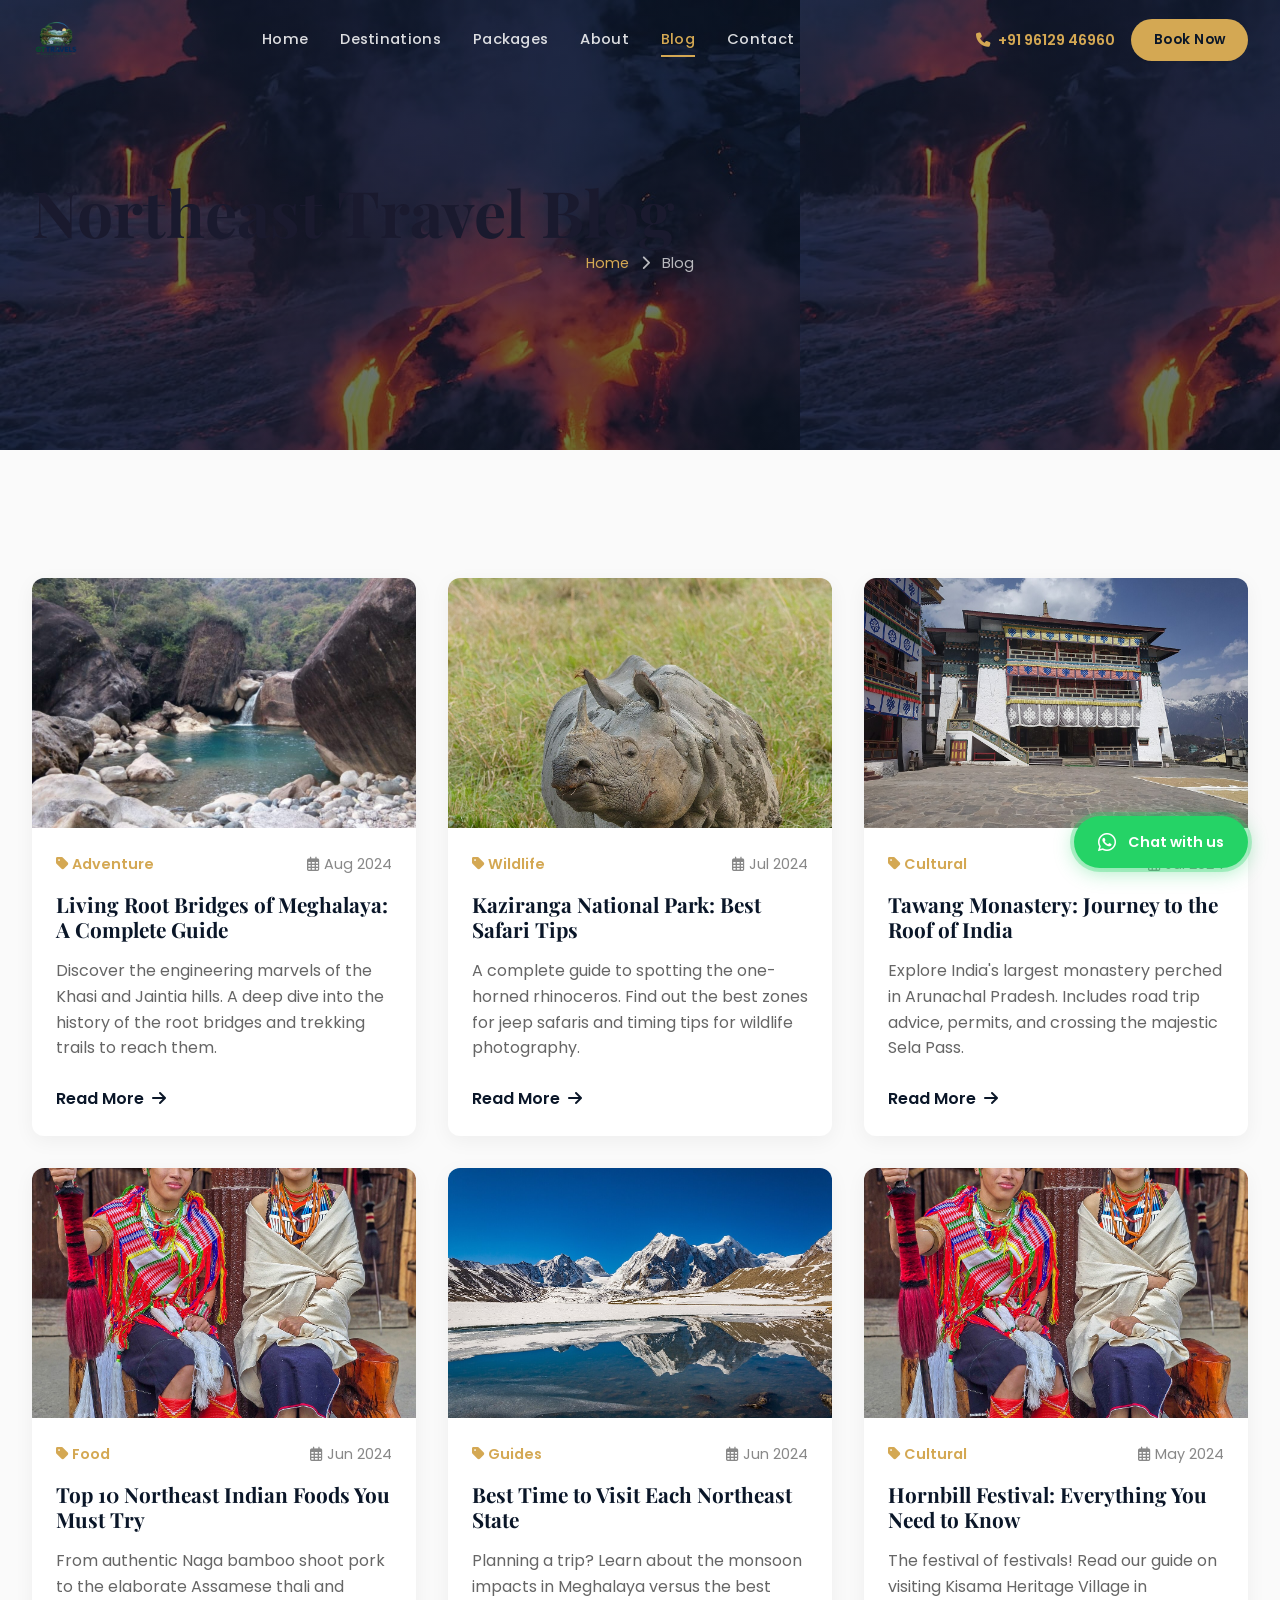
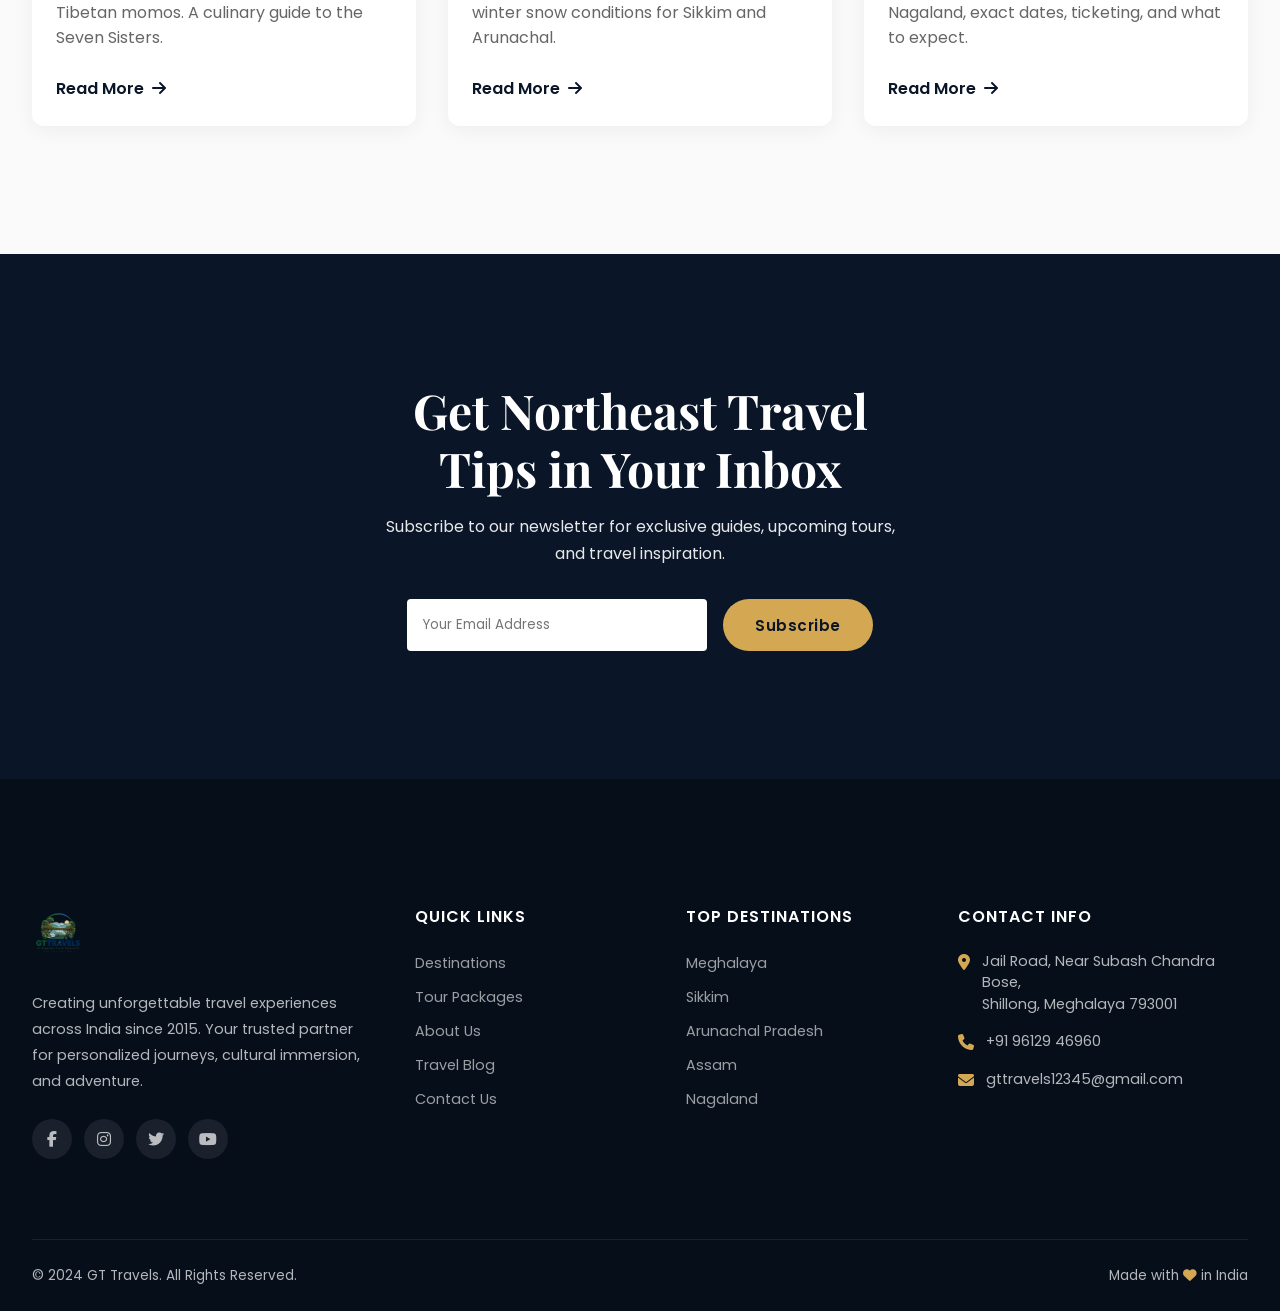
<file: blog.html>
<!DOCTYPE html>
<html lang="en">
<head>
  <meta charset="UTF-8">
  <meta name="viewport" content="width=device-width, initial-scale=1.0">
  <title>Northeast Travel Blog - GT Travels</title>
  <link rel="stylesheet" href="https://cdnjs.cloudflare.com/ajax/libs/font-awesome/6.5.1/css/all.min.css">
  <link rel="stylesheet" href="css/style.css?v=9">
</head>
<body>
  <nav class="navbar">
    <div class="container">
      <a href="index.html" class="nav-logo"><img src="images/logo.png" alt="GT Travels" class="nav-logo-img" style="height: 46px; max-height: 46px; width: auto; max-width: 140px; object-fit: contain; display: block;"></a>
      <div class="nav-links">
        <a href="index.html">Home</a>
        <a href="destinations.html">Destinations</a>
        <a href="packages.html">Packages</a>
        <a href="about.html">About</a>
        <a href="blog.html" class="active">Blog</a>
        <a href="contact.html">Contact</a>
      </div>
      <div class="nav-cta">
        <a href="tel:+919612946960" class="nav-phone"><i class="fas fa-phone"></i> +91 96129 46960</a>
        <a href="contact.html" class="btn btn-primary btn-sm">Book Now</a>
      </div>
      <button class="mobile-menu-btn" onclick="toggleMobileMenu()">
        <span></span><span></span><span></span>
      </button>
    </div>
  </nav>
  <div class="mobile-menu">
    <a href="index.html">Home</a>
    <a href="destinations.html">Destinations</a>
    <a href="packages.html">Packages</a>
    <a href="about.html">About</a>
    <a href="blog.html" class="active">Blog</a>
    <a href="contact.html">Contact</a>
    <a href="contact.html" class="btn btn-primary">Book Now</a>
  </div>

  <!-- Page Hero -->
  <header class="page-hero" style="background-image: linear-gradient(rgba(10, 22, 40, 0.6), rgba(10, 22, 40, 0.6)), url(images/meghalaya/krang-shuri.jpg);">
    <div class="container">
      <h1>Northeast Travel Blog</h1>
      <div class="breadcrumb">
        <a href="index.html">Home</a> <i class="fas fa-chevron-right"></i> <span>Blog</span>
      </div>
    </div>
  </header>

  <!-- Blog Grid -->
  <section class="section animate-on-scroll">
    <div class="container">
      <div style="display: grid; grid-template-columns: repeat(auto-fit, minmax(350px, 1fr)); gap: 2rem;">
        
        <!-- Post 1 -->
        <article style="background: white; border-radius: 12px; overflow: hidden; box-shadow: 0 5px 20px rgba(0,0,0,0.05); transition: transform 0.3s ease;">
          <a href="#" style="display: block; overflow: hidden;">
            <img src="images/meghalaya/double-decker.jpg" alt="Root Bridges" style="width: 100%; height: 250px; object-fit: cover; transition: transform 0.5s ease;" onmouseover="this.style.transform='scale(1.05)'" onmouseout="this.style.transform='scale(1)'">
          </a>
          <div style="padding: 1.5rem;">
            <div style="display: flex; justify-content: space-between; align-items: center; margin-bottom: 1rem; font-size: 0.9rem;">
              <span style="color: var(--secondary); font-weight: 600;"><i class="fas fa-tag"></i> Adventure</span>
              <span style="color: #888;"><i class="far fa-calendar-alt"></i> Aug 2024</span>
            </div>
            <h3 style="margin-bottom: 1rem; font-size: 1.3rem;"><a href="#" style="color: var(--primary); text-decoration: none;">Living Root Bridges of Meghalaya: A Complete Guide</a></h3>
            <p style="color: #666; margin-bottom: 1.5rem; line-height: 1.6;">Discover the engineering marvels of the Khasi and Jaintia hills. A deep dive into the history of the root bridges and trekking trails to reach them.</p>
            <a href="#" style="color: var(--primary); font-weight: 600; text-decoration: none; display: flex; align-items: center; gap: 0.5rem;">Read More <i class="fas fa-arrow-right"></i></a>
          </div>
        </article>

        <!-- Post 2 -->
        <article style="background: white; border-radius: 12px; overflow: hidden; box-shadow: 0 5px 20px rgba(0,0,0,0.05); transition: transform 0.3s ease;">
          <a href="#" style="display: block; overflow: hidden;">
            <img src="images/assam/kaziranga-rhino.jpg" alt="Kaziranga Safari" style="width: 100%; height: 250px; object-fit: cover; transition: transform 0.5s ease;" onmouseover="this.style.transform='scale(1.05)'" onmouseout="this.style.transform='scale(1)'">
          </a>
          <div style="padding: 1.5rem;">
            <div style="display: flex; justify-content: space-between; align-items: center; margin-bottom: 1rem; font-size: 0.9rem;">
              <span style="color: var(--secondary); font-weight: 600;"><i class="fas fa-tag"></i> Wildlife</span>
              <span style="color: #888;"><i class="far fa-calendar-alt"></i> Jul 2024</span>
            </div>
            <h3 style="margin-bottom: 1rem; font-size: 1.3rem;"><a href="#" style="color: var(--primary); text-decoration: none;">Kaziranga National Park: Best Safari Tips</a></h3>
            <p style="color: #666; margin-bottom: 1.5rem; line-height: 1.6;">A complete guide to spotting the one-horned rhinoceros. Find out the best zones for jeep safaris and timing tips for wildlife photography.</p>
            <a href="#" style="color: var(--primary); font-weight: 600; text-decoration: none; display: flex; align-items: center; gap: 0.5rem;">Read More <i class="fas fa-arrow-right"></i></a>
          </div>
        </article>

        <!-- Post 3 -->
        <article style="background: white; border-radius: 12px; overflow: hidden; box-shadow: 0 5px 20px rgba(0,0,0,0.05); transition: transform 0.3s ease;">
          <a href="#" style="display: block; overflow: hidden;">
            <img src="images/arunachal/tawang-monastery-exterior.jpg" alt="Tawang" style="width: 100%; height: 250px; object-fit: cover; transition: transform 0.5s ease;" onmouseover="this.style.transform='scale(1.05)'" onmouseout="this.style.transform='scale(1)'">
          </a>
          <div style="padding: 1.5rem;">
            <div style="display: flex; justify-content: space-between; align-items: center; margin-bottom: 1rem; font-size: 0.9rem;">
              <span style="color: var(--secondary); font-weight: 600;"><i class="fas fa-tag"></i> Cultural</span>
              <span style="color: #888;"><i class="far fa-calendar-alt"></i> Jul 2024</span>
            </div>
            <h3 style="margin-bottom: 1rem; font-size: 1.3rem;"><a href="#" style="color: var(--primary); text-decoration: none;">Tawang Monastery: Journey to the Roof of India</a></h3>
            <p style="color: #666; margin-bottom: 1.5rem; line-height: 1.6;">Explore India's largest monastery perched in Arunachal Pradesh. Includes road trip advice, permits, and crossing the majestic Sela Pass.</p>
            <a href="#" style="color: var(--primary); font-weight: 600; text-decoration: none; display: flex; align-items: center; gap: 0.5rem;">Read More <i class="fas fa-arrow-right"></i></a>
          </div>
        </article>

        <!-- Post 4 -->
        <article style="background: white; border-radius: 12px; overflow: hidden; box-shadow: 0 5px 20px rgba(0,0,0,0.05); transition: transform 0.3s ease;">
          <a href="#" style="display: block; overflow: hidden;">
            <img src="images/nagaland/kisama.jpg" alt="Northeast Food & Culture" style="width: 100%; height: 250px; object-fit: cover; transition: transform 0.5s ease;" onmouseover="this.style.transform='scale(1.05)'" onmouseout="this.style.transform='scale(1)'">
          </a>
          <div style="padding: 1.5rem;">
            <div style="display: flex; justify-content: space-between; align-items: center; margin-bottom: 1rem; font-size: 0.9rem;">
              <span style="color: var(--secondary); font-weight: 600;"><i class="fas fa-tag"></i> Food</span>
              <span style="color: #888;"><i class="far fa-calendar-alt"></i> Jun 2024</span>
            </div>
            <h3 style="margin-bottom: 1rem; font-size: 1.3rem;"><a href="#" style="color: var(--primary); text-decoration: none;">Top 10 Northeast Indian Foods You Must Try</a></h3>
            <p style="color: #666; margin-bottom: 1.5rem; line-height: 1.6;">From authentic Naga bamboo shoot pork to the elaborate Assamese thali and Tibetan momos. A culinary guide to the Seven Sisters.</p>
            <a href="#" style="color: var(--primary); font-weight: 600; text-decoration: none; display: flex; align-items: center; gap: 0.5rem;">Read More <i class="fas fa-arrow-right"></i></a>
          </div>
        </article>

        <!-- Post 5 -->
        <article style="background: white; border-radius: 12px; overflow: hidden; box-shadow: 0 5px 20px rgba(0,0,0,0.05); transition: transform 0.3s ease;">
          <a href="#" style="display: block; overflow: hidden;">
            <img src="images/sikkim/gurudongmar-lake.jpg" alt="Seasons" style="width: 100%; height: 250px; object-fit: cover; transition: transform 0.5s ease;" onmouseover="this.style.transform='scale(1.05)'" onmouseout="this.style.transform='scale(1)'">
          </a>
          <div style="padding: 1.5rem;">
            <div style="display: flex; justify-content: space-between; align-items: center; margin-bottom: 1rem; font-size: 0.9rem;">
              <span style="color: var(--secondary); font-weight: 600;"><i class="fas fa-tag"></i> Guides</span>
              <span style="color: #888;"><i class="far fa-calendar-alt"></i> Jun 2024</span>
            </div>
            <h3 style="margin-bottom: 1rem; font-size: 1.3rem;"><a href="#" style="color: var(--primary); text-decoration: none;">Best Time to Visit Each Northeast State</a></h3>
            <p style="color: #666; margin-bottom: 1.5rem; line-height: 1.6;">Planning a trip? Learn about the monsoon impacts in Meghalaya versus the best winter snow conditions for Sikkim and Arunachal.</p>
            <a href="#" style="color: var(--primary); font-weight: 600; text-decoration: none; display: flex; align-items: center; gap: 0.5rem;">Read More <i class="fas fa-arrow-right"></i></a>
          </div>
        </article>

        <!-- Post 6 -->
        <article style="background: white; border-radius: 12px; overflow: hidden; box-shadow: 0 5px 20px rgba(0,0,0,0.05); transition: transform 0.3s ease;">
          <a href="#" style="display: block; overflow: hidden;">
            <img src="images/nagaland/kisama.jpg" alt="Hornbill Festival" style="width: 100%; height: 250px; object-fit: cover; transition: transform 0.5s ease;" onmouseover="this.style.transform='scale(1.05)'" onmouseout="this.style.transform='scale(1)'">
          </a>
          <div style="padding: 1.5rem;">
            <div style="display: flex; justify-content: space-between; align-items: center; margin-bottom: 1rem; font-size: 0.9rem;">
              <span style="color: var(--secondary); font-weight: 600;"><i class="fas fa-tag"></i> Cultural</span>
              <span style="color: #888;"><i class="far fa-calendar-alt"></i> May 2024</span>
            </div>
            <h3 style="margin-bottom: 1rem; font-size: 1.3rem;"><a href="#" style="color: var(--primary); text-decoration: none;">Hornbill Festival: Everything You Need to Know</a></h3>
            <p style="color: #666; margin-bottom: 1.5rem; line-height: 1.6;">The festival of festivals! Read our guide on visiting Kisama Heritage Village in Nagaland, exact dates, ticketing, and what to expect.</p>
            <a href="#" style="color: var(--primary); font-weight: 600; text-decoration: none; display: flex; align-items: center; gap: 0.5rem;">Read More <i class="fas fa-arrow-right"></i></a>
          </div>
        </article>

      </div>
    </div>
  </section>

  <!-- Newsletter CTA -->
  <section class="section animate-on-scroll" style="background-color: var(--primary); color: white; text-align: center;">
    <div class="container" style="max-width: 600px;">
      <h2 style="color: white; margin-bottom: 1rem;">Get Northeast Travel Tips in Your Inbox</h2>
      <p style="margin-bottom: 2rem; opacity: 0.9;">Subscribe to our newsletter for exclusive guides, upcoming tours, and travel inspiration.</p>
      <form style="display: flex; gap: 1rem; justify-content: center;">
        <input type="email" placeholder="Your Email Address" style="padding: 1rem; border-radius: 4px; border: none; width: 100%; max-width: 300px; outline: none;">
        <button type="submit" class="btn btn-primary" style="background-color: var(--secondary); color: var(--primary);">Subscribe</button>
      </form>
    </div>
  </section>

  <!-- Footer -->
  <footer class="footer">
    <div class="container">
      <div class="footer-grid">
        <div class="footer-brand"><a href="index.html" class="nav-logo"><img src="images/logo.png" alt="GT Travels" class="nav-logo-img" style="height: 52px; max-height: 52px; width: auto; max-width: 160px; object-fit: contain; display: block; margin-bottom: 1rem;"></a>
          <p>Creating unforgettable travel experiences across India since 2015. Your trusted partner for personalized journeys, cultural immersion, and adventure.</p>
          <div class="footer-social">
            <a href="#"><i class="fab fa-facebook-f"></i></a>
            <a href="#"><i class="fab fa-instagram"></i></a>
            <a href="#"><i class="fab fa-twitter"></i></a>
            <a href="#"><i class="fab fa-youtube"></i></a>
          </div>
        </div>
        <div class="footer-column">
          <h4>Quick Links</h4>
          <ul>
            <li><a href="destinations.html">Destinations</a></li>
            <li><a href="packages.html">Tour Packages</a></li>
            <li><a href="about.html">About Us</a></li>
            <li><a href="blog.html">Travel Blog</a></li>
            <li><a href="contact.html">Contact Us</a></li>
          </ul>
        </div>
        <div class="footer-column">
          <h4>Top Destinations</h4>
          <ul>
            <li><a href="packages.html">Meghalaya</a></li>
            <li><a href="packages.html">Sikkim</a></li>
            <li><a href="packages.html">Arunachal Pradesh</a></li>
            <li><a href="packages.html">Assam</a></li>
            <li><a href="packages.html">Nagaland</a></li>
          </ul>
        </div>
        <div class="footer-column">
          <h4>Contact Info</h4>
          <ul class="footer-contact">
            <li><i class="fas fa-map-marker-alt"></i><span>Jail Road, Near Subash Chandra Bose,<br>Shillong, Meghalaya 793001</span></li>
            <li><i class="fas fa-phone"></i><span>+91 96129 46960</span></li>
            <li><i class="fas fa-envelope"></i><span>gttravels12345@gmail.com</span></li>
          </ul>
        </div>
      </div>
      <div class="footer-bottom">
        <p>&copy; 2024 GT Travels. All Rights Reserved.</p>
        <p>Made with <i class="fas fa-heart" style="color: var(--secondary);"></i> in India</p>
      </div>
    </div>
  </footer>

  <!-- WhatsApp Float -->
  <div class="whatsapp-float">
    <div class="whatsapp-pulse"></div>
    <a href="https://wa.me/919612946960?text=Hi! I'm interested in your tour packages." target="_blank">
      <i class="fab fa-whatsapp"></i>
      <span>Chat with us</span>
    </a>
  </div>

  <!-- Scroll to Top -->
  <div class="scroll-top" onclick="scrollToTop()">
    <i class="fas fa-arrow-up"></i>
  </div>

  <!-- Page Loader -->
  <div class="page-loader">
    <div class="loader-spinner"></div>
  </div>

  <script src="js/main.js"></script>
  <script src="js/animations.js"></script>
<script src="js/forms.js"></script>
</body>
</html>
</file>
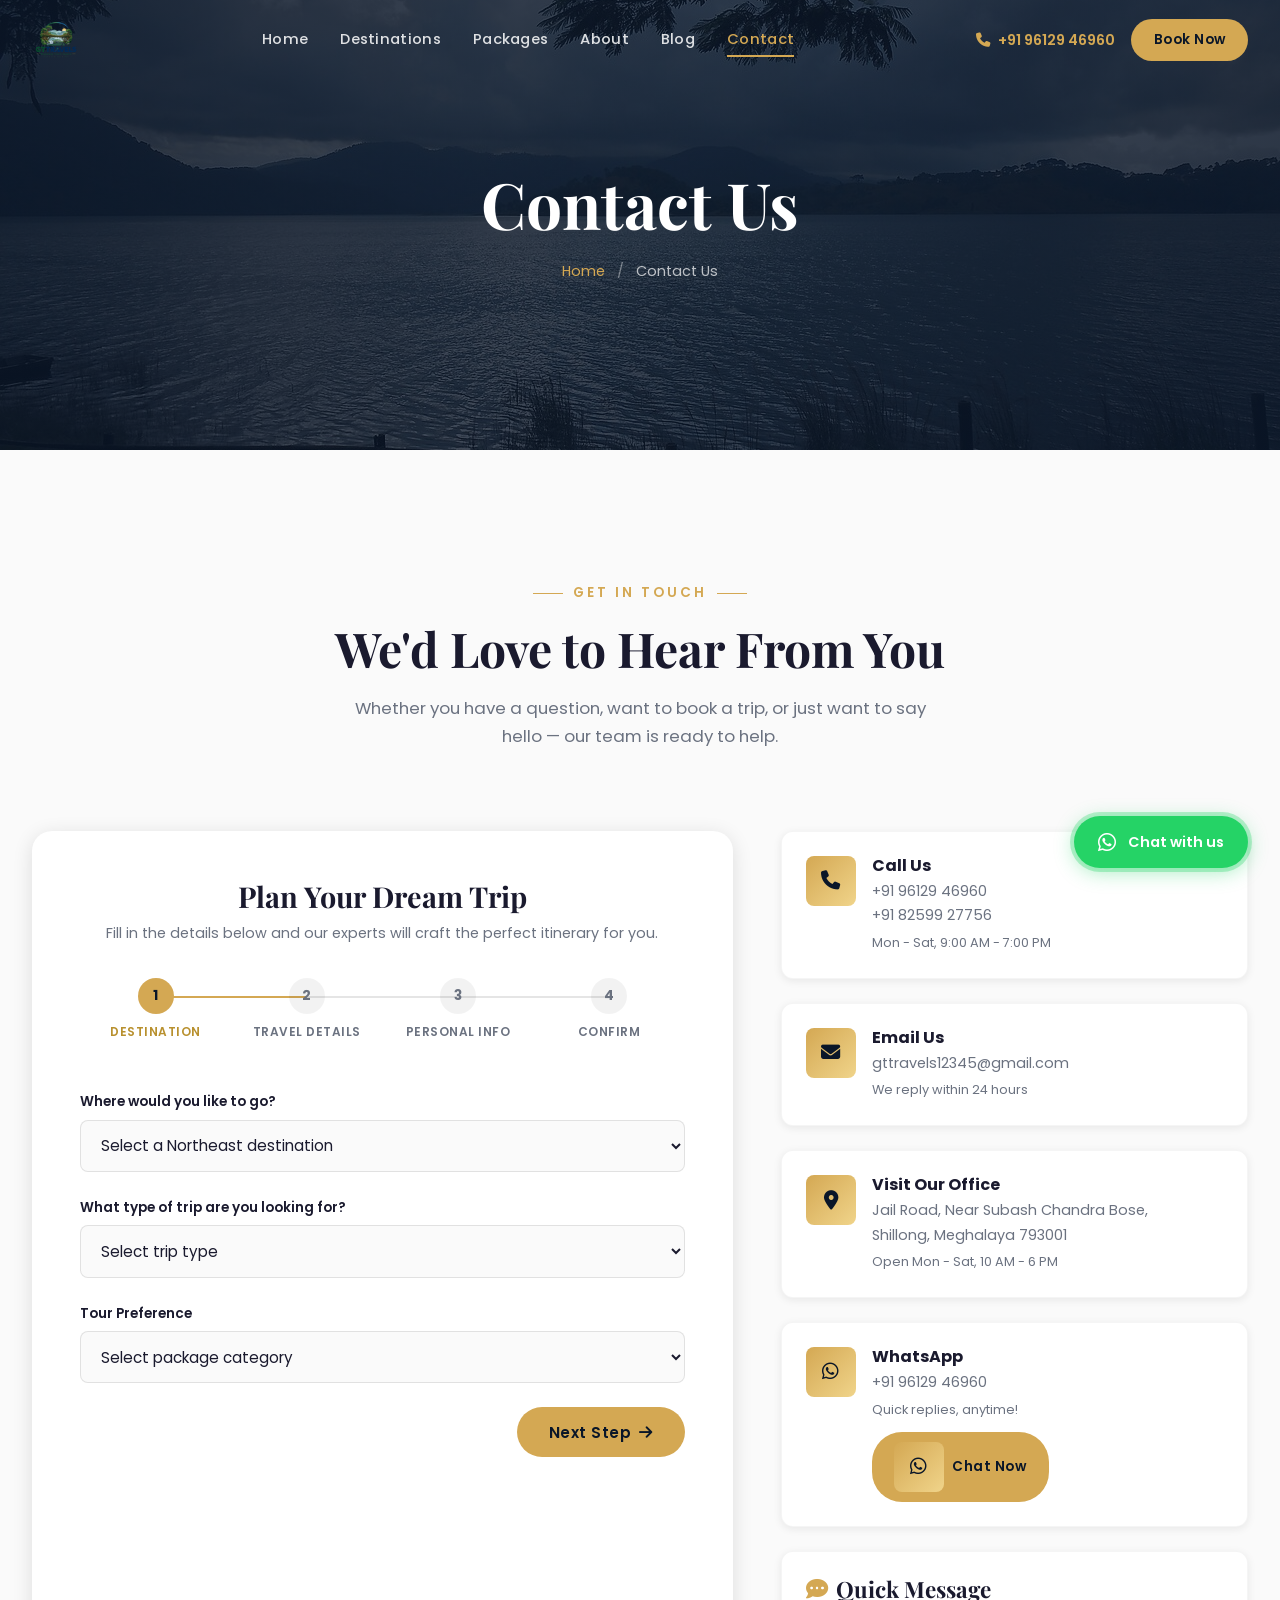
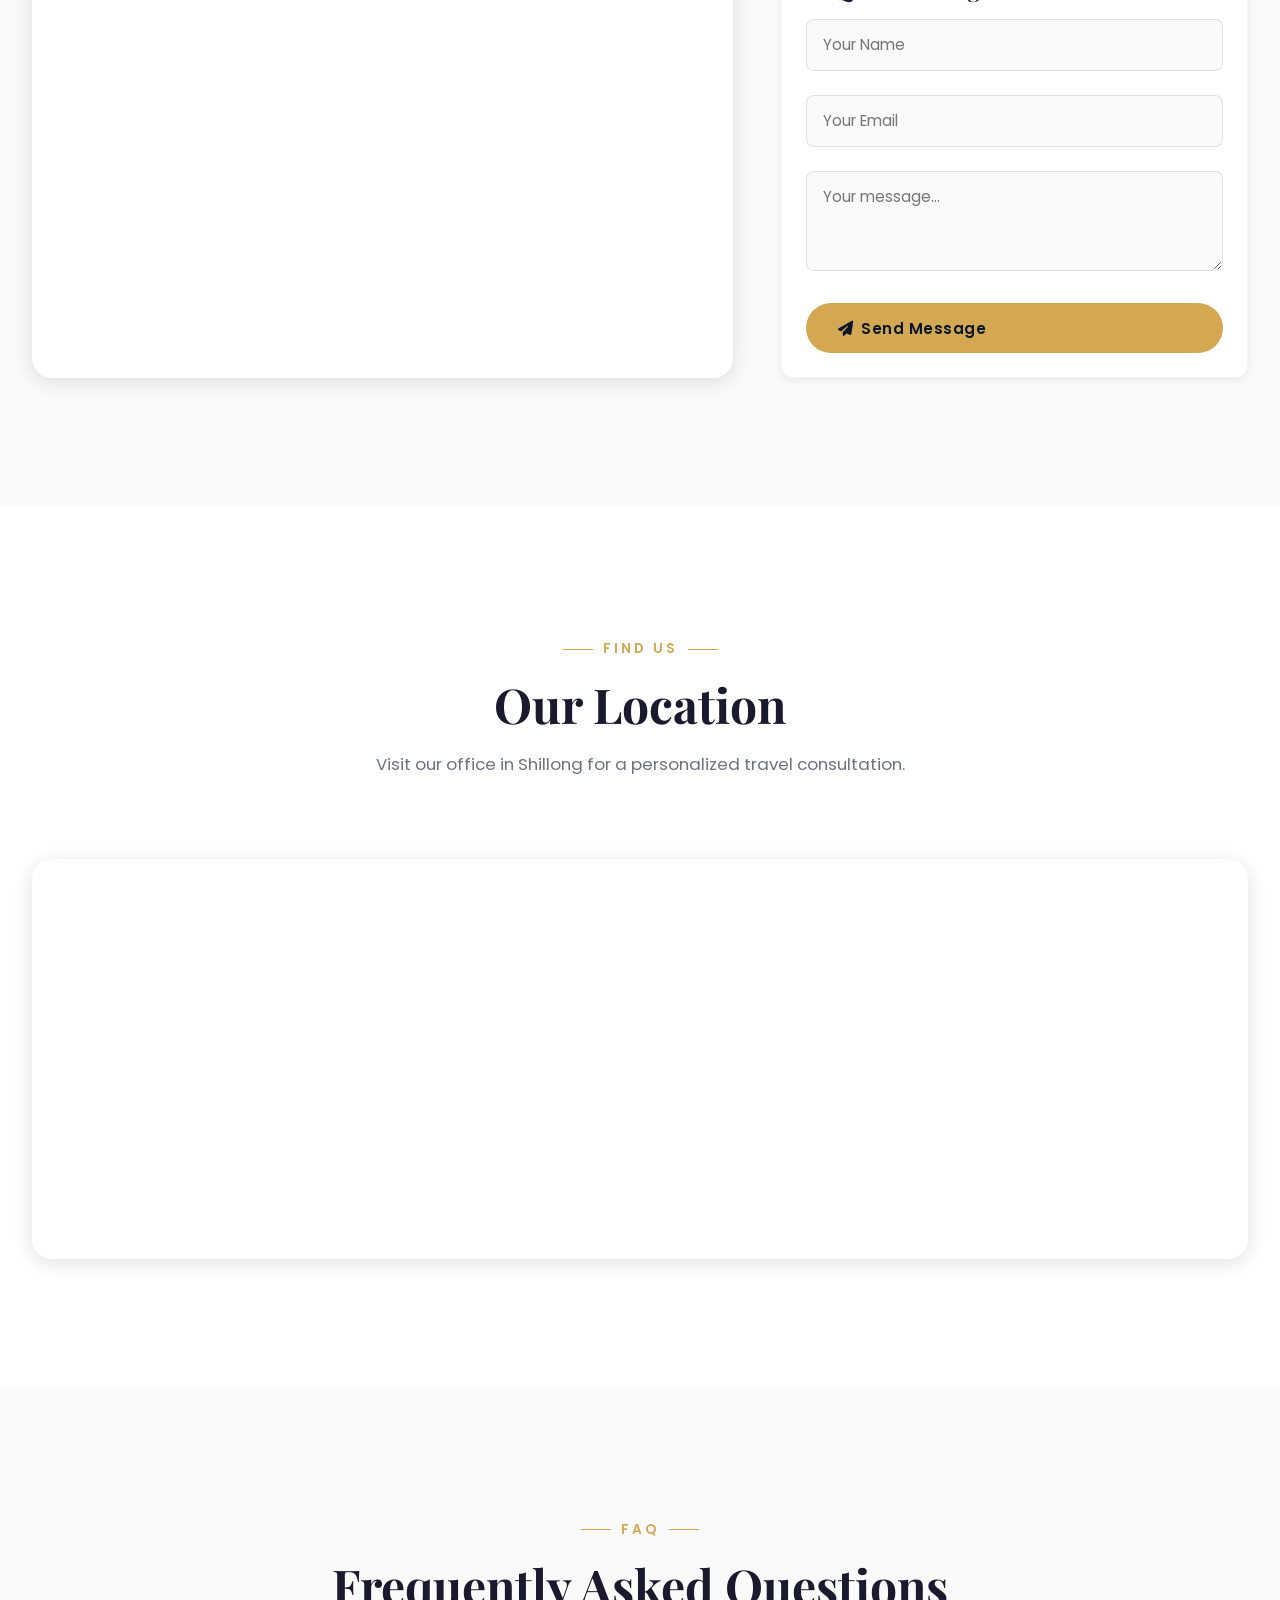
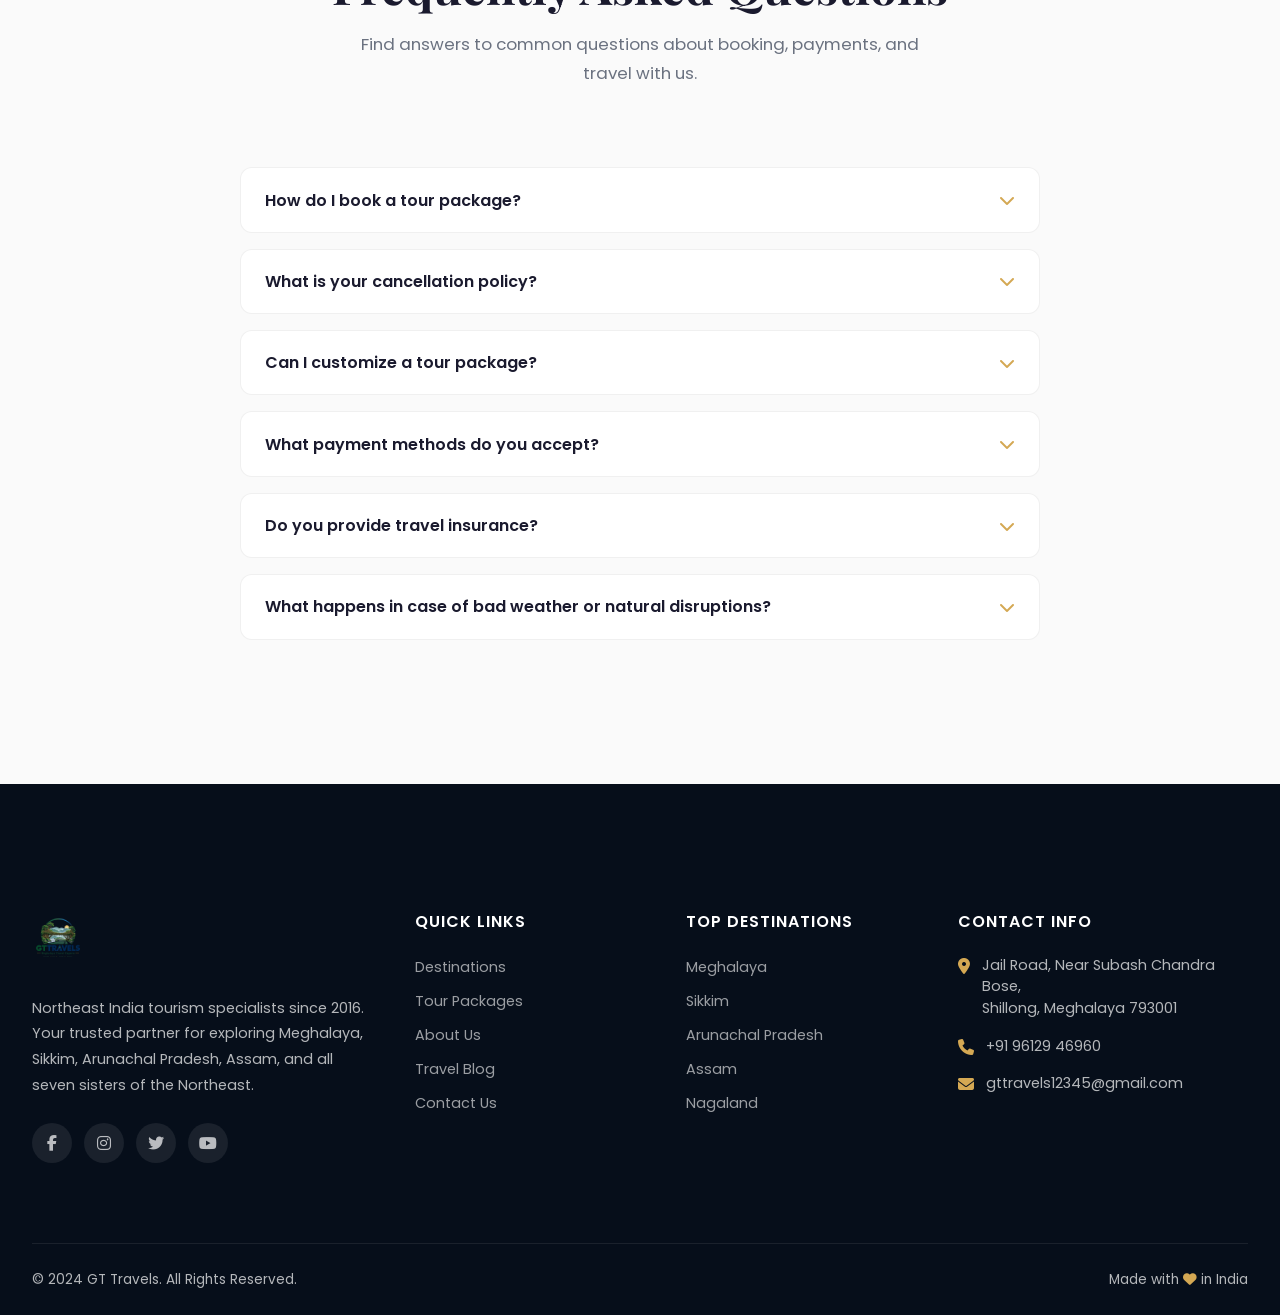
<file: contact.html>
<!DOCTYPE html>
<html lang="en">
<head>
  <meta charset="UTF-8">
  <meta name="viewport" content="width=device-width, initial-scale=1.0">
  <meta name="description" content="Contact GT Travels — Northeast India tourism specialists. Plan your dream trip to Meghalaya, Sikkim, Arunachal Pradesh, Assam and more.">
  <title>Contact Us | GT Travels</title>
  <link rel="stylesheet" href="https://cdnjs.cloudflare.com/ajax/libs/font-awesome/6.5.1/css/all.min.css">
  <link rel="stylesheet" href="css/style.css?v=9">
</head>
<body>

  <!-- Navigation -->
  <nav class="navbar">
    <div class="container">
      <a href="index.html" class="nav-logo"><img src="images/logo.png" alt="GT Travels" class="nav-logo-img" style="height: 46px; max-height: 46px; width: auto; max-width: 140px; object-fit: contain; display: block;"></a>
      <div class="nav-links">
        <a href="index.html">Home</a>
        <a href="destinations.html">Destinations</a>
        <a href="packages.html">Packages</a>
        <a href="about.html">About</a>
        <a href="blog.html">Blog</a>
        <a href="contact.html" class="active">Contact</a>
      </div>
      <div class="nav-cta">
        <a href="tel:+919612946960" class="nav-phone"><i class="fas fa-phone"></i> +91 96129 46960</a>
        <a href="contact.html" class="btn btn-primary btn-sm">Book Now</a>
      </div>
      <button class="mobile-menu-btn" onclick="toggleMobileMenu()">
        <span></span><span></span><span></span>
      </button>
    </div>
  </nav>
  <div class="mobile-menu">
    <a href="index.html">Home</a>
    <a href="destinations.html">Destinations</a>
    <a href="packages.html">Packages</a>
    <a href="about.html">About</a>
    <a href="blog.html">Blog</a>
    <a href="contact.html">Contact</a>
    <a href="contact.html" class="btn btn-primary">Book Now</a>
  </div>

  <!-- Page Hero -->
  <section class="page-hero">
    <div class="hero-bg">
      <img src="images/meghalaya/umiam-lake.jpg" alt="Contact Us - Shillong, Meghalaya">
    </div>
    <div class="hero-overlay"></div>
    <div class="page-hero-content">
      <h1>Contact Us</h1>
      <div class="breadcrumb">
        <a href="index.html">Home</a>
        <span class="separator">/</span>
        <span>Contact Us</span>
      </div>
    </div>
  </section>

  <!-- Contact Section -->
  <section class="section">
    <div class="container">
      <div class="section-header animate-on-scroll">
        <span class="section-label">Get In Touch</span>
        <h2>We'd Love to Hear From You</h2>
        <p>Whether you have a question, want to book a trip, or just want to say hello — our team is ready to help.</p>
      </div>

      <div class="contact-grid">
        <!-- Multi-step Inquiry Form -->
        <div class="multi-step-form animate-on-scroll">
          <h3 style="margin-bottom: 0.5rem; text-align: center;">Plan Your Dream Trip</h3>
          <p style="text-align: center; color: var(--text-light); margin-bottom: 2rem; font-size: 0.9rem;">Fill in the details below and our experts will craft the perfect itinerary for you.</p>

          <div class="step-indicators">
            <div class="step-indicator active">
              <div class="step-circle">1</div>
              <span class="step-label">Destination</span>
            </div>
            <div class="step-indicator">
              <div class="step-circle">2</div>
              <span class="step-label">Travel Details</span>
            </div>
            <div class="step-indicator">
              <div class="step-circle">3</div>
              <span class="step-label">Personal Info</span>
            </div>
            <div class="step-indicator">
              <div class="step-circle">4</div>
              <span class="step-label">Confirm</span>
            </div>
          </div>

          <!-- Step 1: Destination -->
          <div class="form-step active">
            <div class="form-group">
              <label>Where would you like to go?</label>
              <select>
                <option value="">Select a Northeast destination</option>
                <option value="meghalaya">Meghalaya</option>
                <option value="sikkim">Sikkim & Darjeeling</option>
                <option value="arunachal">Arunachal Pradesh</option>
                <option value="assam">Assam</option>
                <option value="nagaland">Nagaland</option>
                <option value="manipur">Manipur</option>
                <option value="mizoram">Mizoram</option>
                <option value="tripura">Tripura</option>
                <option value="multi">Multi-State NE Circuit</option>
                <option value="other">Other / Not Sure</option>
              </select>
            </div>
            <div class="form-group">
              <label>What type of trip are you looking for?</label>
              <select>
                <option value="">Select trip type</option>
                <option value="cultural">Cultural & Heritage</option>
                <option value="adventure">Adventure & Trekking</option>
                <option value="beach">Beach & Relaxation</option>
                <option value="honeymoon">Honeymoon & Romantic</option>
                <option value="family">Family Vacation</option>
                <option value="pilgrimage">Pilgrimage & Spiritual</option>
                <option value="wildlife">Wildlife & Nature</option>
              </select>
            </div>
            <div class="form-group">
              <label>Tour Preference</label>
              <select>
                <option value="">Select package category</option>
                <option value="standard">Standard / Budget Friendly</option>
                <option value="deluxe">Deluxe / Comfort</option>
                <option value="premium">Premium / Luxury</option>
                <option value="custom">Customized Itinerary</option>
              </select>
            </div>
            <div style="text-align: right; margin-top: 1.5rem;">
              <button class="btn btn-primary btn-next-step">Next Step <i class="fas fa-arrow-right"></i></button>
            </div>
          </div>

          <!-- Step 2: Travel Details -->
          <div class="form-step">
            <div class="form-row">
              <div class="form-group">
                <label>Travel Start Date</label>
                <input type="date">
              </div>
              <div class="form-group">
                <label>Travel End Date</label>
                <input type="date">
              </div>
            </div>
            <div class="form-row">
              <div class="form-group">
                <label>Number of Adults</label>
                <select>
                  <option value="1">1 Adult</option>
                  <option value="2" selected>2 Adults</option>
                  <option value="3">3 Adults</option>
                  <option value="4">4 Adults</option>
                  <option value="5">5 Adults</option>
                  <option value="6+">6+ Adults</option>
                </select>
              </div>
              <div class="form-group">
                <label>Number of Children</label>
                <select>
                  <option value="0" selected>No Children</option>
                  <option value="1">1 Child</option>
                  <option value="2">2 Children</option>
                  <option value="3">3 Children</option>
                  <option value="4+">4+ Children</option>
                </select>
              </div>
            </div>
            <div class="form-group">
              <label>Accommodation Preference</label>
              <select>
                <option value="">Select preference</option>
                <option value="budget">Budget (2-3 Star)</option>
                <option value="mid">Mid-Range (3-4 Star)</option>
                <option value="luxury">Luxury (4-5 Star)</option>
                <option value="heritage">Heritage Properties</option>
                <option value="homestay">Homestays & Boutique</option>
              </select>
            </div>
            <div class="form-group">
              <label>Special Requirements (optional)</label>
              <textarea placeholder="Any dietary requirements, accessibility needs, special occasions, or specific places you want to visit..."></textarea>
            </div>
            <div style="display: flex; justify-content: space-between; margin-top: 1.5rem;">
              <button class="btn btn-outline btn-prev-step"><i class="fas fa-arrow-left"></i> Previous</button>
              <button class="btn btn-primary btn-next-step">Next Step <i class="fas fa-arrow-right"></i></button>
            </div>
          </div>

          <!-- Step 3: Personal Info -->
          <div class="form-step">
            <div class="form-row">
              <div class="form-group">
                <label>Full Name *</label>
                <input type="text" placeholder="Your full name" required>
              </div>
              <div class="form-group">
                <label>Phone Number *</label>
                <input type="tel" placeholder="+91 XXXXX XXXXX" required>
              </div>
            </div>
            <div class="form-group">
              <label>Email Address *</label>
              <input type="email" placeholder="your@email.com" required>
            </div>
            <div class="form-group">
              <label>City</label>
              <input type="text" placeholder="Your city">
            </div>
            <div class="form-group">
              <label>How did you hear about us?</label>
              <select>
                <option value="">Select</option>
                <option value="google">Google Search</option>
                <option value="social">Social Media</option>
                <option value="friend">Friend / Family</option>
                <option value="blog">Blog / Article</option>
                <option value="other">Other</option>
              </select>
            </div>
            <div style="display: flex; justify-content: space-between; margin-top: 1.5rem;">
              <button class="btn btn-outline btn-prev-step"><i class="fas fa-arrow-left"></i> Previous</button>
              <button class="btn btn-primary btn-next-step">Review & Submit <i class="fas fa-arrow-right"></i></button>
            </div>
          </div>

          <!-- Step 4: Confirmation -->
          <div class="form-step">
            <div style="text-align: center; padding: 2rem 0;">
              <div style="width: 80px; height: 80px; background: linear-gradient(135deg, var(--secondary), var(--secondary-light)); border-radius: 50%; display: flex; align-items: center; justify-content: center; margin: 0 auto 1.5rem;">
                <i class="fas fa-paper-plane" style="font-size: 2rem; color: var(--primary);"></i>
              </div>
              <h3>Ready to Submit?</h3>
              <p style="color: var(--text-light); max-width: 400px; margin: 0.5rem auto 2rem;">Our travel experts will review your request and get back to you within 24 hours with a personalized itinerary!</p>
              <div style="display: flex; justify-content: center; gap: 1rem; flex-wrap: wrap;">
                <button class="btn btn-outline btn-prev-step"><i class="fas fa-arrow-left"></i> Go Back</button>
                <button class="btn btn-primary btn-lg" onclick="alert('Thank you! 🎉 Your inquiry has been submitted. Our team will contact you within 24 hours.'); location.reload();">
                  <i class="fas fa-check"></i> Submit Inquiry
                </button>
              </div>
            </div>
          </div>
        </div>

        <!-- Contact Information Cards -->
        <div class="contact-info-cards animate-on-scroll">
          <div class="contact-info-card">
            <i class="fas fa-phone"></i>
            <div>
              <h4>Call Us</h4>
              <p>+91 96129 46960<br>+91 82599 27756</p>
              <p style="font-size: 0.8rem; margin-top: 0.25rem;">Mon - Sat, 9:00 AM - 7:00 PM</p>
            </div>
          </div>

          <div class="contact-info-card">
            <i class="fas fa-envelope"></i>
            <div>
              <h4>Email Us</h4>
              <p>gttravels12345@gmail.com</p>
              <p style="font-size: 0.8rem; margin-top: 0.25rem;">We reply within 24 hours</p>
            </div>
          </div>

          <div class="contact-info-card">
            <i class="fas fa-map-marker-alt"></i>
            <div>
              <h4>Visit Our Office</h4>
              <p>Jail Road, Near Subash Chandra Bose,<br>Shillong, Meghalaya 793001</p>
              <p style="font-size: 0.8rem; margin-top: 0.25rem;">Open Mon - Sat, 10 AM - 6 PM</p>
            </div>
          </div>

          <div class="contact-info-card">
            <i class="fab fa-whatsapp"></i>
            <div>
              <h4>WhatsApp</h4>
              <p>+91 96129 46960</p>
              <p style="font-size: 0.8rem; margin-top: 0.25rem;">Quick replies, anytime!</p>
              <a href="https://wa.me/919612946960" target="_blank" class="btn btn-sm btn-primary" style="margin-top: 0.75rem;">
                <i class="fab fa-whatsapp"></i> Chat Now
              </a>
            </div>
          </div>

          <!-- Quick Contact Form -->
          <div style="background: var(--bg-white); border-radius: var(--radius-md); padding: 1.5rem; box-shadow: var(--shadow-sm); border: 1px solid rgba(0,0,0,0.04);">
            <h4 style="margin-bottom: 1rem; display: flex; align-items: center; gap: 0.5rem;">
              <i class="fas fa-comment-dots" style="color: var(--secondary);"></i> Quick Message
            </h4>
            <form id="contact-form">
              <div class="form-group">
                <input type="text" placeholder="Your Name" required>
              </div>
              <div class="form-group">
                <input type="email" placeholder="Your Email" required>
              </div>
              <div class="form-group">
                <textarea placeholder="Your message..." style="min-height: 100px;"></textarea>
              </div>
              <button type="submit" class="btn btn-primary" style="width: 100%;">
                <i class="fas fa-paper-plane"></i> Send Message
              </button>
            </form>
          </div>
        </div>
      </div>
    </div>
  </section>

  <!-- Map Section -->
  <section class="section section-alt">
    <div class="container">
      <div class="section-header animate-on-scroll">
        <span class="section-label">Find Us</span>
        <h2>Our Location</h2>
        <p>Visit our office in Shillong for a personalized travel consultation.</p>
      </div>
      <div class="map-wrapper animate-on-scroll">
        <iframe src="https://www.google.com/maps/embed?pb=!1m18!1m12!1m3!1d3598.5!2d91.8826!3d25.5788!2m3!1f0!2f0!3f0!3m2!1i1024!2i768!4f13.1!3m3!1m2!1s0x3750000000000000%3A0x0!2sJail%20Road%2C%20Shillong%2C%20Meghalaya%20793001!5e0!3m2!1sen!2sin!4v1635000000000!5m2!1sen!2sin" allowfullscreen="" loading="lazy"></iframe>
      </div>
    </div>
  </section>

  <!-- FAQ Section -->
  <section class="section">
    <div class="container">
      <div class="section-header animate-on-scroll">
        <span class="section-label">FAQ</span>
        <h2>Frequently Asked Questions</h2>
        <p>Find answers to common questions about booking, payments, and travel with us.</p>
      </div>

      <div style="max-width: 800px; margin: 0 auto;" class="animate-on-scroll">
        <div class="faq-item">
          <button class="faq-question">
            How do I book a tour package?
            <i class="fas fa-chevron-down"></i>
          </button>
          <div class="faq-answer">
            <div class="faq-answer-inner">
              You can book a tour package by filling out the inquiry form above, calling us directly at +91 96129 46960, or sending us a WhatsApp message. Our travel experts will get back to you within 24 hours with a customized itinerary and quote.
            </div>
          </div>
        </div>

        <div class="faq-item">
          <button class="faq-question">
            What is your cancellation policy?
            <i class="fas fa-chevron-down"></i>
          </button>
          <div class="faq-answer">
            <div class="faq-answer-inner">
              Cancellations made 30+ days before departure receive a full refund minus processing fees. 15-30 days: 50% refund. Less than 15 days: no refund. We recommend purchasing travel insurance for added protection.
            </div>
          </div>
        </div>

        <div class="faq-item">
          <button class="faq-question">
            Can I customize a tour package?
            <i class="fas fa-chevron-down"></i>
          </button>
          <div class="faq-answer">
            <div class="faq-answer-inner">
              Absolutely! All our packages are fully customizable. You can modify the itinerary, accommodation, duration, and activities based on your preferences. Just let us know your requirements and we'll create a tailor-made experience.
            </div>
          </div>
        </div>

        <div class="faq-item">
          <button class="faq-question">
            What payment methods do you accept?
            <i class="fas fa-chevron-down"></i>
          </button>
          <div class="faq-answer">
            <div class="faq-answer-inner">
              We accept bank transfers (NEFT/RTGS/IMPS), credit/debit cards, UPI payments, and EMI options through select banks. A 30% advance is required to confirm your booking, with the remaining balance due 15 days before departure.
            </div>
          </div>
        </div>

        <div class="faq-item">
          <button class="faq-question">
            Do you provide travel insurance?
            <i class="fas fa-chevron-down"></i>
          </button>
          <div class="faq-answer">
            <div class="faq-answer-inner">
              While travel insurance is not included in our standard packages, we highly recommend it and can help you purchase a comprehensive travel insurance policy through our partner providers at competitive rates.
            </div>
          </div>
        </div>

        <div class="faq-item">
          <button class="faq-question">
            What happens in case of bad weather or natural disruptions?
            <i class="fas fa-chevron-down"></i>
          </button>
          <div class="faq-answer">
            <div class="faq-answer-inner">
              In case of weather-related disruptions, our on-ground team will rearrange your itinerary with alternative activities or extend your stay as needed. We prioritize your safety and comfort above all else. Our 24/7 support team is always available to assist.
            </div>
          </div>
        </div>
      </div>
    </div>
  </section>

  <!-- Footer -->
  <footer class="footer">
    <div class="container">
      <div class="footer-grid">
        <div class="footer-brand"><a href="index.html" class="nav-logo"><img src="images/logo.png" alt="GT Travels" class="nav-logo-img" style="height: 52px; max-height: 52px; width: auto; max-width: 160px; object-fit: contain; display: block; margin-bottom: 1rem;"></a>
          <p>Northeast India tourism specialists since 2016. Your trusted partner for exploring Meghalaya, Sikkim, Arunachal Pradesh, Assam, and all seven sisters of the Northeast.</p>
          <div class="footer-social">
            <a href="#"><i class="fab fa-facebook-f"></i></a>
            <a href="#"><i class="fab fa-instagram"></i></a>
            <a href="#"><i class="fab fa-twitter"></i></a>
            <a href="#"><i class="fab fa-youtube"></i></a>
          </div>
        </div>
        <div class="footer-column">
          <h4>Quick Links</h4>
          <ul>
            <li><a href="destinations.html">Destinations</a></li>
            <li><a href="packages.html">Tour Packages</a></li>
            <li><a href="about.html">About Us</a></li>
            <li><a href="blog.html">Travel Blog</a></li>
            <li><a href="contact.html">Contact Us</a></li>
          </ul>
        </div>
        <div class="footer-column">
          <h4>Top Destinations</h4>
          <ul>
            <li><a href="packages.html">Meghalaya</a></li>
            <li><a href="packages.html">Sikkim</a></li>
            <li><a href="packages.html">Arunachal Pradesh</a></li>
            <li><a href="packages.html">Assam</a></li>
            <li><a href="packages.html">Nagaland</a></li>
          </ul>
        </div>
        <div class="footer-column">
          <h4>Contact Info</h4>
          <ul class="footer-contact">
            <li><i class="fas fa-map-marker-alt"></i><span>Jail Road, Near Subash Chandra Bose,<br>Shillong, Meghalaya 793001</span></li>
            <li><i class="fas fa-phone"></i><span>+91 96129 46960</span></li>
            <li><i class="fas fa-envelope"></i><span>gttravels12345@gmail.com</span></li>
          </ul>
        </div>
      </div>
      <div class="footer-bottom">
        <p>&copy; 2024 GT Travels. All Rights Reserved.</p>
        <p>Made with <i class="fas fa-heart" style="color: var(--secondary);"></i> in India</p>
      </div>
    </div>
  </footer>

  <!-- WhatsApp Float -->
  <div class="whatsapp-float">
    <div class="whatsapp-pulse"></div>
    <a href="https://wa.me/919612946960?text=Hi! I'm interested in your Northeast India tour packages." target="_blank">
      <i class="fab fa-whatsapp"></i>
      <span>Chat with us</span>
    </a>
  </div>

  <!-- Scroll to Top -->
  <div class="scroll-top" onclick="scrollToTop()">
    <i class="fas fa-arrow-up"></i>
  </div>

  <!-- Page Loader -->
  <div class="page-loader">
    <div class="loader-spinner"></div>
  </div>

  <script src="js/main.js"></script>
  <script src="js/animations.js"></script>
<script src="js/forms.js"></script>
</body>
</html>
</file>
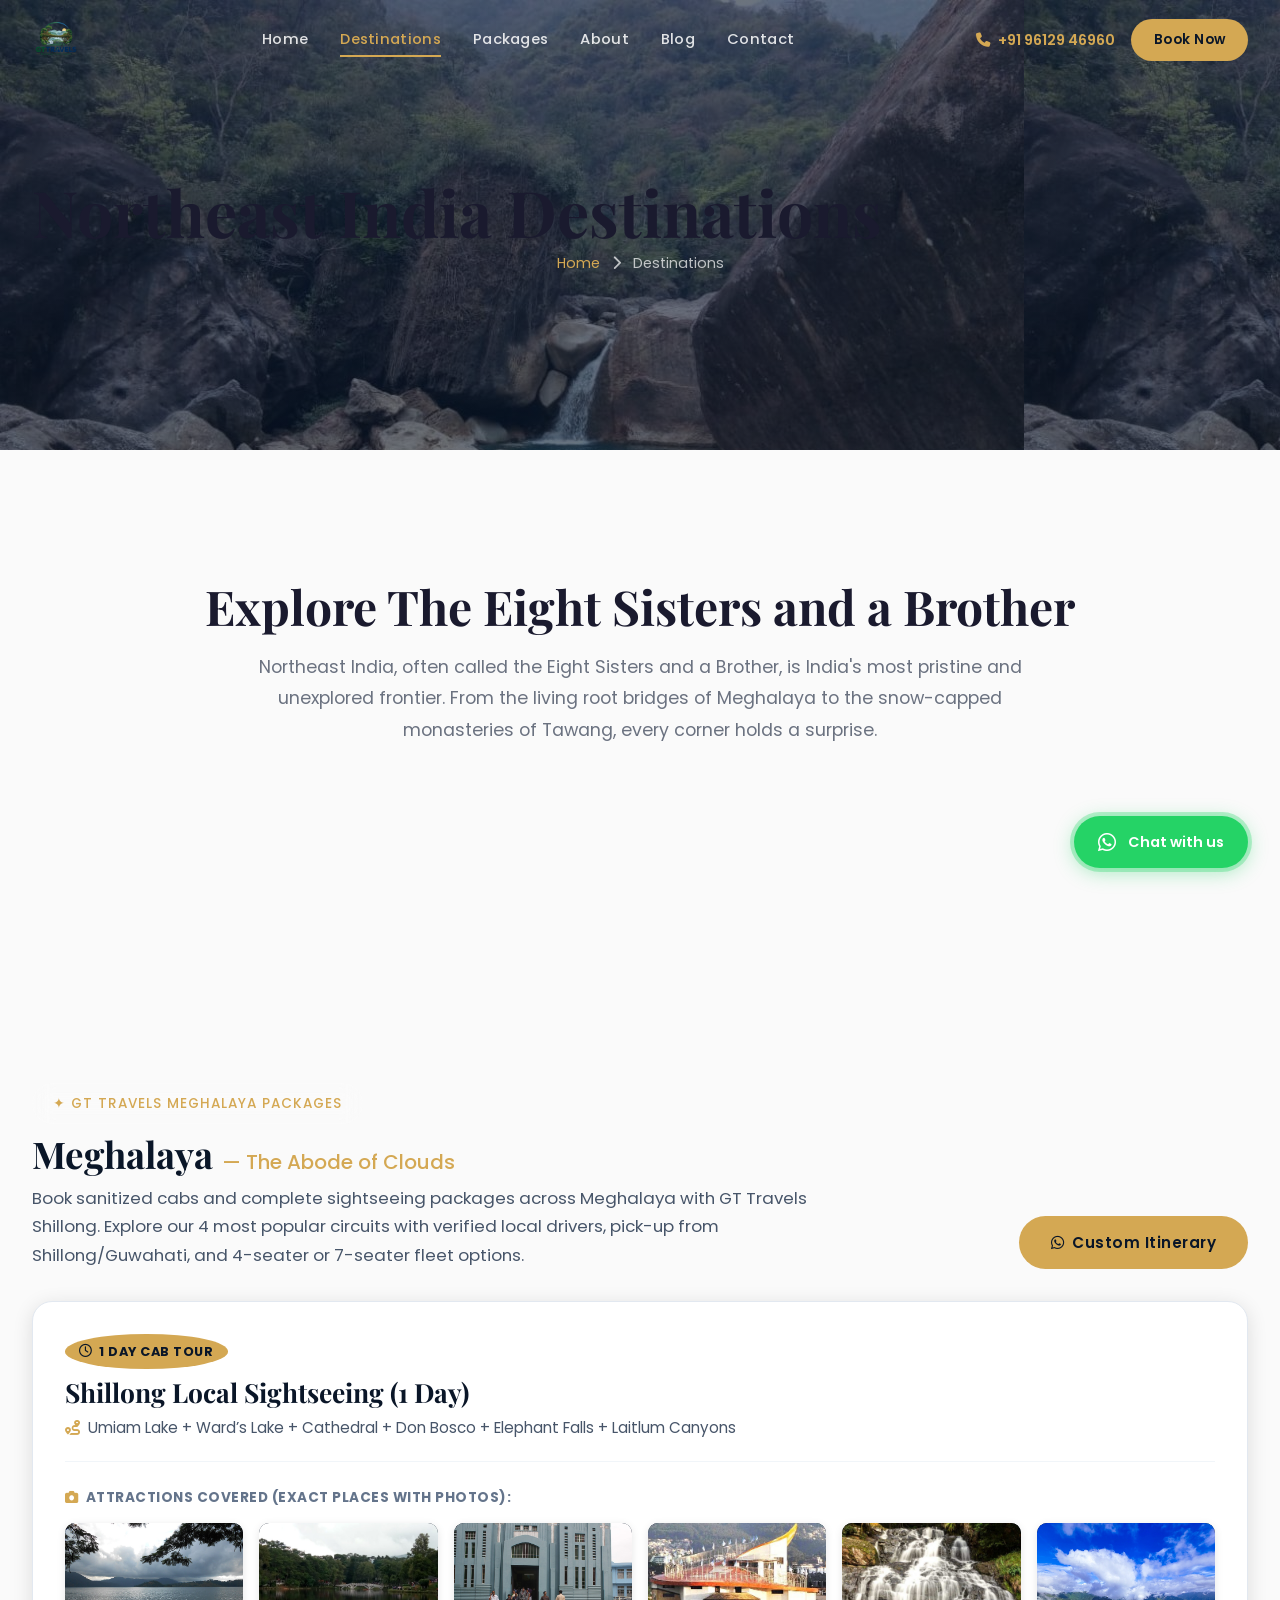
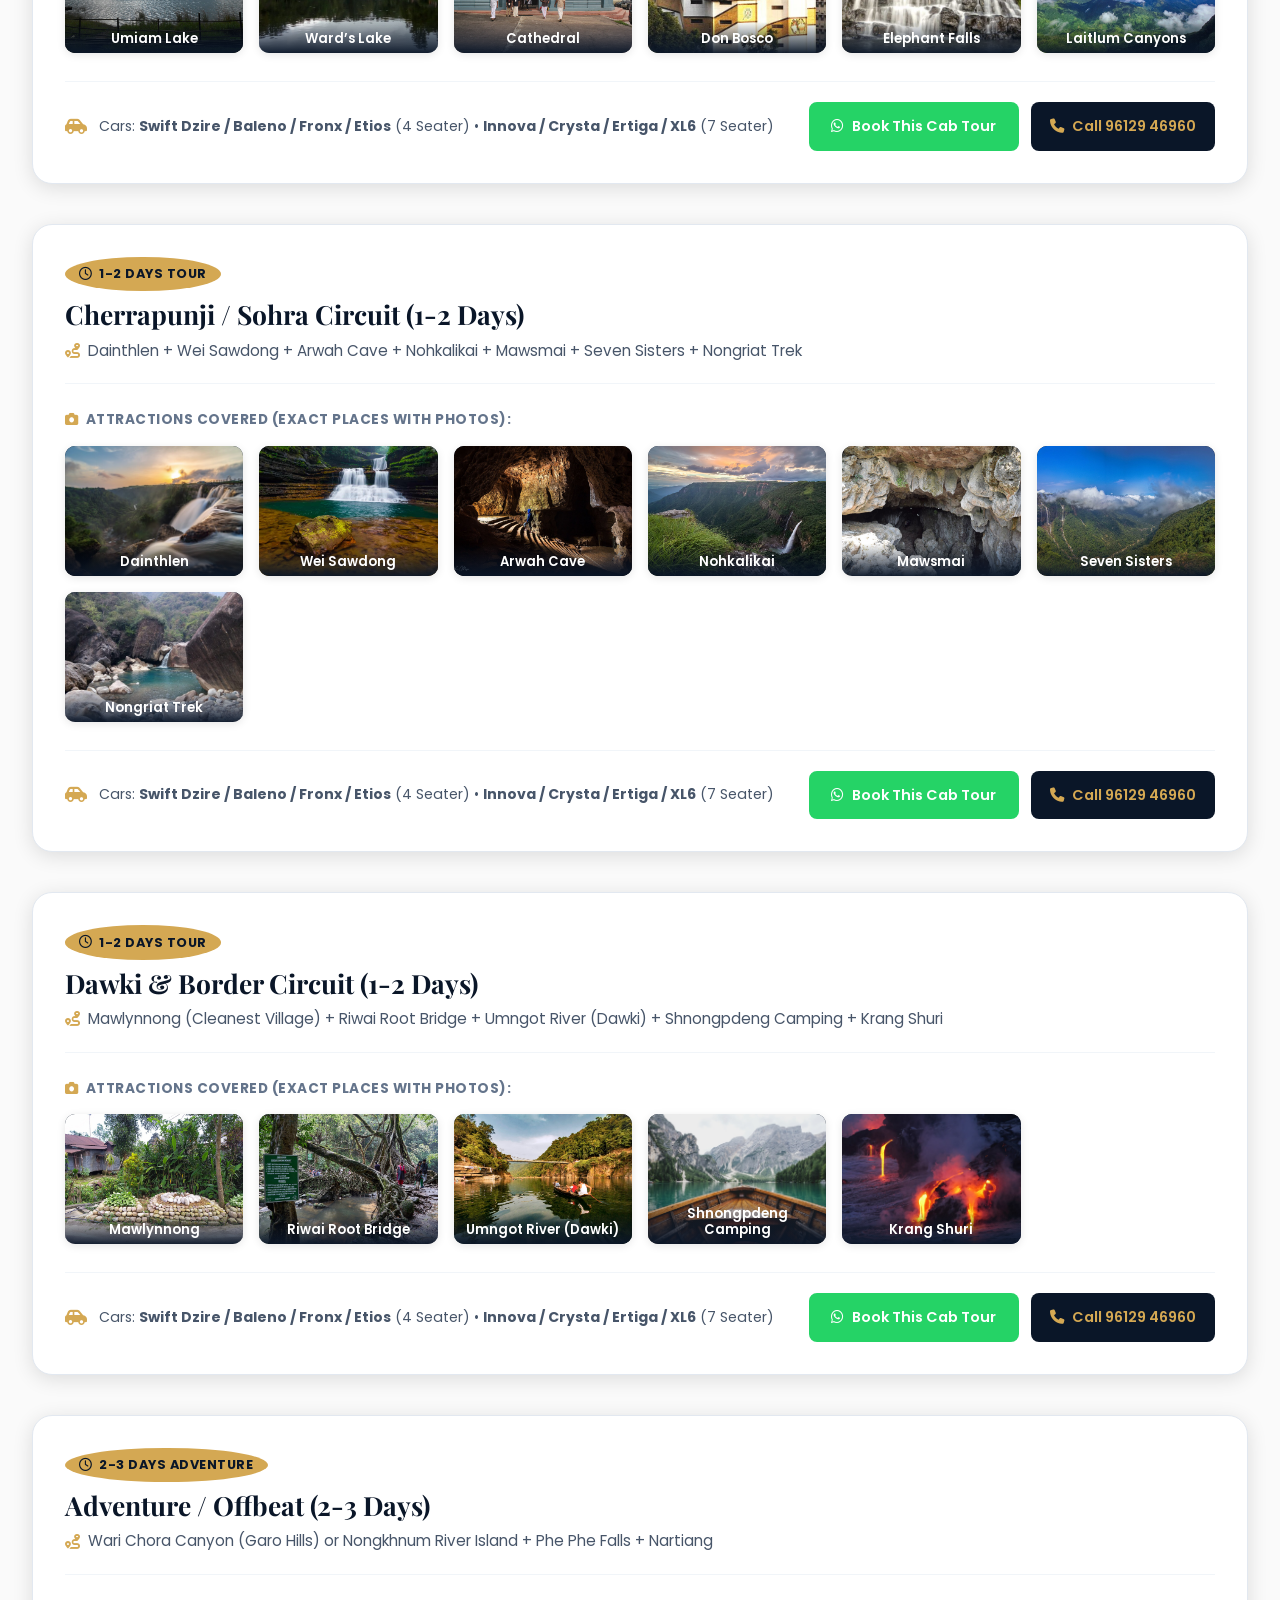
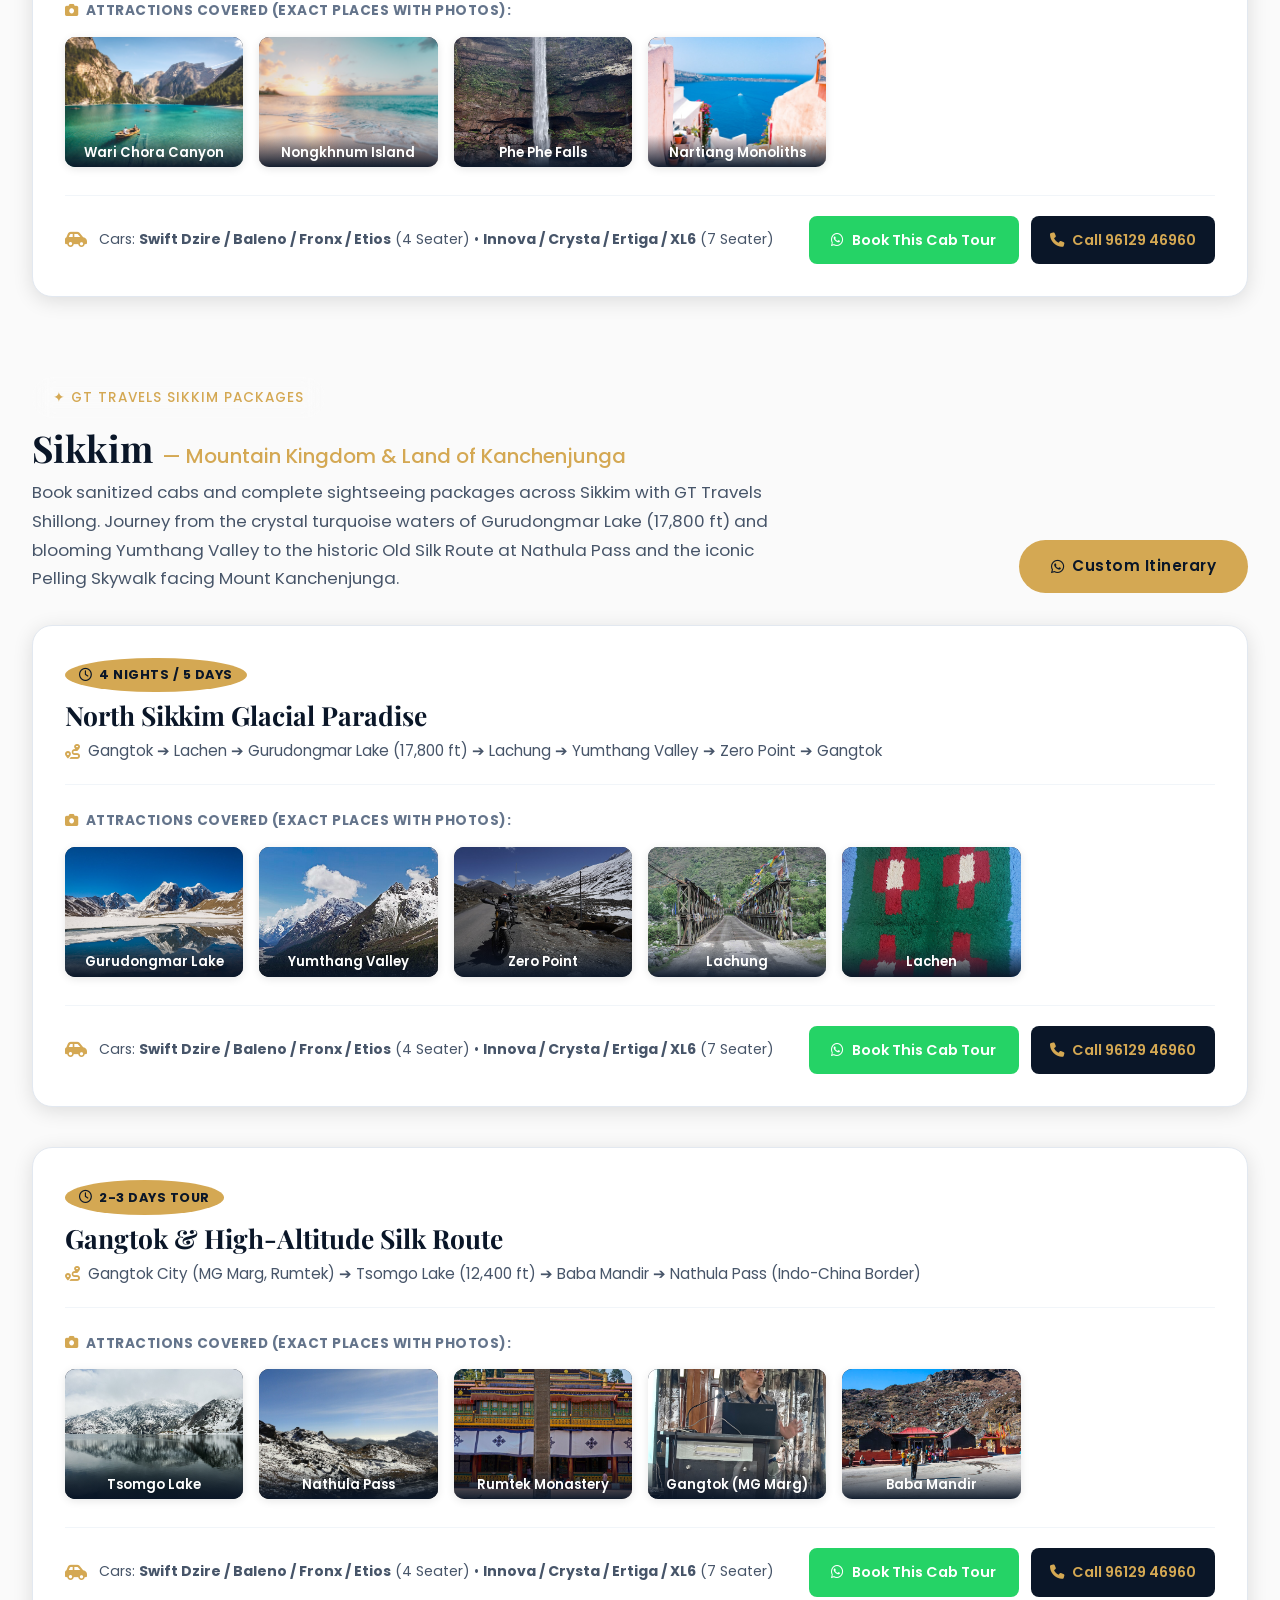
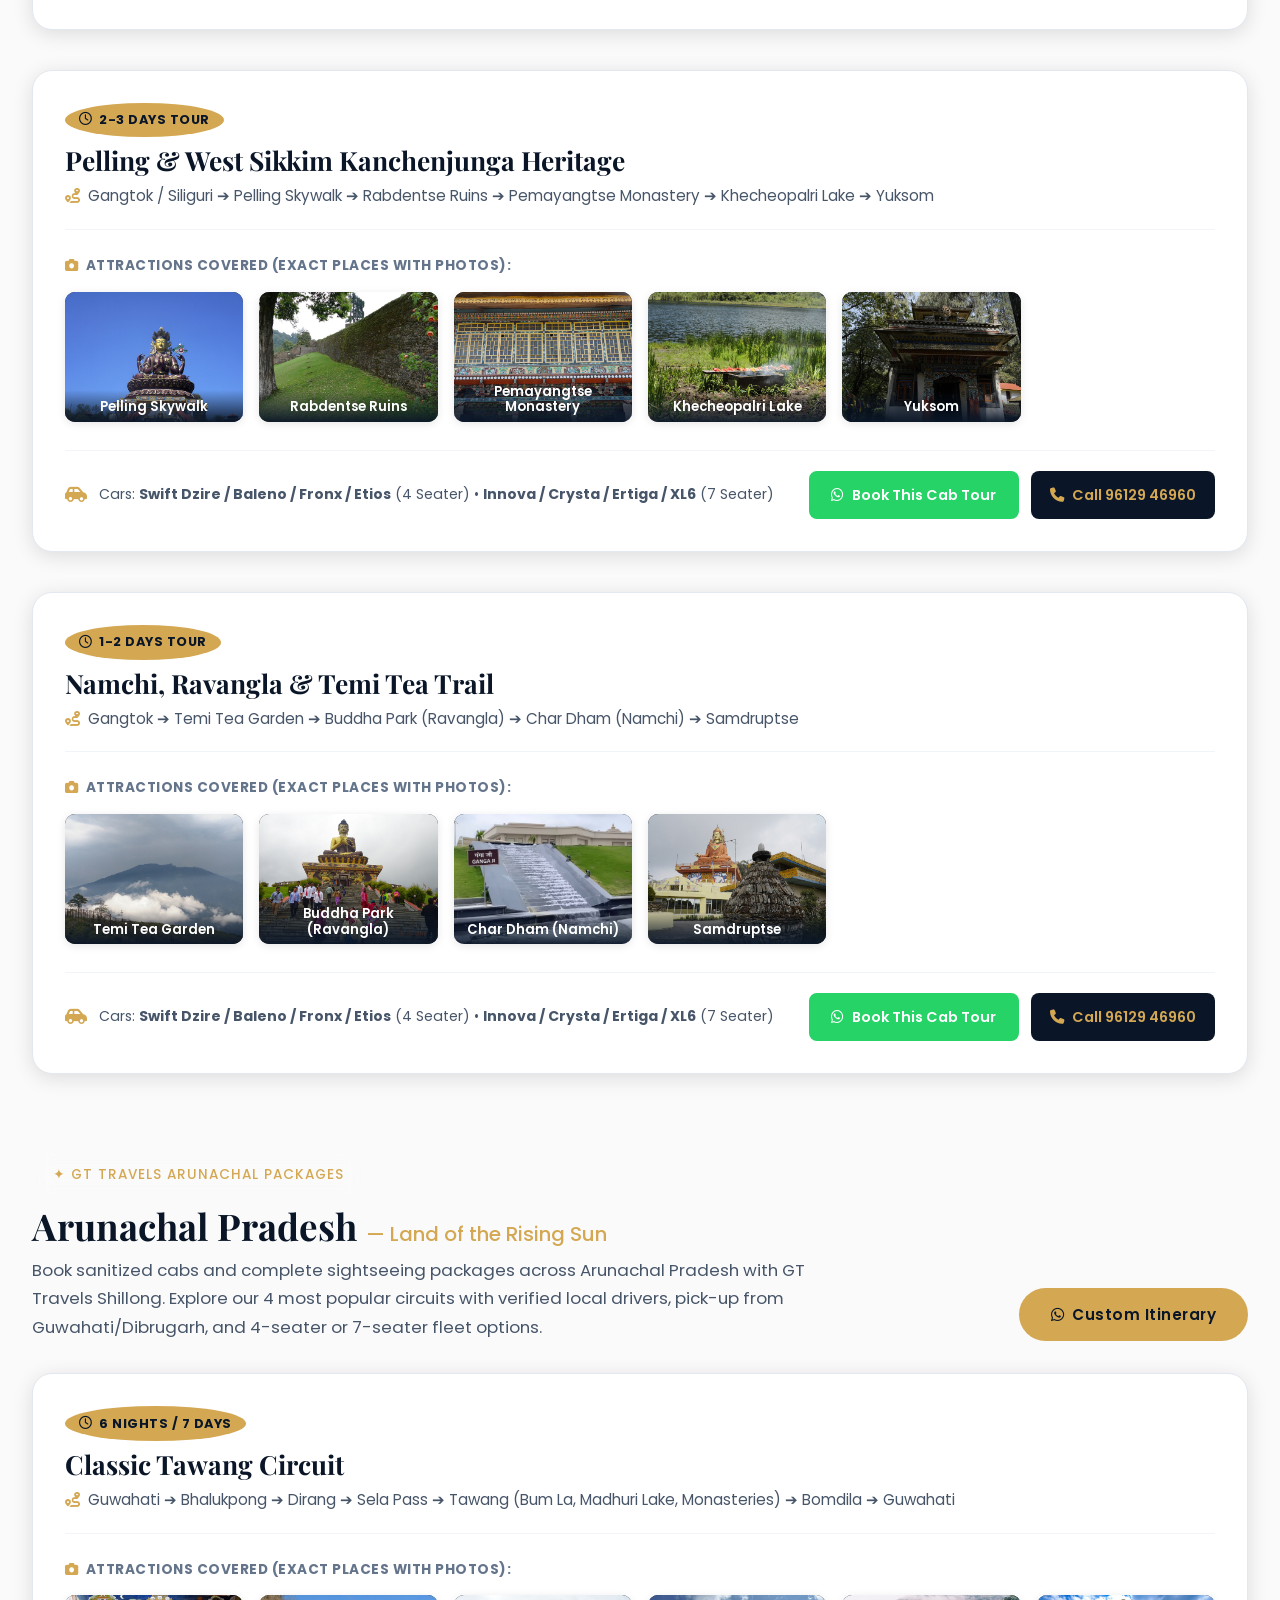
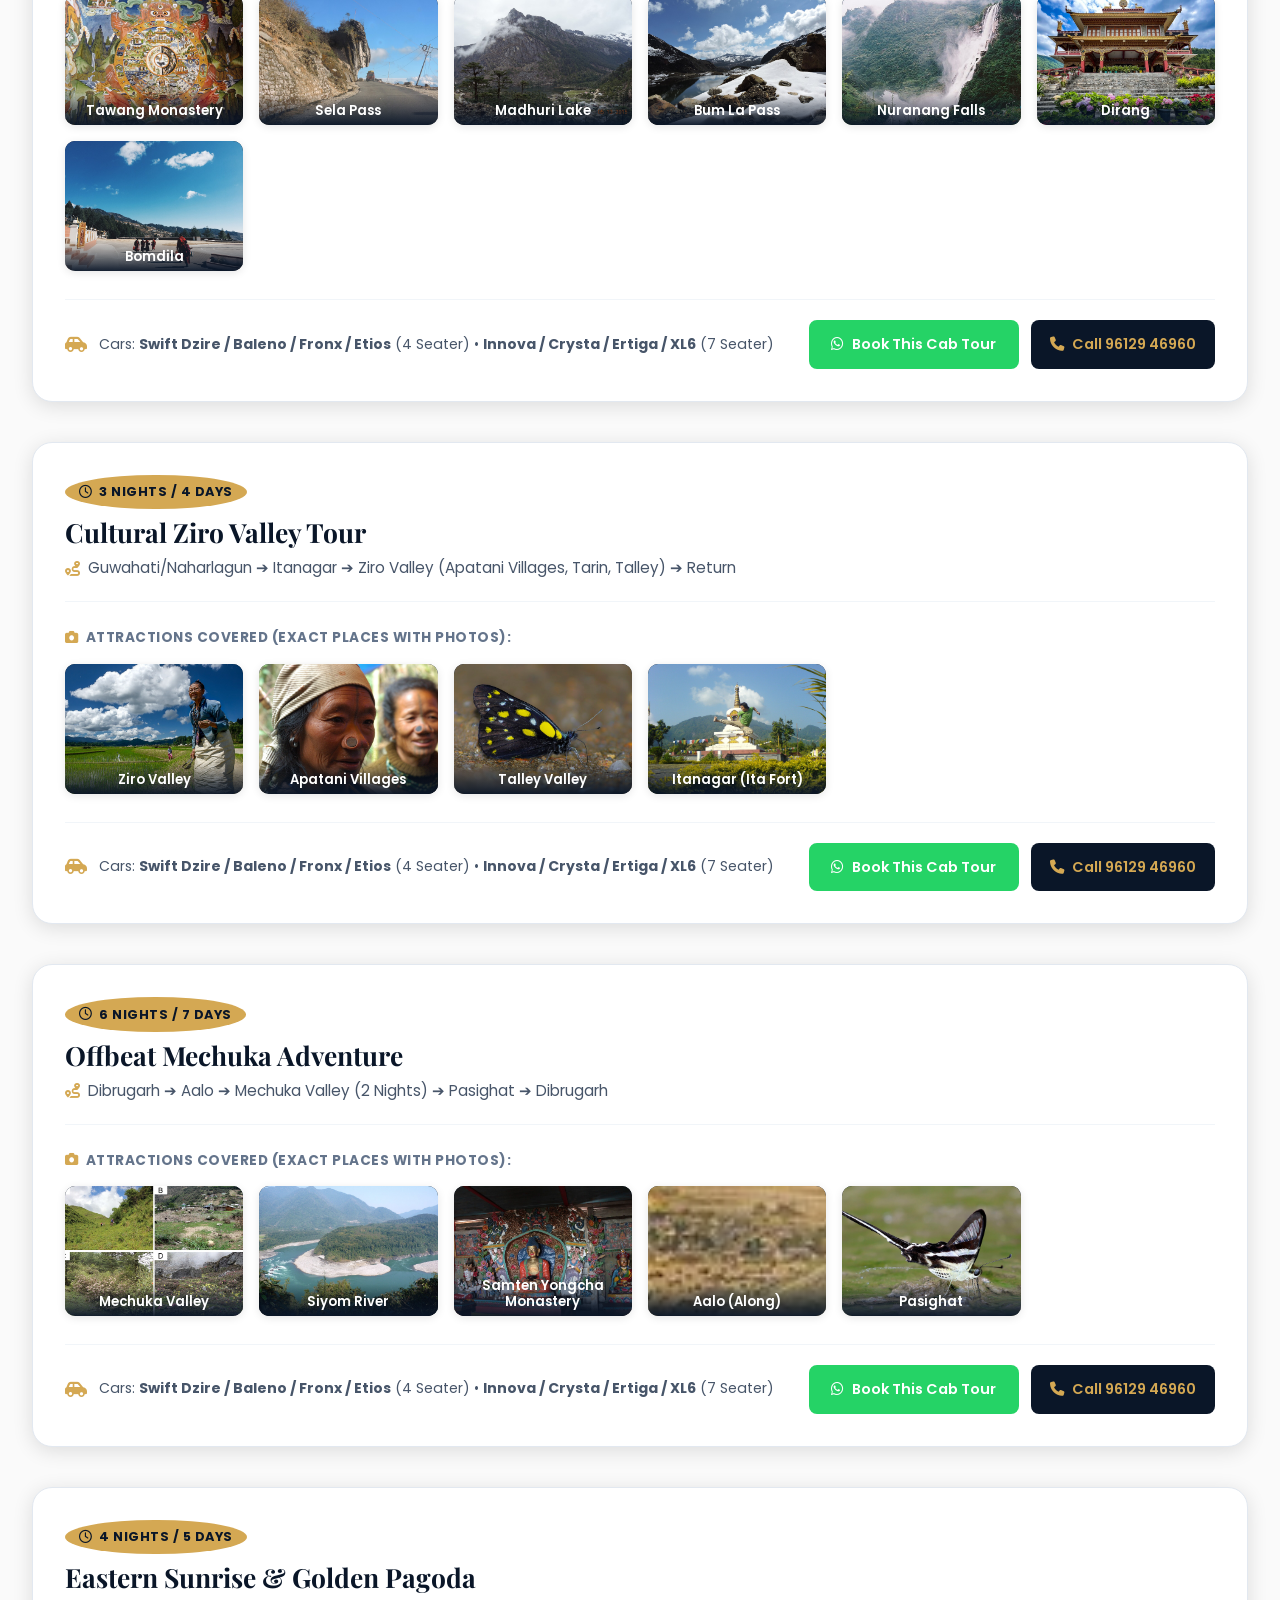
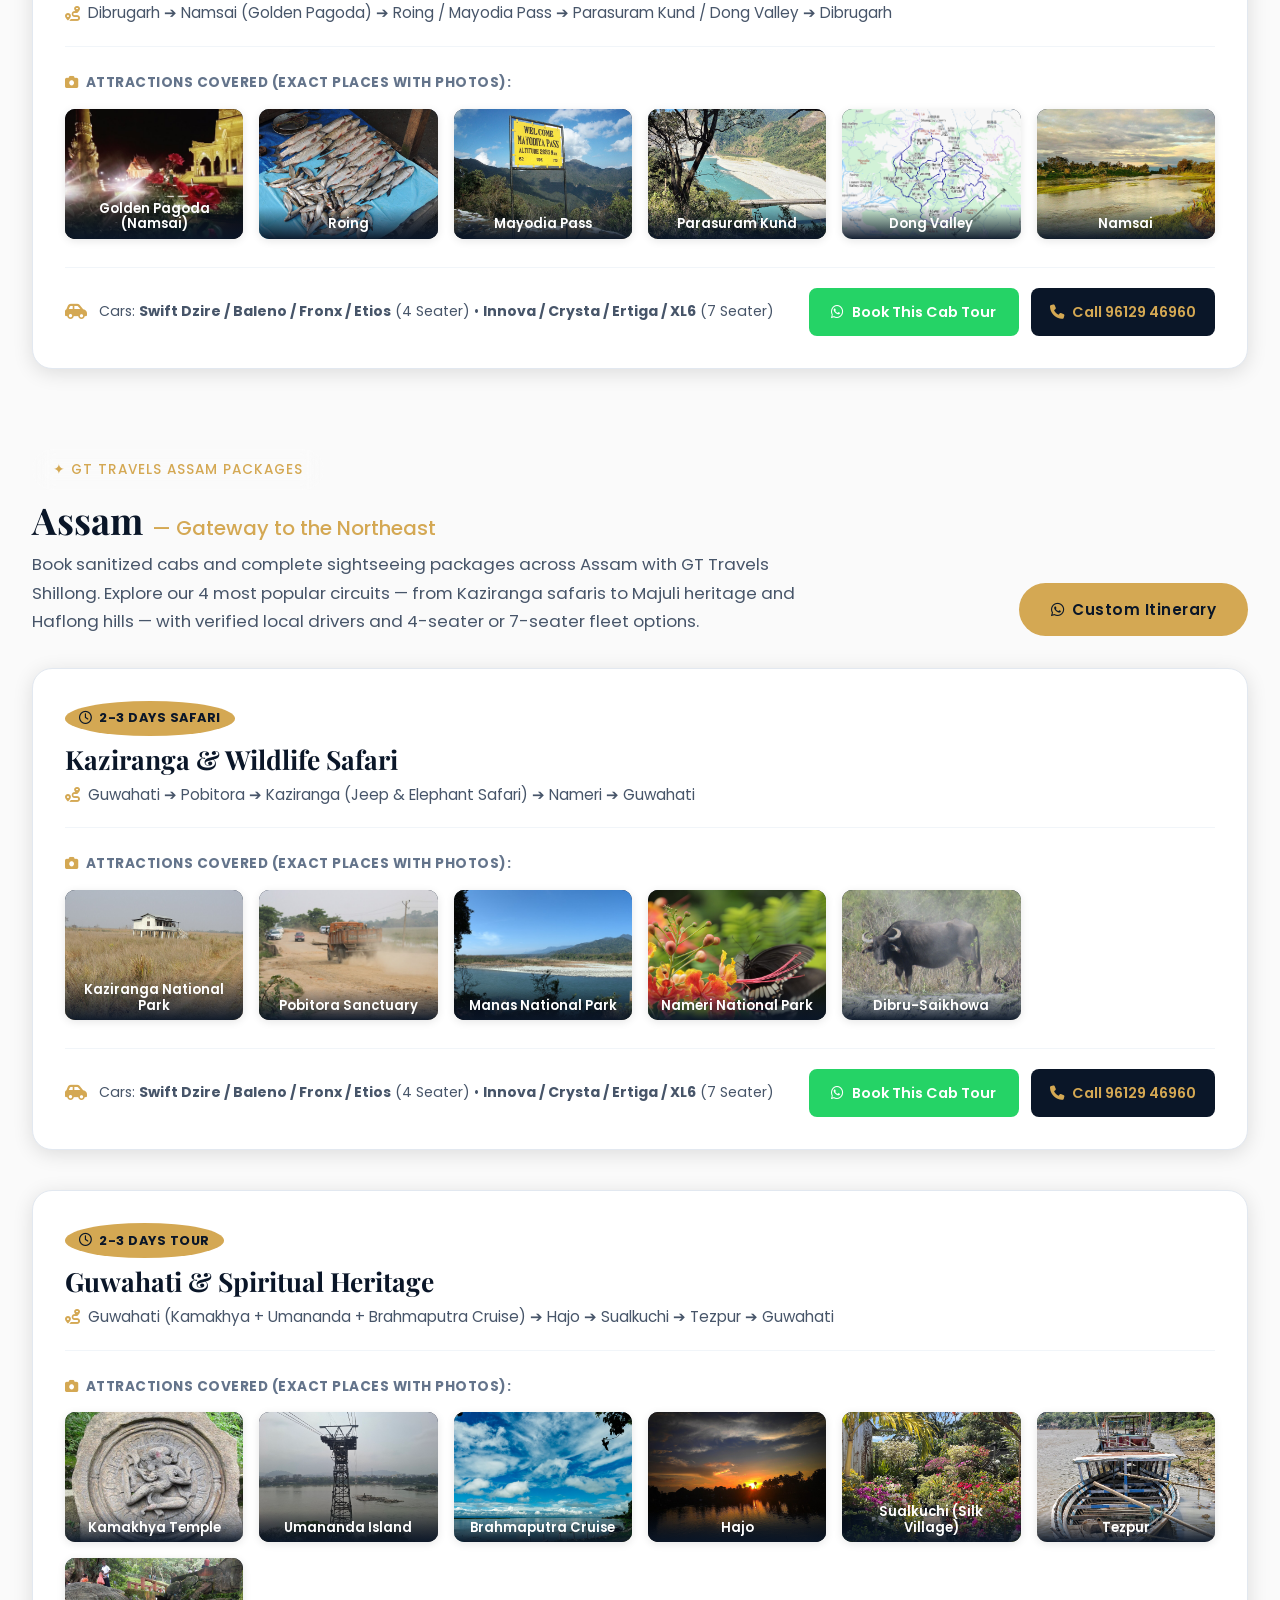
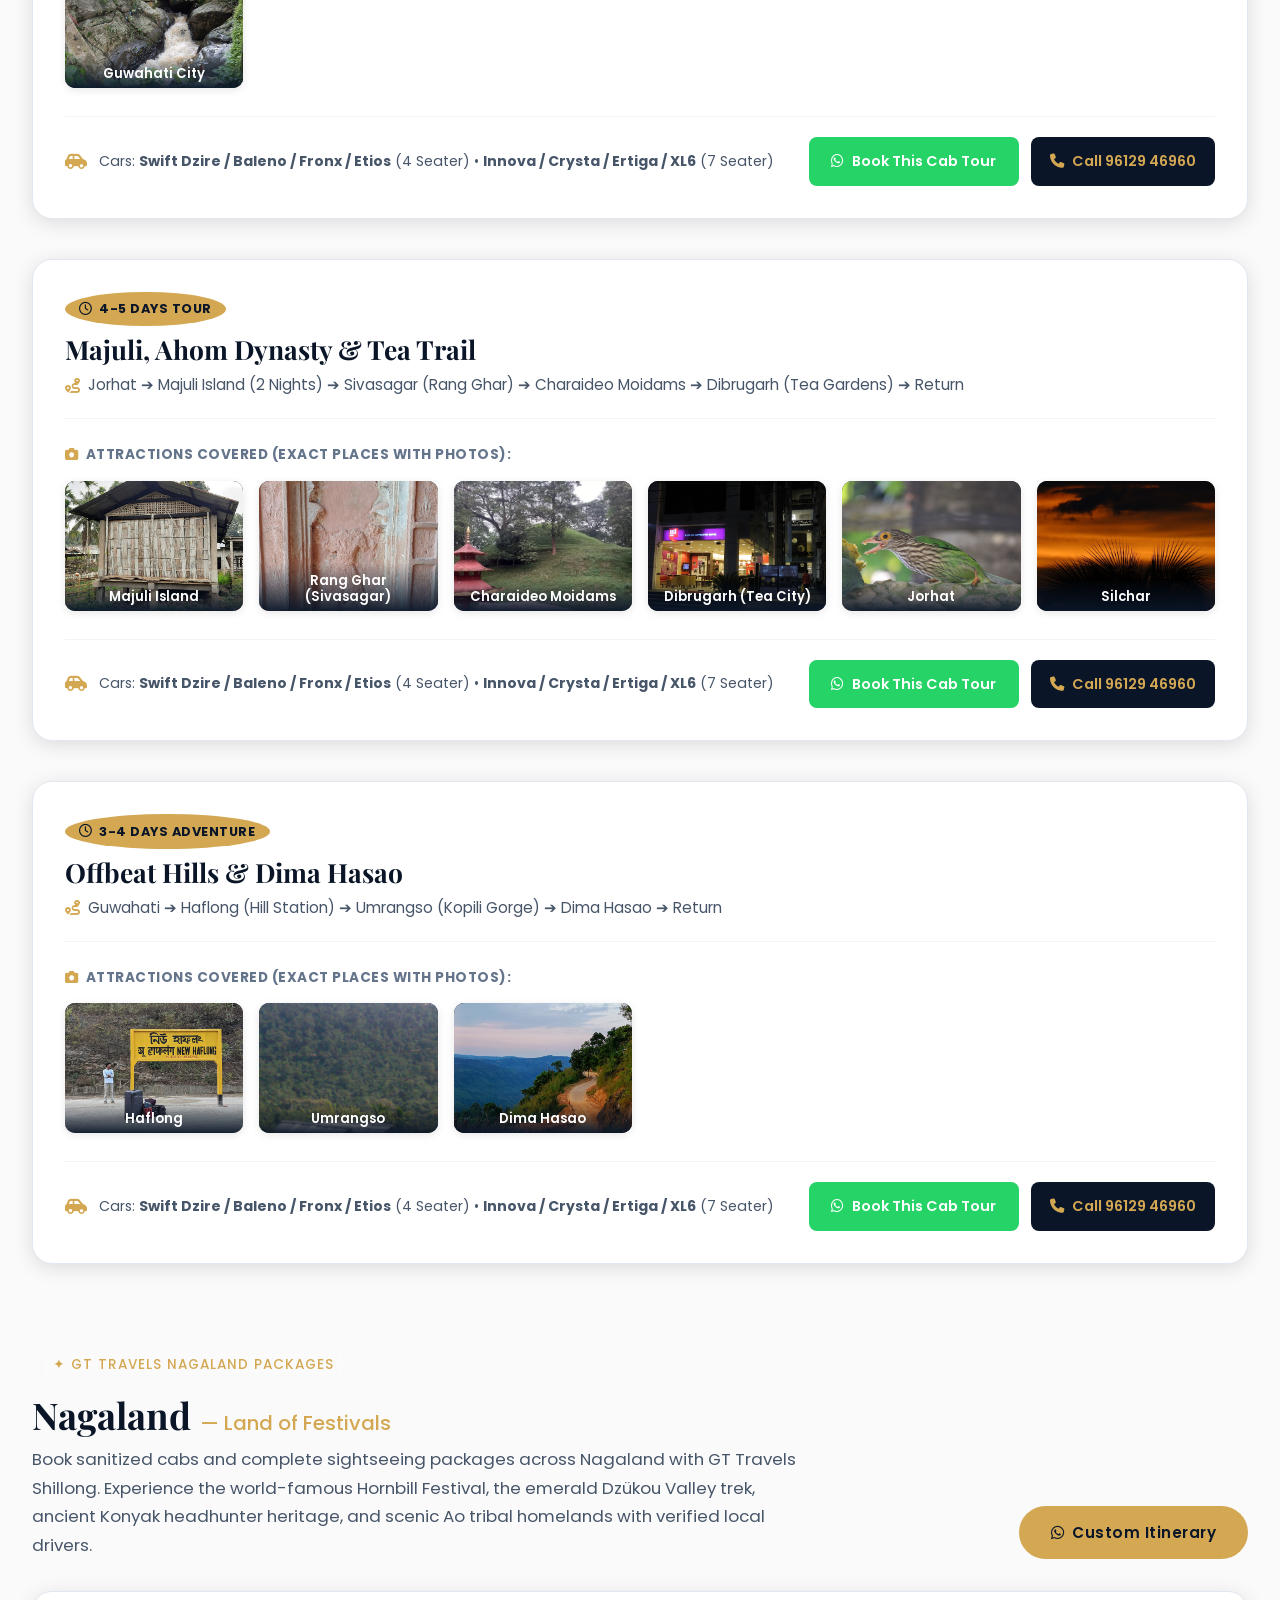
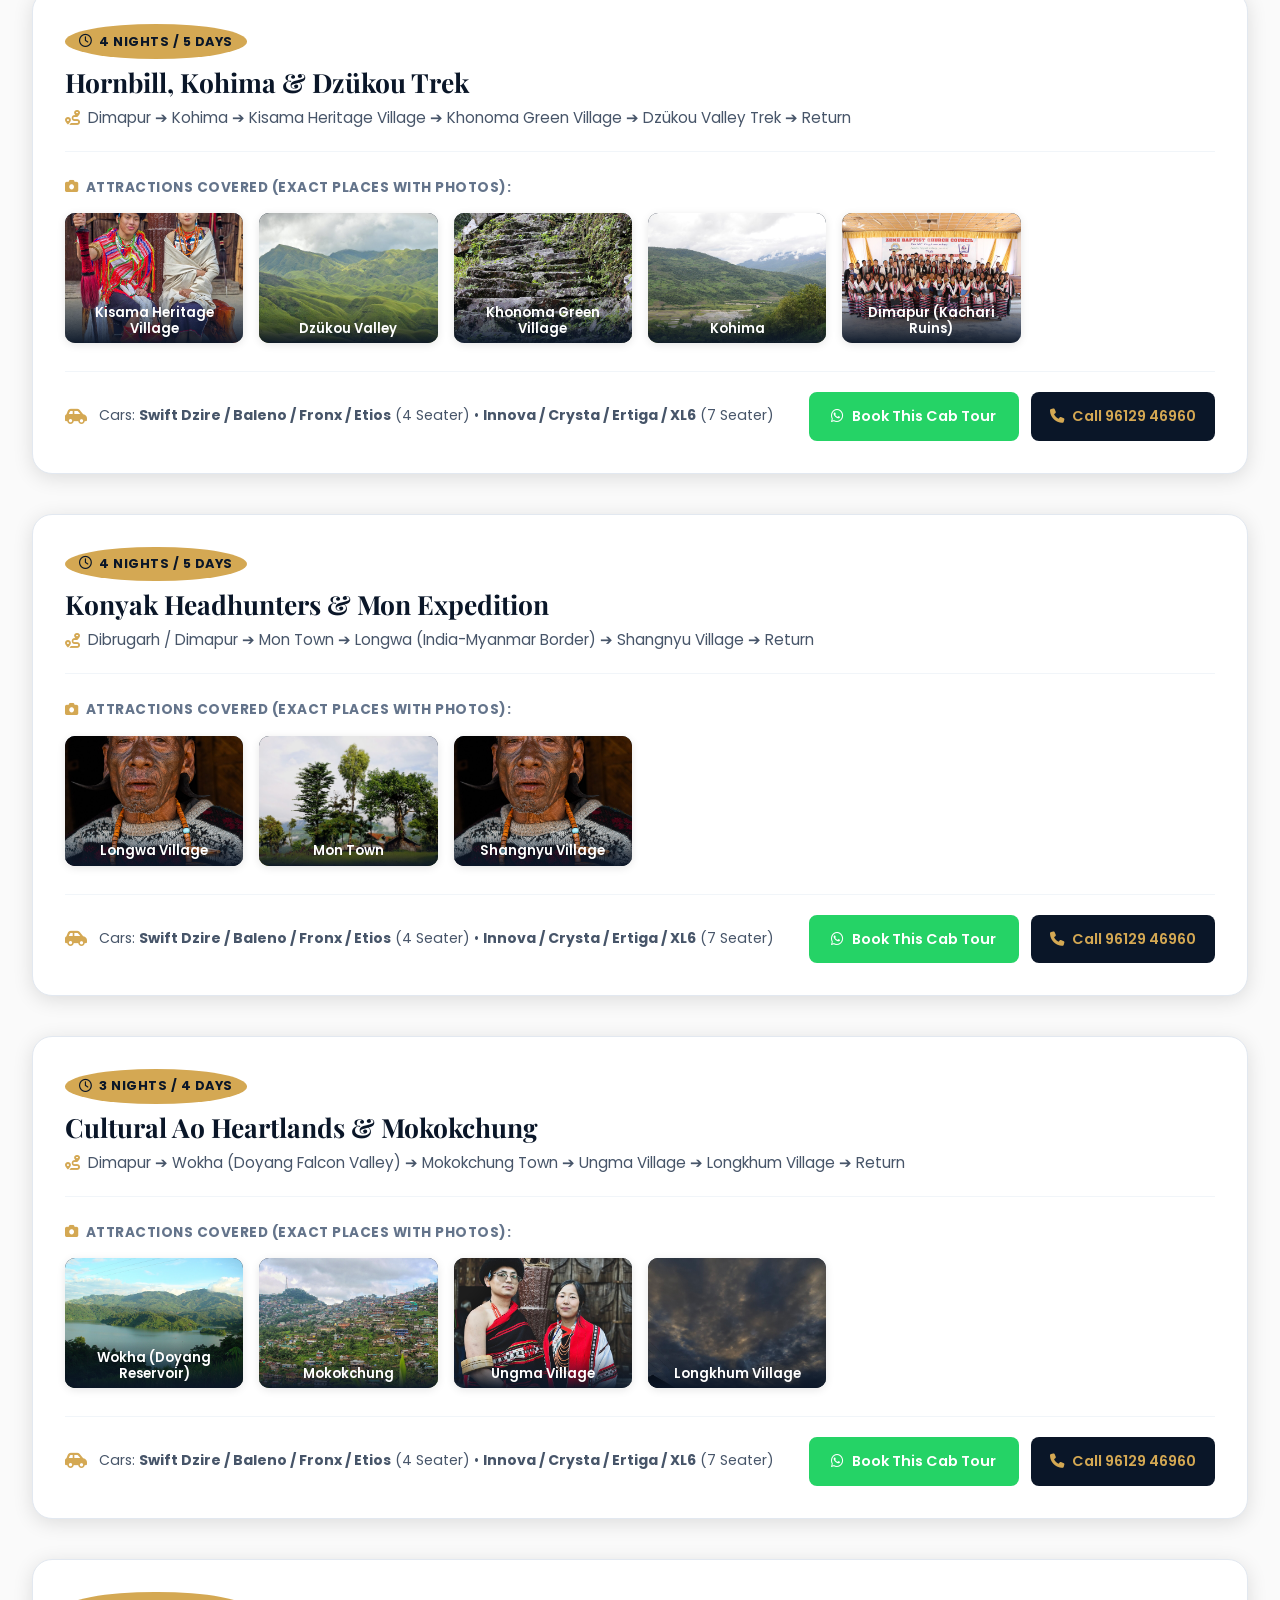
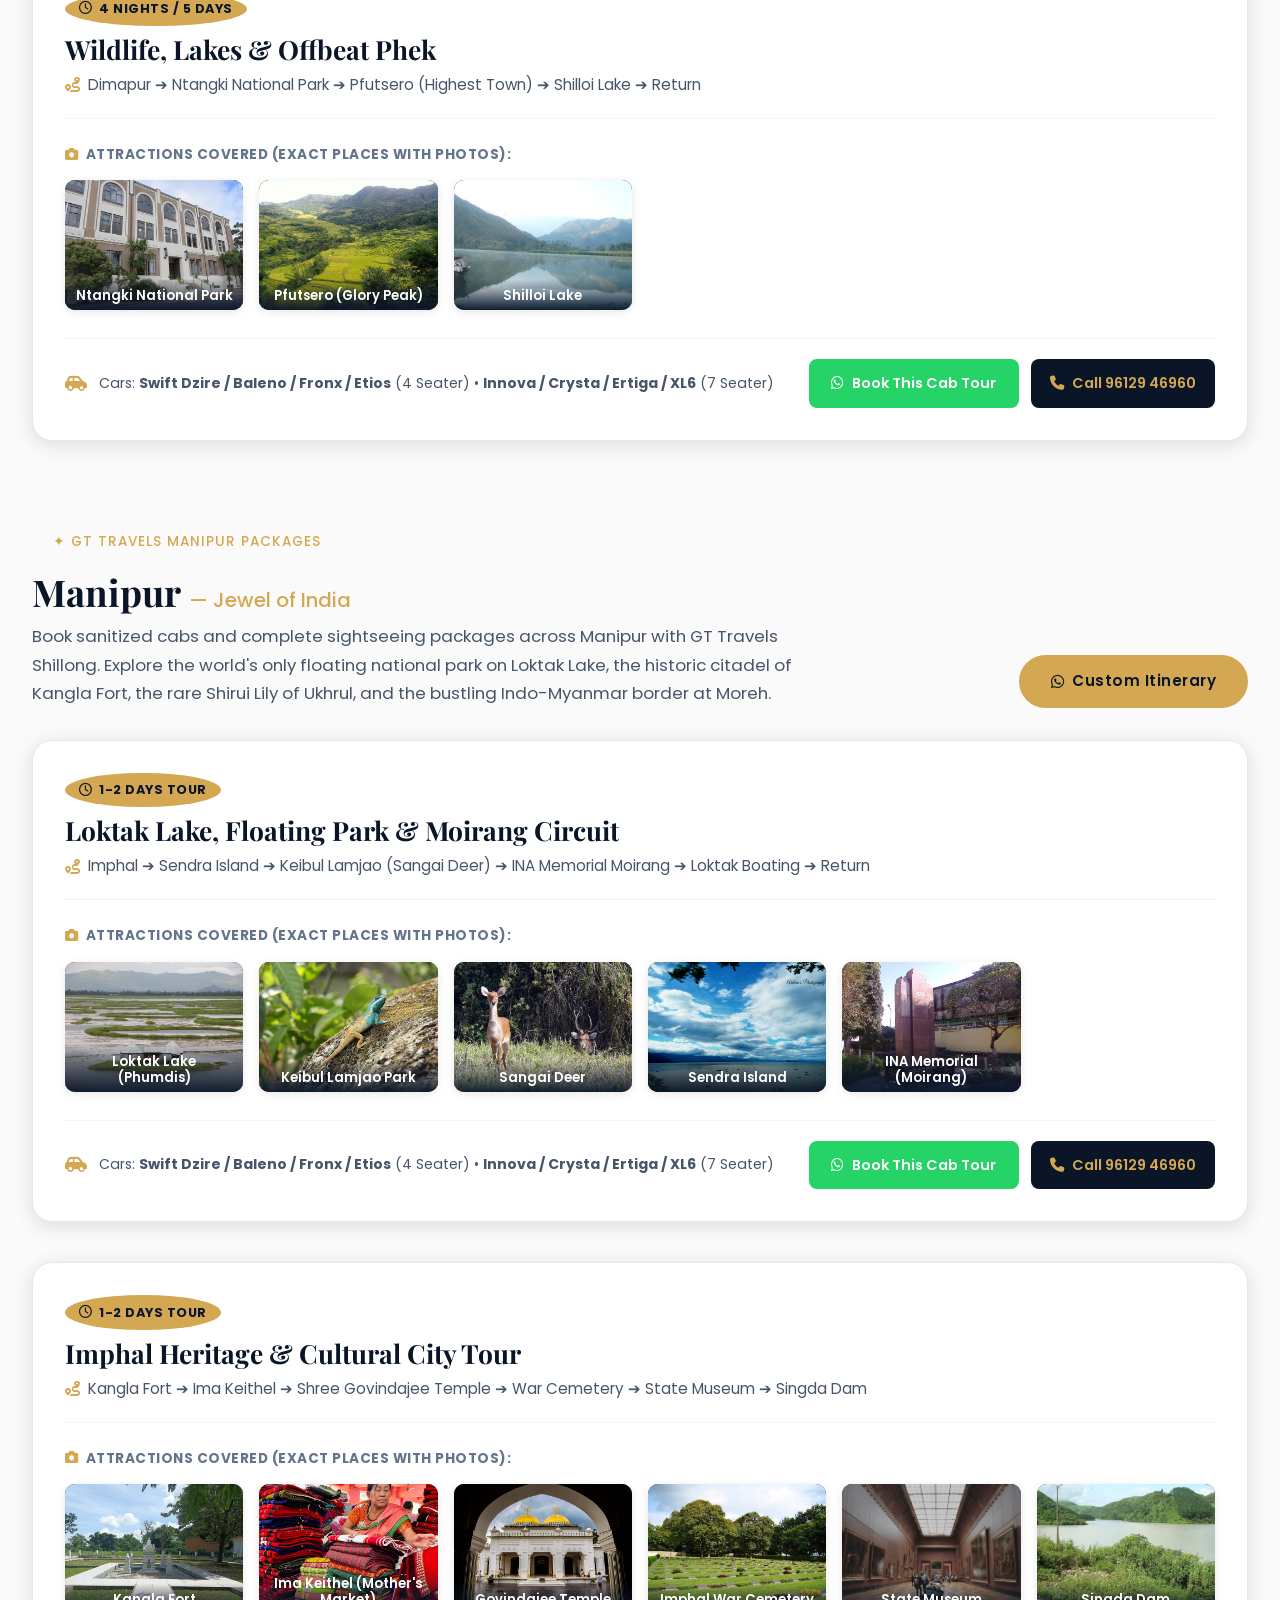
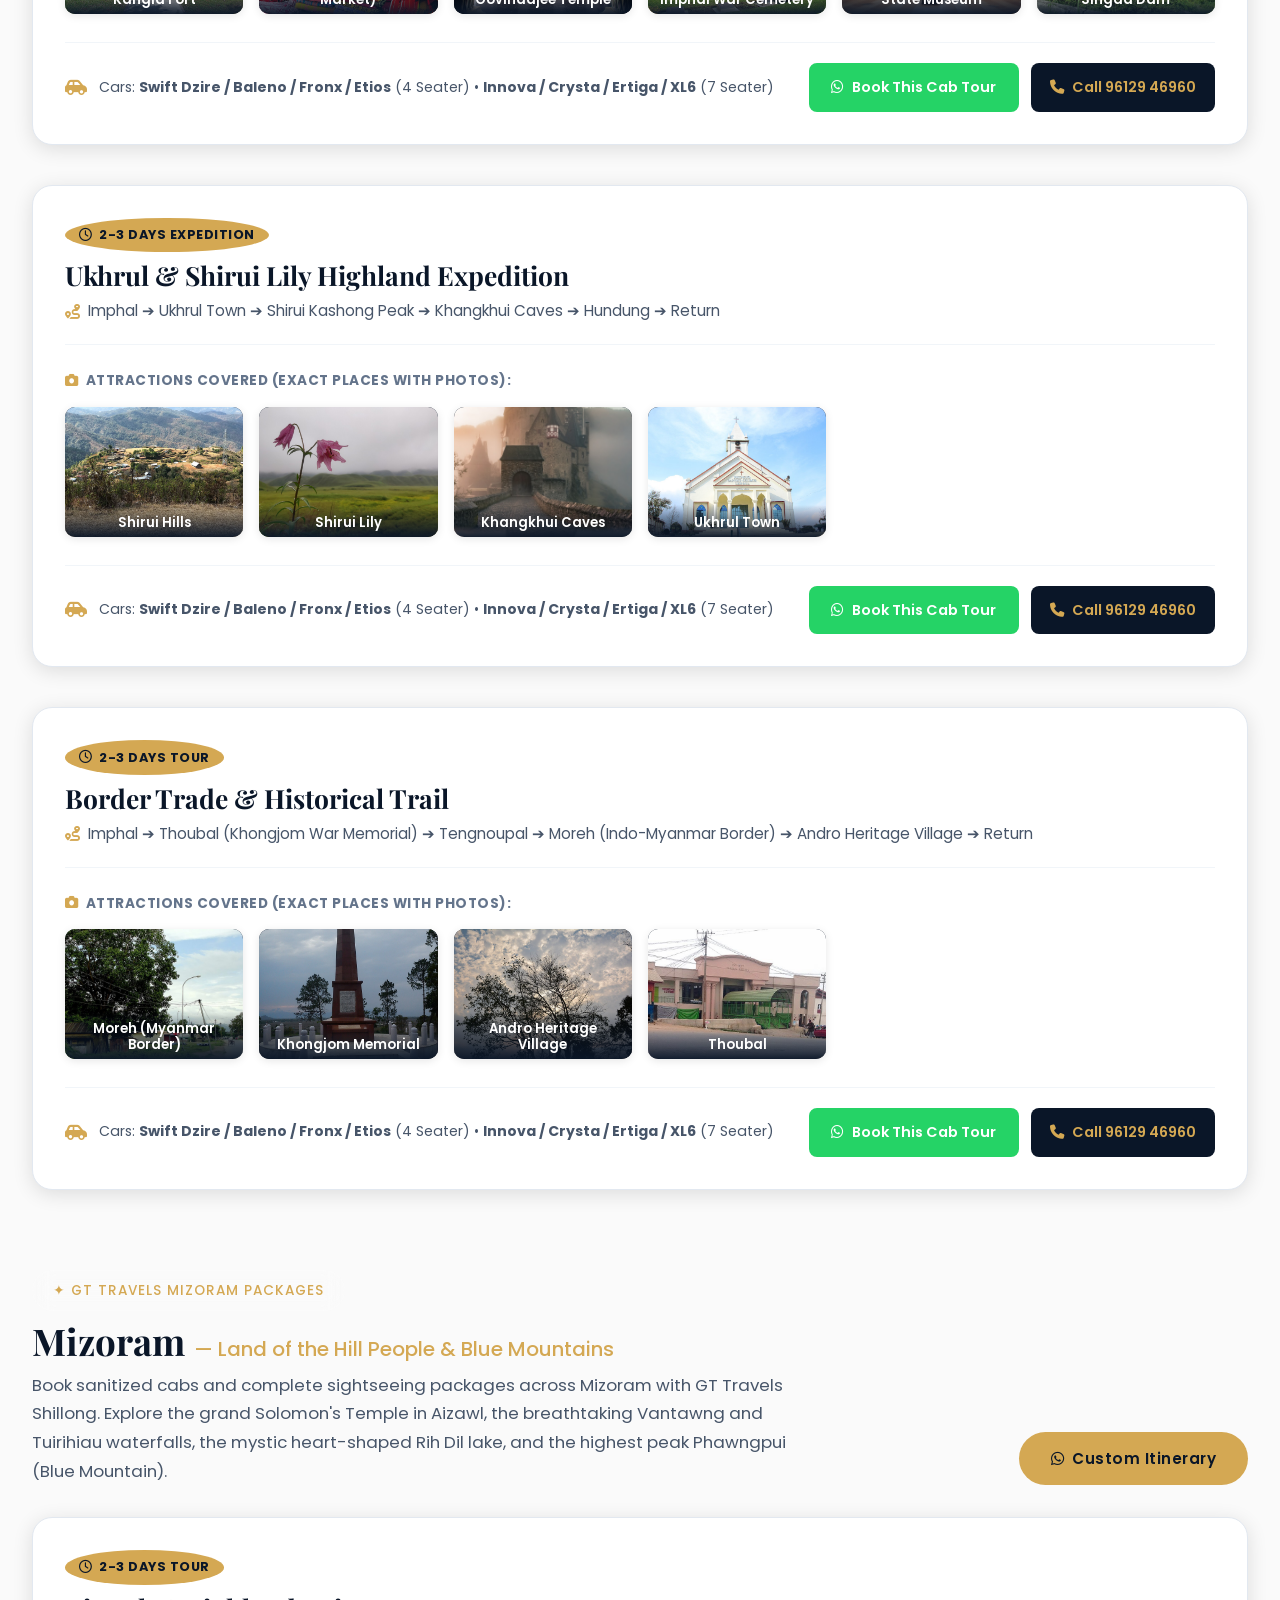
<file: destinations.html>
<!DOCTYPE html>
<html lang="en">
<head>
  <meta charset="UTF-8">
  <meta name="viewport" content="width=device-width, initial-scale=1.0">
  <title>Northeast India Destinations - GT Travels</title>
  <link rel="stylesheet" href="https://cdnjs.cloudflare.com/ajax/libs/font-awesome/6.5.1/css/all.min.css">
  <link rel="stylesheet" href="css/style.css?v=9">
</head>
<body>
  <nav class="navbar">
    <div class="container">
      <a href="index.html" class="nav-logo"><img src="images/logo.png" alt="GT Travels" class="nav-logo-img" style="height: 46px; max-height: 46px; width: auto; max-width: 140px; object-fit: contain; display: block;"></a>
      <div class="nav-links">
        <a href="index.html">Home</a>
        <a href="destinations.html" class="active">Destinations</a>
        <a href="packages.html">Packages</a>
        <a href="about.html">About</a>
        <a href="blog.html">Blog</a>
        <a href="contact.html">Contact</a>
      </div>
      <div class="nav-cta">
        <a href="tel:+919612946960" class="nav-phone"><i class="fas fa-phone"></i> +91 96129 46960</a>
        <a href="contact.html" class="btn btn-primary btn-sm">Book Now</a>
      </div>
      <button class="mobile-menu-btn" onclick="toggleMobileMenu()">
        <span></span><span></span><span></span>
      </button>
    </div>
  </nav>
  <div class="mobile-menu">
    <a href="index.html">Home</a>
    <a href="destinations.html" class="active">Destinations</a>
    <a href="packages.html">Packages</a>
    <a href="about.html">About</a>
    <a href="blog.html">Blog</a>
    <a href="contact.html">Contact</a>
    <a href="contact.html" class="btn btn-primary">Book Now</a>
  </div>

  <!-- Page Hero -->
  <header class="page-hero" style="background-image: linear-gradient(rgba(10, 22, 40, 0.6), rgba(10, 22, 40, 0.6)), url(images/meghalaya/double-decker.jpg);">
    <div class="container">
      <h1>Northeast India Destinations</h1>
      <div class="breadcrumb">
        <a href="index.html">Home</a> <i class="fas fa-chevron-right"></i> <span>Destinations</span>
      </div>
    </div>
  </header>

  <section class="section">
    <div class="container">
      <div class="section-header text-center">
        <h2>Explore The Eight Sisters and a Brother</h2>
        <p style="max-width: 800px; margin: 0 auto; font-size: 1.1rem; line-height: 1.8;">Northeast India, often called the Eight Sisters and a Brother, is India's most pristine and unexplored frontier. From the living root bridges of Meghalaya to the snow-capped monasteries of Tawang, every corner holds a surprise.</p>
      </div>
    </div>
  </section>

  <!-- Destination Sections -->
  <section class="section pt-0">
    <div class="container">
      
                  <!-- Meghalaya Destination Showcase: 4 Core Circuits -->
      <div class="state-section" id="meghalaya" style="margin-bottom: 5rem; opacity: 1 !important; transform: none !important;">
        <div class="state-header" style="margin-bottom: 2rem;">
          <div style="display: flex; flex-wrap: wrap; justify-content: space-between; align-items: flex-end; gap: 1rem;">
            <div>
              <span class="hero-badge" style="margin-bottom: 0.5rem; display: inline-block;">✦ GT TRAVELS MEGHALAYA PACKAGES</span>
              <h3 style="color: var(--primary); font-size: 2.3rem; margin-bottom: 0.5rem;">Meghalaya <span style="color: var(--secondary); font-size: 1.25rem; font-family: var(--font-body); font-weight: 500;">— The Abode of Clouds</span></h3>
              <p style="max-width: 780px; font-size: 1.05rem; color: #475569;">Book sanitized cabs and complete sightseeing packages across Meghalaya with GT Travels Shillong. Explore our 4 most popular circuits with verified local drivers, pick-up from Shillong/Guwahati, and 4-seater or 7-seater fleet options.</p>
            </div>
            <a href="https://wa.me/919612946960?text=Hi%20GT%20Travels,%20I%20want%20to%20customize%20a%20Meghalaya%20cab%20tour" target="_blank" class="btn btn-primary" style="white-space: nowrap;"><i class="fab fa-whatsapp"></i> Custom Itinerary</a>
          </div>
        </div>

        <div class="circuits-container">

          <!-- 1. Shillong Local Sightseeing (1 Day) -->
          <div class="circuit-card">
            <div class="circuit-header">
              <div>
                <span class="circuit-duration-badge"><i class="far fa-clock"></i> 1 Day Cab Tour</span>
                <h4 class="circuit-title">Shillong Local Sightseeing (1 Day)</h4>
                <div class="circuit-route">
                  <i class="fas fa-route"></i>
                  <span>Umiam Lake + Ward’s Lake + Cathedral + Don Bosco + Elephant Falls + Laitlum Canyons</span>
                </div>
              </div>
            </div>
            
            <div class="circuit-places-label"><i class="fas fa-camera"></i> Attractions Covered (Exact Places with Photos):</div>
            <div class="circuit-places-grid">
              <div class="circuit-place-item">
                <img src="images/meghalaya/umiam-lake.jpg" alt="Umiam Lake">
                <div class="circuit-place-name">Umiam Lake</div>
              </div>
              <div class="circuit-place-item">
                <img src="images/meghalaya/wards-lake.jpg" alt="Ward's Lake">
                <div class="circuit-place-name">Ward’s Lake</div>
              </div>
              <div class="circuit-place-item">
                <img src="images/meghalaya/cathedral-shillong.jpg" alt="Cathedral">
                <div class="circuit-place-name">Cathedral</div>
              </div>
              <div class="circuit-place-item">
                <img src="images/meghalaya/don-bosco.jpg" alt="Don Bosco Museum">
                <div class="circuit-place-name">Don Bosco</div>
              </div>
              <div class="circuit-place-item">
                <img src="images/meghalaya/elephant-falls.jpg" alt="Elephant Falls">
                <div class="circuit-place-name">Elephant Falls</div>
              </div>
              <div class="circuit-place-item">
                <img src="images/meghalaya/laitlum-canyons.jpg" alt="Laitlum Canyons">
                <div class="circuit-place-name">Laitlum Canyons</div>
              </div>
            </div>

            <div class="circuit-footer">
              <div class="circuit-fleet-info">
                <i class="fas fa-car-side"></i>
                <span>Cars: <strong>Swift Dzire / Baleno / Fronx / Etios</strong> (4 Seater) &bull; <strong>Innova / Crysta / Ertiga / XL6</strong> (7 Seater)</span>
              </div>
              <div class="circuit-actions">
                <a href="https://wa.me/919612946960?text=Hi%20GT%20Travels!%20I%20want%20to%20book%20the%20Shillong%20Local%20Sightseeing%20(1%20Day)%20cab%20tour." target="_blank" class="circuit-btn-book">
                  <i class="fab fa-whatsapp"></i> Book This Cab Tour
                </a>
                <a href="tel:+919612946960" class="circuit-btn-call">
                  <i class="fas fa-phone"></i> Call 96129 46960
                </a>
              </div>
            </div>
          </div>

          <!-- 2. Cherrapunji / Sohra Circuit (1-2 Days) -->
          <div class="circuit-card">
            <div class="circuit-header">
              <div>
                <span class="circuit-duration-badge"><i class="far fa-clock"></i> 1-2 Days Tour</span>
                <h4 class="circuit-title">Cherrapunji / Sohra Circuit (1-2 Days)</h4>
                <div class="circuit-route">
                  <i class="fas fa-route"></i>
                  <span>Dainthlen + Wei Sawdong + Arwah Cave + Nohkalikai + Mawsmai + Seven Sisters + Nongriat Trek</span>
                </div>
              </div>
            </div>

            <div class="circuit-places-label"><i class="fas fa-camera"></i> Attractions Covered (Exact Places with Photos):</div>
            <div class="circuit-places-grid">
              <div class="circuit-place-item">
                <img src="images/meghalaya/dainthlen.jpg" alt="Dainthlen Falls">
                <div class="circuit-place-name">Dainthlen</div>
              </div>
              <div class="circuit-place-item">
                <img src="images/meghalaya/wei-sawdong.jpg" alt="Wei Sawdong Falls">
                <div class="circuit-place-name">Wei Sawdong</div>
              </div>
              <div class="circuit-place-item">
                <img src="images/meghalaya/arwah-cave.jpg" alt="Arwah Cave">
                <div class="circuit-place-name">Arwah Cave</div>
              </div>
              <div class="circuit-place-item">
                <img src="images/meghalaya/nohkalikai.jpg" alt="Nohkalikai Falls">
                <div class="circuit-place-name">Nohkalikai</div>
              </div>
              <div class="circuit-place-item">
                <img src="images/meghalaya/mawsmai-cave.jpg" alt="Mawsmai Cave">
                <div class="circuit-place-name">Mawsmai</div>
              </div>
              <div class="circuit-place-item">
                <img src="images/meghalaya/seven-sisters.jpg" alt="Seven Sisters Falls">
                <div class="circuit-place-name">Seven Sisters</div>
              </div>
              <div class="circuit-place-item">
                <img src="images/meghalaya/double-decker.jpg" alt="Nongriat Living Root Bridge">
                <div class="circuit-place-name">Nongriat Trek</div>
              </div>
            </div>

            <div class="circuit-footer">
              <div class="circuit-fleet-info">
                <i class="fas fa-car-side"></i>
                <span>Cars: <strong>Swift Dzire / Baleno / Fronx / Etios</strong> (4 Seater) &bull; <strong>Innova / Crysta / Ertiga / XL6</strong> (7 Seater)</span>
              </div>
              <div class="circuit-actions">
                <a href="https://wa.me/919612946960?text=Hi%20GT%20Travels!%20I%20want%20to%20book%20the%20Cherrapunji%20/%20Sohra%20Circuit%20(1-2%20Days)%20cab%20tour." target="_blank" class="circuit-btn-book">
                  <i class="fab fa-whatsapp"></i> Book This Cab Tour
                </a>
                <a href="tel:+919612946960" class="circuit-btn-call">
                  <i class="fas fa-phone"></i> Call 96129 46960
                </a>
              </div>
            </div>
          </div>

          <!-- 3. Dawki & Border Circuit (1-2 Days) -->
          <div class="circuit-card">
            <div class="circuit-header">
              <div>
                <span class="circuit-duration-badge"><i class="far fa-clock"></i> 1-2 Days Tour</span>
                <h4 class="circuit-title">Dawki & Border Circuit (1-2 Days)</h4>
                <div class="circuit-route">
                  <i class="fas fa-route"></i>
                  <span>Mawlynnong (Cleanest Village) + Riwai Root Bridge + Umngot River (Dawki) + Shnongpdeng Camping + Krang Shuri</span>
                </div>
              </div>
            </div>

            <div class="circuit-places-label"><i class="fas fa-camera"></i> Attractions Covered (Exact Places with Photos):</div>
            <div class="circuit-places-grid">
              <div class="circuit-place-item">
                <img src="images/meghalaya/mawlynnong.jpg" alt="Mawlynnong Cleanest Village">
                <div class="circuit-place-name">Mawlynnong</div>
              </div>
              <div class="circuit-place-item">
                <img src="images/meghalaya/riwai-root-bridge.jpg" alt="Riwai Root Bridge">
                <div class="circuit-place-name">Riwai Root Bridge</div>
              </div>
              <div class="circuit-place-item">
                <img src="images/meghalaya/dawki-umngot.jpg" alt="Umngot River Dawki">
                <div class="circuit-place-name">Umngot River (Dawki)</div>
              </div>
              <div class="circuit-place-item">
                <img src="images/meghalaya/shnongpdeng.jpg" alt="Shnongpdeng Camping">
                <div class="circuit-place-name">Shnongpdeng Camping</div>
              </div>
              <div class="circuit-place-item">
                <img src="images/meghalaya/krang-shuri.jpg" alt="Krang Shuri Falls">
                <div class="circuit-place-name">Krang Shuri</div>
              </div>
            </div>

            <div class="circuit-footer">
              <div class="circuit-fleet-info">
                <i class="fas fa-car-side"></i>
                <span>Cars: <strong>Swift Dzire / Baleno / Fronx / Etios</strong> (4 Seater) &bull; <strong>Innova / Crysta / Ertiga / XL6</strong> (7 Seater)</span>
              </div>
              <div class="circuit-actions">
                <a href="https://wa.me/919612946960?text=Hi%20GT%20Travels!%20I%20want%20to%20book%20the%20Dawki%20&%20Border%20Circuit%20(1-2%20Days)%20cab%20tour." target="_blank" class="circuit-btn-book">
                  <i class="fab fa-whatsapp"></i> Book This Cab Tour
                </a>
                <a href="tel:+919612946960" class="circuit-btn-call">
                  <i class="fas fa-phone"></i> Call 96129 46960
                </a>
              </div>
            </div>
          </div>

          <!-- 4. Adventure / Offbeat (2-3 Days) -->
          <div class="circuit-card">
            <div class="circuit-header">
              <div>
                <span class="circuit-duration-badge"><i class="far fa-clock"></i> 2-3 Days Adventure</span>
                <h4 class="circuit-title">Adventure / Offbeat (2-3 Days)</h4>
                <div class="circuit-route">
                  <i class="fas fa-route"></i>
                  <span>Wari Chora Canyon (Garo Hills) or Nongkhnum River Island + Phe Phe Falls + Nartiang</span>
                </div>
              </div>
            </div>

            <div class="circuit-places-label"><i class="fas fa-camera"></i> Attractions Covered (Exact Places with Photos):</div>
            <div class="circuit-places-grid">
              <div class="circuit-place-item">
                <img src="images/meghalaya/wari-chora.jpg" alt="Wari Chora Canyon">
                <div class="circuit-place-name">Wari Chora Canyon</div>
              </div>
              <div class="circuit-place-item">
                <img src="images/meghalaya/nongkhnum-island.jpg" alt="Nongkhnum River Island">
                <div class="circuit-place-name">Nongkhnum Island</div>
              </div>
              <div class="circuit-place-item">
                <img src="images/meghalaya/phe-phe-falls.jpg" alt="Phe Phe Falls">
                <div class="circuit-place-name">Phe Phe Falls</div>
              </div>
              <div class="circuit-place-item">
                <img src="images/meghalaya/nartiang-monoliths.jpg" alt="Nartiang Monoliths">
                <div class="circuit-place-name">Nartiang Monoliths</div>
              </div>
            </div>

            <div class="circuit-footer">
              <div class="circuit-fleet-info">
                <i class="fas fa-car-side"></i>
                <span>Cars: <strong>Swift Dzire / Baleno / Fronx / Etios</strong> (4 Seater) &bull; <strong>Innova / Crysta / Ertiga / XL6</strong> (7 Seater)</span>
              </div>
              <div class="circuit-actions">
                <a href="https://wa.me/919612946960?text=Hi%20GT%20Travels!%20I%20want%20to%20book%20the%20Adventure%20/%20Offbeat%20(2-3%20Days)%20cab%20tour." target="_blank" class="circuit-btn-book">
                  <i class="fab fa-whatsapp"></i> Book This Cab Tour
                </a>
                <a href="tel:+919612946960" class="circuit-btn-call">
                  <i class="fas fa-phone"></i> Call 96129 46960
                </a>
              </div>
            </div>
          </div>

        </div>
      </div>

      <!-- Sikkim Destination Showcase: 4 Core Circuits -->
      <div class="state-section" id="sikkim" style="margin-bottom: 5rem; opacity: 1 !important; transform: none !important;">
        <div class="state-header" style="margin-bottom: 2rem;">
          <div style="display: flex; flex-wrap: wrap; justify-content: space-between; align-items: flex-end; gap: 1rem;">
            <div>
              <span class="hero-badge" style="margin-bottom: 0.5rem; display: inline-block;">&#10022; GT TRAVELS SIKKIM PACKAGES</span>
              <h3 style="color: var(--primary); font-size: 2.3rem; margin-bottom: 0.5rem;">Sikkim <span style="color: var(--secondary); font-size: 1.25rem; font-family: var(--font-body); font-weight: 500;">&mdash; Mountain Kingdom &amp; Land of Kanchenjunga</span></h3>
              <p style="max-width: 780px; font-size: 1.05rem; color: #475569;">Book sanitized cabs and complete sightseeing packages across Sikkim with GT Travels Shillong. Journey from the crystal turquoise waters of Gurudongmar Lake (17,800 ft) and blooming Yumthang Valley to the historic Old Silk Route at Nathula Pass and the iconic Pelling Skywalk facing Mount Kanchenjunga.</p>
            </div>
            <a href="https://wa.me/919612946960?text=Hi%20GT%20Travels,%20I%20want%20to%20customize%20a%20Sikkim%20cab%20tour" target="_blank" class="btn btn-primary" style="white-space: nowrap;"><i class="fab fa-whatsapp"></i> Custom Itinerary</a>
          </div>
        </div>

        <div class="circuits-container">

          <!-- 1. North Sikkim Glacial Paradise (3N/4D – 4N/5D) -->
          <div class="circuit-card">
            <div class="circuit-header">
              <div>
                <span class="circuit-duration-badge"><i class="far fa-clock"></i> 4 Nights / 5 Days</span>
                <h4 class="circuit-title">North Sikkim Glacial Paradise</h4>
                <div class="circuit-route">
                  <i class="fas fa-route"></i>
                  <span>Gangtok &#10132; Lachen &#10132; Gurudongmar Lake (17,800 ft) &#10132; Lachung &#10132; Yumthang Valley &#10132; Zero Point &#10132; Gangtok</span>
                </div>
              </div>
            </div>

            <div class="circuit-places-label"><i class="fas fa-camera"></i> Attractions Covered (Exact Places with Photos):</div>
            <div class="circuit-places-grid">
              <div class="circuit-place-item">
                <img src="images/sikkim/gurudongmar-lake.jpg" alt="Gurudongmar Lake" loading="lazy">
                <div class="circuit-place-name">Gurudongmar Lake</div>
              </div>
              <div class="circuit-place-item">
                <img src="images/sikkim/yumthang-valley.jpg" alt="Yumthang Valley of Flowers" loading="lazy">
                <div class="circuit-place-name">Yumthang Valley</div>
              </div>
              <div class="circuit-place-item">
                <img src="images/sikkim/zero-point.jpg" alt="Zero Point Yumesamdong" loading="lazy">
                <div class="circuit-place-name">Zero Point</div>
              </div>
              <div class="circuit-place-item">
                <img src="images/sikkim/lachung.jpg" alt="Lachung Village" loading="lazy">
                <div class="circuit-place-name">Lachung</div>
              </div>
              <div class="circuit-place-item">
                <img src="images/sikkim/lachen.jpg" alt="Lachen Village" loading="lazy">
                <div class="circuit-place-name">Lachen</div>
              </div>
            </div>

            <div class="circuit-footer">
              <div class="circuit-fleet-info">
                <i class="fas fa-car-side"></i>
                <span>Cars: <strong>Swift Dzire / Baleno / Fronx / Etios</strong> (4 Seater) &bull; <strong>Innova / Crysta / Ertiga / XL6</strong> (7 Seater)</span>
              </div>
              <div class="circuit-actions">
                <a href="https://wa.me/919612946960?text=Hi%20GT%20Travels!%20I%20want%20to%20book%20the%20North%20Sikkim%20Glacial%20Paradise%20(4N/5D)%20cab%20tour." target="_blank" class="circuit-btn-book">
                  <i class="fab fa-whatsapp"></i> Book This Cab Tour
                </a>
                <a href="tel:+919612946960" class="circuit-btn-call">
                  <i class="fas fa-phone"></i> Call 96129 46960
                </a>
              </div>
            </div>
          </div>

          <!-- 2. Gangtok & High-Altitude Silk Route (2-3 Days) -->
          <div class="circuit-card">
            <div class="circuit-header">
              <div>
                <span class="circuit-duration-badge"><i class="far fa-clock"></i> 2-3 Days Tour</span>
                <h4 class="circuit-title">Gangtok &amp; High-Altitude Silk Route</h4>
                <div class="circuit-route">
                  <i class="fas fa-route"></i>
                  <span>Gangtok City (MG Marg, Rumtek) &#10132; Tsomgo Lake (12,400 ft) &#10132; Baba Mandir &#10132; Nathula Pass (Indo-China Border)</span>
                </div>
              </div>
            </div>

            <div class="circuit-places-label"><i class="fas fa-camera"></i> Attractions Covered (Exact Places with Photos):</div>
            <div class="circuit-places-grid">
              <div class="circuit-place-item">
                <img src="images/sikkim/tsomgo-lake.jpg" alt="Tsomgo Changu Lake" loading="lazy">
                <div class="circuit-place-name">Tsomgo Lake</div>
              </div>
              <div class="circuit-place-item">
                <img src="images/sikkim/nathula-pass.jpg" alt="Nathula Pass" loading="lazy">
                <div class="circuit-place-name">Nathula Pass</div>
              </div>
              <div class="circuit-place-item">
                <img src="images/sikkim/rumtek-monastery.jpg" alt="Rumtek Monastery" loading="lazy">
                <div class="circuit-place-name">Rumtek Monastery</div>
              </div>
              <div class="circuit-place-item">
                <img src="images/sikkim/gangtok.jpg" alt="Gangtok MG Marg" loading="lazy">
                <div class="circuit-place-name">Gangtok (MG Marg)</div>
              </div>
              <div class="circuit-place-item">
                <img src="images/sikkim/baba-mandir.jpg" alt="Baba Harbhajan Singh Mandir" loading="lazy">
                <div class="circuit-place-name">Baba Mandir</div>
              </div>
            </div>

            <div class="circuit-footer">
              <div class="circuit-fleet-info">
                <i class="fas fa-car-side"></i>
                <span>Cars: <strong>Swift Dzire / Baleno / Fronx / Etios</strong> (4 Seater) &bull; <strong>Innova / Crysta / Ertiga / XL6</strong> (7 Seater)</span>
              </div>
              <div class="circuit-actions">
                <a href="https://wa.me/919612946960?text=Hi%20GT%20Travels!%20I%20want%20to%20book%20the%20Gangtok%20%26%20High-Altitude%20Silk%20Route%20(2-3%20Days)%20cab%20tour." target="_blank" class="circuit-btn-book">
                  <i class="fab fa-whatsapp"></i> Book This Cab Tour
                </a>
                <a href="tel:+919612946960" class="circuit-btn-call">
                  <i class="fas fa-phone"></i> Call 96129 46960
                </a>
              </div>
            </div>
          </div>

          <!-- 3. Pelling & West Sikkim Kanchenjunga Heritage (2-3 Days) -->
          <div class="circuit-card">
            <div class="circuit-header">
              <div>
                <span class="circuit-duration-badge"><i class="far fa-clock"></i> 2-3 Days Tour</span>
                <h4 class="circuit-title">Pelling &amp; West Sikkim Kanchenjunga Heritage</h4>
                <div class="circuit-route">
                  <i class="fas fa-route"></i>
                  <span>Gangtok / Siliguri &#10132; Pelling Skywalk &#10132; Rabdentse Ruins &#10132; Pemayangtse Monastery &#10132; Khecheopalri Lake &#10132; Yuksom</span>
                </div>
              </div>
            </div>

            <div class="circuit-places-label"><i class="fas fa-camera"></i> Attractions Covered (Exact Places with Photos):</div>
            <div class="circuit-places-grid">
              <div class="circuit-place-item">
                <img src="images/sikkim/pelling-skywalk.jpg" alt="Pelling Skywalk & Chenrezig Statue" loading="lazy">
                <div class="circuit-place-name">Pelling Skywalk</div>
              </div>
              <div class="circuit-place-item">
                <img src="images/sikkim/rabdentse-ruins.jpg" alt="Rabdentse Ruins" loading="lazy">
                <div class="circuit-place-name">Rabdentse Ruins</div>
              </div>
              <div class="circuit-place-item">
                <img src="images/sikkim/pemayangtse.jpg" alt="Pemayangtse Monastery" loading="lazy">
                <div class="circuit-place-name">Pemayangtse Monastery</div>
              </div>
              <div class="circuit-place-item">
                <img src="images/sikkim/khecheopalri-lake.jpg" alt="Khecheopalri Lake" loading="lazy">
                <div class="circuit-place-name">Khecheopalri Lake</div>
              </div>
              <div class="circuit-place-item">
                <img src="images/sikkim/yuksom.jpg" alt="Yuksom First Capital" loading="lazy">
                <div class="circuit-place-name">Yuksom</div>
              </div>
            </div>

            <div class="circuit-footer">
              <div class="circuit-fleet-info">
                <i class="fas fa-car-side"></i>
                <span>Cars: <strong>Swift Dzire / Baleno / Fronx / Etios</strong> (4 Seater) &bull; <strong>Innova / Crysta / Ertiga / XL6</strong> (7 Seater)</span>
              </div>
              <div class="circuit-actions">
                <a href="https://wa.me/919612946960?text=Hi%20GT%20Travels!%20I%20want%20to%20book%20the%20Pelling%20%26%20West%20Sikkim%20Kanchenjunga%20Heritage%20(2-3%20Days)%20cab%20tour." target="_blank" class="circuit-btn-book">
                  <i class="fab fa-whatsapp"></i> Book This Cab Tour
                </a>
                <a href="tel:+919612946960" class="circuit-btn-call">
                  <i class="fas fa-phone"></i> Call 96129 46960
                </a>
              </div>
            </div>
          </div>

          <!-- 4. Namchi, Ravangla & Temi Tea Trail (1-2 Days) -->
          <div class="circuit-card">
            <div class="circuit-header">
              <div>
                <span class="circuit-duration-badge"><i class="far fa-clock"></i> 1-2 Days Tour</span>
                <h4 class="circuit-title">Namchi, Ravangla &amp; Temi Tea Trail</h4>
                <div class="circuit-route">
                  <i class="fas fa-route"></i>
                  <span>Gangtok &#10132; Temi Tea Garden &#10132; Buddha Park (Ravangla) &#10132; Char Dham (Namchi) &#10132; Samdruptse</span>
                </div>
              </div>
            </div>

            <div class="circuit-places-label"><i class="fas fa-camera"></i> Attractions Covered (Exact Places with Photos):</div>
            <div class="circuit-places-grid">
              <div class="circuit-place-item">
                <img src="images/sikkim/temi-tea-garden.jpg" alt="Temi Tea Garden" loading="lazy">
                <div class="circuit-place-name">Temi Tea Garden</div>
              </div>
              <div class="circuit-place-item">
                <img src="images/sikkim/buddha-park-ravangla.jpg" alt="Buddha Park Ravangla" loading="lazy">
                <div class="circuit-place-name">Buddha Park (Ravangla)</div>
              </div>
              <div class="circuit-place-item">
                <img src="images/sikkim/char-dham-namchi.jpg" alt="Char Dham Namchi" loading="lazy">
                <div class="circuit-place-name">Char Dham (Namchi)</div>
              </div>
              <div class="circuit-place-item">
                <img src="images/sikkim/samdruptse.jpg" alt="Samdruptse Guru Padmasambhava" loading="lazy">
                <div class="circuit-place-name">Samdruptse</div>
              </div>
            </div>

            <div class="circuit-footer">
              <div class="circuit-fleet-info">
                <i class="fas fa-car-side"></i>
                <span>Cars: <strong>Swift Dzire / Baleno / Fronx / Etios</strong> (4 Seater) &bull; <strong>Innova / Crysta / Ertiga / XL6</strong> (7 Seater)</span>
              </div>
              <div class="circuit-actions">
                <a href="https://wa.me/919612946960?text=Hi%20GT%20Travels!%20I%20want%20to%20book%20the%20Namchi,%20Ravangla%20%26%20Temi%20Tea%20Trail%20(1-2%20Days)%20cab%20tour." target="_blank" class="circuit-btn-book">
                  <i class="fab fa-whatsapp"></i> Book This Cab Tour
                </a>
                <a href="tel:+919612946960" class="circuit-btn-call">
                  <i class="fas fa-phone"></i> Call 96129 46960
                </a>
              </div>
            </div>
          </div>

        </div>
      </div>

      <!-- Arunachal Pradesh Destination Showcase: 4 Core Circuits -->
      <div class="state-section" id="arunachal" style="margin-bottom: 5rem; opacity: 1 !important; transform: none !important;">
        <div class="state-header" style="margin-bottom: 2rem;">
          <div style="display: flex; flex-wrap: wrap; justify-content: space-between; align-items: flex-end; gap: 1rem;">
            <div>
              <span class="hero-badge" style="margin-bottom: 0.5rem; display: inline-block;">&#10022; GT TRAVELS ARUNACHAL PACKAGES</span>
              <h3 style="color: var(--primary); font-size: 2.3rem; margin-bottom: 0.5rem;">Arunachal Pradesh <span style="color: var(--secondary); font-size: 1.25rem; font-family: var(--font-body); font-weight: 500;">&mdash; Land of the Rising Sun</span></h3>
              <p style="max-width: 780px; font-size: 1.05rem; color: #475569;">Book sanitized cabs and complete sightseeing packages across Arunachal Pradesh with GT Travels Shillong. Explore our 4 most popular circuits with verified local drivers, pick-up from Guwahati/Dibrugarh, and 4-seater or 7-seater fleet options.</p>
            </div>
            <a href="https://wa.me/919612946960?text=Hi%20GT%20Travels,%20I%20want%20to%20customize%20an%20Arunachal%20Pradesh%20cab%20tour" target="_blank" class="btn btn-primary" style="white-space: nowrap;"><i class="fab fa-whatsapp"></i> Custom Itinerary</a>
          </div>
        </div>

        <div class="circuits-container">

          <!-- 1. Classic Tawang Circuit (6 Nights / 7 Days) -->
          <div class="circuit-card">
            <div class="circuit-header">
              <div>
                <span class="circuit-duration-badge"><i class="far fa-clock"></i> 6 Nights / 7 Days</span>
                <h4 class="circuit-title">Classic Tawang Circuit</h4>
                <div class="circuit-route">
                  <i class="fas fa-route"></i>
                  <span>Guwahati &#10132; Bhalukpong &#10132; Dirang &#10132; Sela Pass &#10132; Tawang (Bum La, Madhuri Lake, Monasteries) &#10132; Bomdila &#10132; Guwahati</span>
                </div>
              </div>
            </div>

            <div class="circuit-places-label"><i class="fas fa-camera"></i> Attractions Covered (Exact Places with Photos):</div>
            <div class="circuit-places-grid">
              <div class="circuit-place-item">
                <img src="images/arunachal/tawang-monastery.jpg" alt="Tawang Monastery" loading="lazy">
                <div class="circuit-place-name">Tawang Monastery</div>
              </div>
              <div class="circuit-place-item">
                <img src="images/arunachal/sela-pass.jpg" alt="Sela Pass" loading="lazy">
                <div class="circuit-place-name">Sela Pass</div>
              </div>
              <div class="circuit-place-item">
                <img src="images/arunachal/madhuri-lake.jpg" alt="Madhuri Lake" loading="lazy">
                <div class="circuit-place-name">Madhuri Lake</div>
              </div>
              <div class="circuit-place-item">
                <img src="images/arunachal/bum-la-pass.jpg" alt="Bum La Pass" loading="lazy">
                <div class="circuit-place-name">Bum La Pass</div>
              </div>
              <div class="circuit-place-item">
                <img src="images/arunachal/nuranang-falls.jpg" alt="Nuranang Falls" loading="lazy">
                <div class="circuit-place-name">Nuranang Falls</div>
              </div>
              <div class="circuit-place-item">
                <img src="images/arunachal/dirang.jpg" alt="Dirang Dzong" loading="lazy">
                <div class="circuit-place-name">Dirang</div>
              </div>
              <div class="circuit-place-item">
                <img src="images/arunachal/bomdila.jpg" alt="Bomdila Monastery" loading="lazy">
                <div class="circuit-place-name">Bomdila</div>
              </div>
            </div>

            <div class="circuit-footer">
              <div class="circuit-fleet-info">
                <i class="fas fa-car-side"></i>
                <span>Cars: <strong>Swift Dzire / Baleno / Fronx / Etios</strong> (4 Seater) &bull; <strong>Innova / Crysta / Ertiga / XL6</strong> (7 Seater)</span>
              </div>
              <div class="circuit-actions">
                <a href="https://wa.me/919612946960?text=Hi%20GT%20Travels!%20I%20want%20to%20book%20the%20Classic%20Tawang%20Circuit%20(6N/7D)%20cab%20tour." target="_blank" class="circuit-btn-book">
                  <i class="fab fa-whatsapp"></i> Book This Cab Tour
                </a>
                <a href="tel:+919612946960" class="circuit-btn-call">
                  <i class="fas fa-phone"></i> Call 96129 46960
                </a>
              </div>
            </div>
          </div>

          <!-- 2. Cultural Ziro Valley Tour (3 Nights / 4 Days) -->
          <div class="circuit-card">
            <div class="circuit-header">
              <div>
                <span class="circuit-duration-badge"><i class="far fa-clock"></i> 3 Nights / 4 Days</span>
                <h4 class="circuit-title">Cultural Ziro Valley Tour</h4>
                <div class="circuit-route">
                  <i class="fas fa-route"></i>
                  <span>Guwahati/Naharlagun &#10132; Itanagar &#10132; Ziro Valley (Apatani Villages, Tarin, Talley) &#10132; Return</span>
                </div>
              </div>
            </div>

            <div class="circuit-places-label"><i class="fas fa-camera"></i> Attractions Covered (Exact Places with Photos):</div>
            <div class="circuit-places-grid">
              <div class="circuit-place-item">
                <img src="images/arunachal/ziro-valley.jpg" alt="Ziro Valley" loading="lazy">
                <div class="circuit-place-name">Ziro Valley</div>
              </div>
              <div class="circuit-place-item">
                <img src="images/arunachal/apatani-village.jpg" alt="Apatani Villages" loading="lazy">
                <div class="circuit-place-name">Apatani Villages</div>
              </div>
              <div class="circuit-place-item">
                <img src="images/arunachal/talley-valley.jpg" alt="Talley Valley" loading="lazy">
                <div class="circuit-place-name">Talley Valley</div>
              </div>
              <div class="circuit-place-item">
                <img src="images/arunachal/itanagar.jpg" alt="Ita Fort Itanagar" loading="lazy">
                <div class="circuit-place-name">Itanagar (Ita Fort)</div>
              </div>
            </div>

            <div class="circuit-footer">
              <div class="circuit-fleet-info">
                <i class="fas fa-car-side"></i>
                <span>Cars: <strong>Swift Dzire / Baleno / Fronx / Etios</strong> (4 Seater) &bull; <strong>Innova / Crysta / Ertiga / XL6</strong> (7 Seater)</span>
              </div>
              <div class="circuit-actions">
                <a href="https://wa.me/919612946960?text=Hi%20GT%20Travels!%20I%20want%20to%20book%20the%20Cultural%20Ziro%20Valley%20Tour%20(3N/4D)%20cab%20tour." target="_blank" class="circuit-btn-book">
                  <i class="fab fa-whatsapp"></i> Book This Cab Tour
                </a>
                <a href="tel:+919612946960" class="circuit-btn-call">
                  <i class="fas fa-phone"></i> Call 96129 46960
                </a>
              </div>
            </div>
          </div>

          <!-- 3. Offbeat Mechuka Adventure (6 Nights / 7 Days) -->
          <div class="circuit-card">
            <div class="circuit-header">
              <div>
                <span class="circuit-duration-badge"><i class="far fa-clock"></i> 6 Nights / 7 Days</span>
                <h4 class="circuit-title">Offbeat Mechuka Adventure</h4>
                <div class="circuit-route">
                  <i class="fas fa-route"></i>
                  <span>Dibrugarh &#10132; Aalo &#10132; Mechuka Valley (2 Nights) &#10132; Pasighat &#10132; Dibrugarh</span>
                </div>
              </div>
            </div>

            <div class="circuit-places-label"><i class="fas fa-camera"></i> Attractions Covered (Exact Places with Photos):</div>
            <div class="circuit-places-grid">
              <div class="circuit-place-item">
                <img src="images/arunachal/mechuka-valley.jpg" alt="Mechuka Valley" loading="lazy">
                <div class="circuit-place-name">Mechuka Valley</div>
              </div>
              <div class="circuit-place-item">
                <img src="images/arunachal/siyom-river.jpg" alt="Siyom River" loading="lazy">
                <div class="circuit-place-name">Siyom River</div>
              </div>
              <div class="circuit-place-item">
                <img src="images/arunachal/samten-yongcha.jpg" alt="Samten Yongcha Monastery" loading="lazy">
                <div class="circuit-place-name">Samten Yongcha Monastery</div>
              </div>
              <div class="circuit-place-item">
                <img src="images/arunachal/aalo.jpg" alt="Aalo" loading="lazy">
                <div class="circuit-place-name">Aalo (Along)</div>
              </div>
              <div class="circuit-place-item">
                <img src="images/arunachal/pasighat.jpg" alt="Pasighat" loading="lazy">
                <div class="circuit-place-name">Pasighat</div>
              </div>
            </div>

            <div class="circuit-footer">
              <div class="circuit-fleet-info">
                <i class="fas fa-car-side"></i>
                <span>Cars: <strong>Swift Dzire / Baleno / Fronx / Etios</strong> (4 Seater) &bull; <strong>Innova / Crysta / Ertiga / XL6</strong> (7 Seater)</span>
              </div>
              <div class="circuit-actions">
                <a href="https://wa.me/919612946960?text=Hi%20GT%20Travels!%20I%20want%20to%20book%20the%20Offbeat%20Mechuka%20Adventure%20(6N/7D)%20cab%20tour." target="_blank" class="circuit-btn-book">
                  <i class="fab fa-whatsapp"></i> Book This Cab Tour
                </a>
                <a href="tel:+919612946960" class="circuit-btn-call">
                  <i class="fas fa-phone"></i> Call 96129 46960
                </a>
              </div>
            </div>
          </div>

          <!-- 4. Eastern Sunrise & Golden Pagoda (4 Nights / 5 Days) -->
          <div class="circuit-card">
            <div class="circuit-header">
              <div>
                <span class="circuit-duration-badge"><i class="far fa-clock"></i> 4 Nights / 5 Days</span>
                <h4 class="circuit-title">Eastern Sunrise &amp; Golden Pagoda</h4>
                <div class="circuit-route">
                  <i class="fas fa-route"></i>
                  <span>Dibrugarh &#10132; Namsai (Golden Pagoda) &#10132; Roing / Mayodia Pass &#10132; Parasuram Kund / Dong Valley &#10132; Dibrugarh</span>
                </div>
              </div>
            </div>

            <div class="circuit-places-label"><i class="fas fa-camera"></i> Attractions Covered (Exact Places with Photos):</div>
            <div class="circuit-places-grid">
              <div class="circuit-place-item">
                <img src="images/arunachal/golden-pagoda.jpg" alt="Golden Pagoda Namsai" loading="lazy">
                <div class="circuit-place-name">Golden Pagoda (Namsai)</div>
              </div>
              <div class="circuit-place-item">
                <img src="images/arunachal/roing.jpg" alt="Roing" loading="lazy">
                <div class="circuit-place-name">Roing</div>
              </div>
              <div class="circuit-place-item">
                <img src="images/arunachal/mayodia-pass.jpg" alt="Mayodia Pass" loading="lazy">
                <div class="circuit-place-name">Mayodia Pass</div>
              </div>
              <div class="circuit-place-item">
                <img src="images/arunachal/parasuram-kund.jpg" alt="Parasuram Kund" loading="lazy">
                <div class="circuit-place-name">Parasuram Kund</div>
              </div>
              <div class="circuit-place-item">
                <img src="images/arunachal/dong-valley.jpg" alt="Dong Valley" loading="lazy">
                <div class="circuit-place-name">Dong Valley</div>
              </div>
              <div class="circuit-place-item">
                <img src="images/arunachal/namsai.jpg" alt="Namsai" loading="lazy">
                <div class="circuit-place-name">Namsai</div>
              </div>
            </div>

            <div class="circuit-footer">
              <div class="circuit-fleet-info">
                <i class="fas fa-car-side"></i>
                <span>Cars: <strong>Swift Dzire / Baleno / Fronx / Etios</strong> (4 Seater) &bull; <strong>Innova / Crysta / Ertiga / XL6</strong> (7 Seater)</span>
              </div>
              <div class="circuit-actions">
                <a href="https://wa.me/919612946960?text=Hi%20GT%20Travels!%20I%20want%20to%20book%20the%20Eastern%20Sunrise%20%26%20Golden%20Pagoda%20(4N/5D)%20cab%20tour." target="_blank" class="circuit-btn-book">
                  <i class="fab fa-whatsapp"></i> Book This Cab Tour
                </a>
                <a href="tel:+919612946960" class="circuit-btn-call">
                  <i class="fas fa-phone"></i> Call 96129 46960
                </a>
              </div>
            </div>
          </div>

        </div>
      </div>

      <!-- Assam Destination Showcase: 4 Core Circuits -->
      <div class="state-section" id="assam" style="margin-bottom: 5rem; opacity: 1 !important; transform: none !important;">
        <div class="state-header" style="margin-bottom: 2rem;">
          <div style="display: flex; flex-wrap: wrap; justify-content: space-between; align-items: flex-end; gap: 1rem;">
            <div>
              <span class="hero-badge" style="margin-bottom: 0.5rem; display: inline-block;">&#10022; GT TRAVELS ASSAM PACKAGES</span>
              <h3 style="color: var(--primary); font-size: 2.3rem; margin-bottom: 0.5rem;">Assam <span style="color: var(--secondary); font-size: 1.25rem; font-family: var(--font-body); font-weight: 500;">&mdash; Gateway to the Northeast</span></h3>
              <p style="max-width: 780px; font-size: 1.05rem; color: #475569;">Book sanitized cabs and complete sightseeing packages across Assam with GT Travels Shillong. Explore our 4 most popular circuits &mdash; from Kaziranga safaris to Majuli heritage and Haflong hills &mdash; with verified local drivers and 4-seater or 7-seater fleet options.</p>
            </div>
            <a href="https://wa.me/919612946960?text=Hi%20GT%20Travels,%20I%20want%20to%20customize%20an%20Assam%20cab%20tour" target="_blank" class="btn btn-primary" style="white-space: nowrap;"><i class="fab fa-whatsapp"></i> Custom Itinerary</a>
          </div>
        </div>

        <div class="circuits-container">

          <!-- 1. Kaziranga & Wildlife Safari (2-3 Days) -->
          <div class="circuit-card">
            <div class="circuit-header">
              <div>
                <span class="circuit-duration-badge"><i class="far fa-clock"></i> 2-3 Days Safari</span>
                <h4 class="circuit-title">Kaziranga &amp; Wildlife Safari</h4>
                <div class="circuit-route">
                  <i class="fas fa-route"></i>
                  <span>Guwahati &#10132; Pobitora &#10132; Kaziranga (Jeep &amp; Elephant Safari) &#10132; Nameri &#10132; Guwahati</span>
                </div>
              </div>
            </div>

            <div class="circuit-places-label"><i class="fas fa-camera"></i> Attractions Covered (Exact Places with Photos):</div>
            <div class="circuit-places-grid">
              <div class="circuit-place-item">
                <img src="images/assam/kaziranga.jpg" alt="Kaziranga National Park" loading="lazy">
                <div class="circuit-place-name">Kaziranga National Park</div>
              </div>
              <div class="circuit-place-item">
                <img src="images/assam/pobitora.jpg" alt="Pobitora Wildlife Sanctuary" loading="lazy">
                <div class="circuit-place-name">Pobitora Sanctuary</div>
              </div>
              <div class="circuit-place-item">
                <img src="images/assam/manas.jpg" alt="Manas National Park" loading="lazy">
                <div class="circuit-place-name">Manas National Park</div>
              </div>
              <div class="circuit-place-item">
                <img src="images/assam/nameri.jpg" alt="Nameri National Park" loading="lazy">
                <div class="circuit-place-name">Nameri National Park</div>
              </div>
              <div class="circuit-place-item">
                <img src="images/assam/dibru-saikhowa.jpg" alt="Dibru-Saikhowa National Park" loading="lazy">
                <div class="circuit-place-name">Dibru-Saikhowa</div>
              </div>
            </div>

            <div class="circuit-footer">
              <div class="circuit-fleet-info">
                <i class="fas fa-car-side"></i>
                <span>Cars: <strong>Swift Dzire / Baleno / Fronx / Etios</strong> (4 Seater) &bull; <strong>Innova / Crysta / Ertiga / XL6</strong> (7 Seater)</span>
              </div>
              <div class="circuit-actions">
                <a href="https://wa.me/919612946960?text=Hi%20GT%20Travels!%20I%20want%20to%20book%20the%20Kaziranga%20%26%20Wildlife%20Safari%20(2-3%20Days)%20cab%20tour." target="_blank" class="circuit-btn-book">
                  <i class="fab fa-whatsapp"></i> Book This Cab Tour
                </a>
                <a href="tel:+919612946960" class="circuit-btn-call">
                  <i class="fas fa-phone"></i> Call 96129 46960
                </a>
              </div>
            </div>
          </div>

          <!-- 2. Guwahati & Spiritual Heritage (2-3 Days) -->
          <div class="circuit-card">
            <div class="circuit-header">
              <div>
                <span class="circuit-duration-badge"><i class="far fa-clock"></i> 2-3 Days Tour</span>
                <h4 class="circuit-title">Guwahati &amp; Spiritual Heritage</h4>
                <div class="circuit-route">
                  <i class="fas fa-route"></i>
                  <span>Guwahati (Kamakhya + Umananda + Brahmaputra Cruise) &#10132; Hajo &#10132; Sualkuchi &#10132; Tezpur &#10132; Guwahati</span>
                </div>
              </div>
            </div>

            <div class="circuit-places-label"><i class="fas fa-camera"></i> Attractions Covered (Exact Places with Photos):</div>
            <div class="circuit-places-grid">
              <div class="circuit-place-item">
                <img src="images/assam/kamakhya.jpg" alt="Kamakhya Temple" loading="lazy">
                <div class="circuit-place-name">Kamakhya Temple</div>
              </div>
              <div class="circuit-place-item">
                <img src="images/assam/umananda.jpg" alt="Umananda Island" loading="lazy">
                <div class="circuit-place-name">Umananda Island</div>
              </div>
              <div class="circuit-place-item">
                <img src="images/assam/brahmaputra.jpg" alt="Brahmaputra River Cruise" loading="lazy">
                <div class="circuit-place-name">Brahmaputra Cruise</div>
              </div>
              <div class="circuit-place-item">
                <img src="images/assam/hajo.jpg" alt="Hajo Pilgrimage" loading="lazy">
                <div class="circuit-place-name">Hajo</div>
              </div>
              <div class="circuit-place-item">
                <img src="images/assam/sualkuchi.jpg" alt="Sualkuchi Silk Village" loading="lazy">
                <div class="circuit-place-name">Sualkuchi (Silk Village)</div>
              </div>
              <div class="circuit-place-item">
                <img src="images/assam/tezpur.jpg" alt="Tezpur" loading="lazy">
                <div class="circuit-place-name">Tezpur</div>
              </div>
              <div class="circuit-place-item">
                <img src="images/assam/guwahati.jpg" alt="Guwahati City" loading="lazy">
                <div class="circuit-place-name">Guwahati City</div>
              </div>
            </div>

            <div class="circuit-footer">
              <div class="circuit-fleet-info">
                <i class="fas fa-car-side"></i>
                <span>Cars: <strong>Swift Dzire / Baleno / Fronx / Etios</strong> (4 Seater) &bull; <strong>Innova / Crysta / Ertiga / XL6</strong> (7 Seater)</span>
              </div>
              <div class="circuit-actions">
                <a href="https://wa.me/919612946960?text=Hi%20GT%20Travels!%20I%20want%20to%20book%20the%20Guwahati%20%26%20Spiritual%20Heritage%20(2-3%20Days)%20cab%20tour." target="_blank" class="circuit-btn-book">
                  <i class="fab fa-whatsapp"></i> Book This Cab Tour
                </a>
                <a href="tel:+919612946960" class="circuit-btn-call">
                  <i class="fas fa-phone"></i> Call 96129 46960
                </a>
              </div>
            </div>
          </div>

          <!-- 3. Majuli, Ahom Dynasty & Tea Trail (4-5 Days) -->
          <div class="circuit-card">
            <div class="circuit-header">
              <div>
                <span class="circuit-duration-badge"><i class="far fa-clock"></i> 4-5 Days Tour</span>
                <h4 class="circuit-title">Majuli, Ahom Dynasty &amp; Tea Trail</h4>
                <div class="circuit-route">
                  <i class="fas fa-route"></i>
                  <span>Jorhat &#10132; Majuli Island (2 Nights) &#10132; Sivasagar (Rang Ghar) &#10132; Charaideo Moidams &#10132; Dibrugarh (Tea Gardens) &#10132; Return</span>
                </div>
              </div>
            </div>

            <div class="circuit-places-label"><i class="fas fa-camera"></i> Attractions Covered (Exact Places with Photos):</div>
            <div class="circuit-places-grid">
              <div class="circuit-place-item">
                <img src="images/assam/majuli.jpg" alt="Majuli Island" loading="lazy">
                <div class="circuit-place-name">Majuli Island</div>
              </div>
              <div class="circuit-place-item">
                <img src="images/assam/rang-ghar.jpg" alt="Rang Ghar Sivasagar" loading="lazy">
                <div class="circuit-place-name">Rang Ghar (Sivasagar)</div>
              </div>
              <div class="circuit-place-item">
                <img src="images/assam/charaideo.jpg" alt="Charaideo Moidams UNESCO" loading="lazy">
                <div class="circuit-place-name">Charaideo Moidams</div>
              </div>
              <div class="circuit-place-item">
                <img src="images/assam/dibrugarh.jpg" alt="Dibrugarh Tea Gardens" loading="lazy">
                <div class="circuit-place-name">Dibrugarh (Tea City)</div>
              </div>
              <div class="circuit-place-item">
                <img src="images/assam/jorhat.jpg" alt="Jorhat" loading="lazy">
                <div class="circuit-place-name">Jorhat</div>
              </div>
              <div class="circuit-place-item">
                <img src="images/assam/silchar.jpg" alt="Silchar" loading="lazy">
                <div class="circuit-place-name">Silchar</div>
              </div>
            </div>

            <div class="circuit-footer">
              <div class="circuit-fleet-info">
                <i class="fas fa-car-side"></i>
                <span>Cars: <strong>Swift Dzire / Baleno / Fronx / Etios</strong> (4 Seater) &bull; <strong>Innova / Crysta / Ertiga / XL6</strong> (7 Seater)</span>
              </div>
              <div class="circuit-actions">
                <a href="https://wa.me/919612946960?text=Hi%20GT%20Travels!%20I%20want%20to%20book%20the%20Majuli%20Ahom%20Dynasty%20%26%20Tea%20Trail%20(4-5%20Days)%20cab%20tour." target="_blank" class="circuit-btn-book">
                  <i class="fab fa-whatsapp"></i> Book This Cab Tour
                </a>
                <a href="tel:+919612946960" class="circuit-btn-call">
                  <i class="fas fa-phone"></i> Call 96129 46960
                </a>
              </div>
            </div>
          </div>

          <!-- 4. Offbeat Hills & Dima Hasao (3-4 Days) -->
          <div class="circuit-card">
            <div class="circuit-header">
              <div>
                <span class="circuit-duration-badge"><i class="far fa-clock"></i> 3-4 Days Adventure</span>
                <h4 class="circuit-title">Offbeat Hills &amp; Dima Hasao</h4>
                <div class="circuit-route">
                  <i class="fas fa-route"></i>
                  <span>Guwahati &#10132; Haflong (Hill Station) &#10132; Umrangso (Kopili Gorge) &#10132; Dima Hasao &#10132; Return</span>
                </div>
              </div>
            </div>

            <div class="circuit-places-label"><i class="fas fa-camera"></i> Attractions Covered (Exact Places with Photos):</div>
            <div class="circuit-places-grid">
              <div class="circuit-place-item">
                <img src="images/assam/haflong.jpg" alt="Haflong Hill Station" loading="lazy">
                <div class="circuit-place-name">Haflong</div>
              </div>
              <div class="circuit-place-item">
                <img src="images/assam/umrangso.jpg" alt="Umrangso" loading="lazy">
                <div class="circuit-place-name">Umrangso</div>
              </div>
              <div class="circuit-place-item">
                <img src="images/assam/dima-hasao.jpg" alt="Dima Hasao" loading="lazy">
                <div class="circuit-place-name">Dima Hasao</div>
              </div>
            </div>

            <div class="circuit-footer">
              <div class="circuit-fleet-info">
                <i class="fas fa-car-side"></i>
                <span>Cars: <strong>Swift Dzire / Baleno / Fronx / Etios</strong> (4 Seater) &bull; <strong>Innova / Crysta / Ertiga / XL6</strong> (7 Seater)</span>
              </div>
              <div class="circuit-actions">
                <a href="https://wa.me/919612946960?text=Hi%20GT%20Travels!%20I%20want%20to%20book%20the%20Offbeat%20Hills%20%26%20Dima%20Hasao%20(3-4%20Days)%20cab%20tour." target="_blank" class="circuit-btn-book">
                  <i class="fab fa-whatsapp"></i> Book This Cab Tour
                </a>
                <a href="tel:+919612946960" class="circuit-btn-call">
                  <i class="fas fa-phone"></i> Call 96129 46960
                </a>
              </div>
            </div>
          </div>

        </div>
      </div>

      <!-- Nagaland Destination Showcase: 4 Core Circuits -->
      <div class="state-section" id="nagaland" style="margin-bottom: 5rem; opacity: 1 !important; transform: none !important;">
        <div class="state-header" style="margin-bottom: 2rem;">
          <div style="display: flex; flex-wrap: wrap; justify-content: space-between; align-items: flex-end; gap: 1rem;">
            <div>
              <span class="hero-badge" style="margin-bottom: 0.5rem; display: inline-block;">&#10022; GT TRAVELS NAGALAND PACKAGES</span>
              <h3 style="color: var(--primary); font-size: 2.3rem; margin-bottom: 0.5rem;">Nagaland <span style="color: var(--secondary); font-size: 1.25rem; font-family: var(--font-body); font-weight: 500;">&mdash; Land of Festivals</span></h3>
              <p style="max-width: 780px; font-size: 1.05rem; color: #475569;">Book sanitized cabs and complete sightseeing packages across Nagaland with GT Travels Shillong. Experience the world-famous Hornbill Festival, the emerald Dzükou Valley trek, ancient Konyak headhunter heritage, and scenic Ao tribal homelands with verified local drivers.</p>
            </div>
            <a href="https://wa.me/919612946960?text=Hi%20GT%20Travels,%20I%20want%20to%20customize%20a%20Nagaland%20cab%20tour" target="_blank" class="btn btn-primary" style="white-space: nowrap;"><i class="fab fa-whatsapp"></i> Custom Itinerary</a>
          </div>
        </div>

        <div class="circuits-container">

          <!-- 1. Hornbill, Kohima & Dzükou Trek (3N/4D – 4N/5D) -->
          <div class="circuit-card">
            <div class="circuit-header">
              <div>
                <span class="circuit-duration-badge"><i class="far fa-clock"></i> 4 Nights / 5 Days</span>
                <h4 class="circuit-title">Hornbill, Kohima &amp; Dzükou Trek</h4>
                <div class="circuit-route">
                  <i class="fas fa-route"></i>
                  <span>Dimapur &#10132; Kohima &#10132; Kisama Heritage Village &#10132; Khonoma Green Village &#10132; Dzükou Valley Trek &#10132; Return</span>
                </div>
              </div>
            </div>

            <div class="circuit-places-label"><i class="fas fa-camera"></i> Attractions Covered (Exact Places with Photos):</div>
            <div class="circuit-places-grid">
              <div class="circuit-place-item">
                <img src="images/nagaland/kisama.jpg" alt="Kisama Heritage Village" loading="lazy">
                <div class="circuit-place-name">Kisama Heritage Village</div>
              </div>
              <div class="circuit-place-item">
                <img src="images/nagaland/dzukou-valley.jpg" alt="Dzükou Valley" loading="lazy">
                <div class="circuit-place-name">Dzükou Valley</div>
              </div>
              <div class="circuit-place-item">
                <img src="images/nagaland/khonoma.jpg" alt="Khonoma Green Village" loading="lazy">
                <div class="circuit-place-name">Khonoma Green Village</div>
              </div>
              <div class="circuit-place-item">
                <img src="images/nagaland/kohima.jpg" alt="Kohima Town & War Cemetery" loading="lazy">
                <div class="circuit-place-name">Kohima</div>
              </div>
              <div class="circuit-place-item">
                <img src="images/nagaland/dimapur.jpg" alt="Dimapur & Kachari Ruins" loading="lazy">
                <div class="circuit-place-name">Dimapur (Kachari Ruins)</div>
              </div>
            </div>

            <div class="circuit-footer">
              <div class="circuit-fleet-info">
                <i class="fas fa-car-side"></i>
                <span>Cars: <strong>Swift Dzire / Baleno / Fronx / Etios</strong> (4 Seater) &bull; <strong>Innova / Crysta / Ertiga / XL6</strong> (7 Seater)</span>
              </div>
              <div class="circuit-actions">
                <a href="https://wa.me/919612946960?text=Hi%20GT%20Travels!%20I%20want%20to%20book%20the%20Hornbill,%20Kohima%20%26%20Dzukou%20Trek%20(4N/5D)%20cab%20tour." target="_blank" class="circuit-btn-book">
                  <i class="fab fa-whatsapp"></i> Book This Cab Tour
                </a>
                <a href="tel:+919612946960" class="circuit-btn-call">
                  <i class="fas fa-phone"></i> Call 96129 46960
                </a>
              </div>
            </div>
          </div>

          <!-- 2. Konyak Headhunters & Mon Expedition (4 Nights / 5 Days) -->
          <div class="circuit-card">
            <div class="circuit-header">
              <div>
                <span class="circuit-duration-badge"><i class="far fa-clock"></i> 4 Nights / 5 Days</span>
                <h4 class="circuit-title">Konyak Headhunters &amp; Mon Expedition</h4>
                <div class="circuit-route">
                  <i class="fas fa-route"></i>
                  <span>Dibrugarh / Dimapur &#10132; Mon Town &#10132; Longwa (India-Myanmar Border) &#10132; Shangnyu Village &#10132; Return</span>
                </div>
              </div>
            </div>

            <div class="circuit-places-label"><i class="fas fa-camera"></i> Attractions Covered (Exact Places with Photos):</div>
            <div class="circuit-places-grid">
              <div class="circuit-place-item">
                <img src="images/nagaland/longwa.jpg" alt="Longwa Village Konyak Headhunters" loading="lazy">
                <div class="circuit-place-name">Longwa Village</div>
              </div>
              <div class="circuit-place-item">
                <img src="images/nagaland/mon.jpg" alt="Mon District" loading="lazy">
                <div class="circuit-place-name">Mon Town</div>
              </div>
              <div class="circuit-place-item">
                <img src="images/nagaland/shangnyu.jpg" alt="Shangnyu Village" loading="lazy">
                <div class="circuit-place-name">Shangnyu Village</div>
              </div>
            </div>

            <div class="circuit-footer">
              <div class="circuit-fleet-info">
                <i class="fas fa-car-side"></i>
                <span>Cars: <strong>Swift Dzire / Baleno / Fronx / Etios</strong> (4 Seater) &bull; <strong>Innova / Crysta / Ertiga / XL6</strong> (7 Seater)</span>
              </div>
              <div class="circuit-actions">
                <a href="https://wa.me/919612946960?text=Hi%20GT%20Travels!%20I%20want%20to%20book%20the%20Konyak%20Headhunters%20%26%20Mon%20Expedition%20(4N/5D)%20cab%20tour." target="_blank" class="circuit-btn-book">
                  <i class="fab fa-whatsapp"></i> Book This Cab Tour
                </a>
                <a href="tel:+919612946960" class="circuit-btn-call">
                  <i class="fas fa-phone"></i> Call 96129 46960
                </a>
              </div>
            </div>
          </div>

          <!-- 3. Cultural Ao Heartlands & Mokokchung (3 Nights / 4 Days) -->
          <div class="circuit-card">
            <div class="circuit-header">
              <div>
                <span class="circuit-duration-badge"><i class="far fa-clock"></i> 3 Nights / 4 Days</span>
                <h4 class="circuit-title">Cultural Ao Heartlands &amp; Mokokchung</h4>
                <div class="circuit-route">
                  <i class="fas fa-route"></i>
                  <span>Dimapur &#10132; Wokha (Doyang Falcon Valley) &#10132; Mokokchung Town &#10132; Ungma Village &#10132; Longkhum Village &#10132; Return</span>
                </div>
              </div>
            </div>

            <div class="circuit-places-label"><i class="fas fa-camera"></i> Attractions Covered (Exact Places with Photos):</div>
            <div class="circuit-places-grid">
              <div class="circuit-place-item">
                <img src="images/nagaland/wokha-doyang.jpg" alt="Doyang Reservoir Wokha" loading="lazy">
                <div class="circuit-place-name">Wokha (Doyang Reservoir)</div>
              </div>
              <div class="circuit-place-item">
                <img src="images/nagaland/mokokchung.jpg" alt="Mokokchung Town" loading="lazy">
                <div class="circuit-place-name">Mokokchung</div>
              </div>
              <div class="circuit-place-item">
                <img src="images/nagaland/ungma.jpg" alt="Ungma Village" loading="lazy">
                <div class="circuit-place-name">Ungma Village</div>
              </div>
              <div class="circuit-place-item">
                <img src="images/nagaland/longkhum.jpg" alt="Longkhum Village" loading="lazy">
                <div class="circuit-place-name">Longkhum Village</div>
              </div>
            </div>

            <div class="circuit-footer">
              <div class="circuit-fleet-info">
                <i class="fas fa-car-side"></i>
                <span>Cars: <strong>Swift Dzire / Baleno / Fronx / Etios</strong> (4 Seater) &bull; <strong>Innova / Crysta / Ertiga / XL6</strong> (7 Seater)</span>
              </div>
              <div class="circuit-actions">
                <a href="https://wa.me/919612946960?text=Hi%20GT%20Travels!%20I%20want%20to%20book%20the%20Cultural%20Ao%20Heartlands%20%26%20Mokokchung%20(3N/4D)%20cab%20tour." target="_blank" class="circuit-btn-book">
                  <i class="fab fa-whatsapp"></i> Book This Cab Tour
                </a>
                <a href="tel:+919612946960" class="circuit-btn-call">
                  <i class="fas fa-phone"></i> Call 96129 46960
                </a>
              </div>
            </div>
          </div>

          <!-- 4. Wildlife, Lakes & Offbeat Phek (4 Nights / 5 Days) -->
          <div class="circuit-card">
            <div class="circuit-header">
              <div>
                <span class="circuit-duration-badge"><i class="far fa-clock"></i> 4 Nights / 5 Days</span>
                <h4 class="circuit-title">Wildlife, Lakes &amp; Offbeat Phek</h4>
                <div class="circuit-route">
                  <i class="fas fa-route"></i>
                  <span>Dimapur &#10132; Ntangki National Park &#10132; Pfutsero (Highest Town) &#10132; Shilloi Lake &#10132; Return</span>
                </div>
              </div>
            </div>

            <div class="circuit-places-label"><i class="fas fa-camera"></i> Attractions Covered (Exact Places with Photos):</div>
            <div class="circuit-places-grid">
              <div class="circuit-place-item">
                <img src="images/nagaland/ntangki.jpg" alt="Ntangki National Park" loading="lazy">
                <div class="circuit-place-name">Ntangki National Park</div>
              </div>
              <div class="circuit-place-item">
                <img src="images/nagaland/pfutsero.jpg" alt="Pfutsero Town & Glory Peak" loading="lazy">
                <div class="circuit-place-name">Pfutsero (Glory Peak)</div>
              </div>
              <div class="circuit-place-item">
                <img src="images/nagaland/shilloi-lake.jpg" alt="Shilloi Lake Phek" loading="lazy">
                <div class="circuit-place-name">Shilloi Lake</div>
              </div>
            </div>

            <div class="circuit-footer">
              <div class="circuit-fleet-info">
                <i class="fas fa-car-side"></i>
                <span>Cars: <strong>Swift Dzire / Baleno / Fronx / Etios</strong> (4 Seater) &bull; <strong>Innova / Crysta / Ertiga / XL6</strong> (7 Seater)</span>
              </div>
              <div class="circuit-actions">
                <a href="https://wa.me/919612946960?text=Hi%20GT%20Travels!%20I%20want%20to%20book%20the%20Wildlife,%20Lakes%20%26%20Offbeat%20Phek%20(4N/5D)%20cab%20tour." target="_blank" class="circuit-btn-book">
                  <i class="fab fa-whatsapp"></i> Book This Cab Tour
                </a>
                <a href="tel:+919612946960" class="circuit-btn-call">
                  <i class="fas fa-phone"></i> Call 96129 46960
                </a>
              </div>
            </div>
          </div>

        </div>
      </div>

      <!-- Manipur Destination Showcase: 4 Core Circuits -->
      <div class="state-section" id="manipur" style="margin-bottom: 5rem; opacity: 1 !important; transform: none !important;">
        <div class="state-header" style="margin-bottom: 2rem;">
          <div style="display: flex; flex-wrap: wrap; justify-content: space-between; align-items: flex-end; gap: 1rem;">
            <div>
              <span class="hero-badge" style="margin-bottom: 0.5rem; display: inline-block;">&#10022; GT TRAVELS MANIPUR PACKAGES</span>
              <h3 style="color: var(--primary); font-size: 2.3rem; margin-bottom: 0.5rem;">Manipur <span style="color: var(--secondary); font-size: 1.25rem; font-family: var(--font-body); font-weight: 500;">&mdash; Jewel of India</span></h3>
              <p style="max-width: 780px; font-size: 1.05rem; color: #475569;">Book sanitized cabs and complete sightseeing packages across Manipur with GT Travels Shillong. Explore the world's only floating national park on Loktak Lake, the historic citadel of Kangla Fort, the rare Shirui Lily of Ukhrul, and the bustling Indo-Myanmar border at Moreh.</p>
            </div>
            <a href="https://wa.me/919612946960?text=Hi%20GT%20Travels,%20I%20want%20to%20customize%20a%20Manipur%20cab%20tour" target="_blank" class="btn btn-primary" style="white-space: nowrap;"><i class="fab fa-whatsapp"></i> Custom Itinerary</a>
          </div>
        </div>

        <div class="circuits-container">

          <!-- 1. Loktak Lake, Floating Park & Moirang Circuit (1-2 Days) -->
          <div class="circuit-card">
            <div class="circuit-header">
              <div>
                <span class="circuit-duration-badge"><i class="far fa-clock"></i> 1-2 Days Tour</span>
                <h4 class="circuit-title">Loktak Lake, Floating Park &amp; Moirang Circuit</h4>
                <div class="circuit-route">
                  <i class="fas fa-route"></i>
                  <span>Imphal &#10132; Sendra Island &#10132; Keibul Lamjao (Sangai Deer) &#10132; INA Memorial Moirang &#10132; Loktak Boating &#10132; Return</span>
                </div>
              </div>
            </div>

            <div class="circuit-places-label"><i class="fas fa-camera"></i> Attractions Covered (Exact Places with Photos):</div>
            <div class="circuit-places-grid">
              <div class="circuit-place-item">
                <img src="images/manipur/loktak-lake.jpg" alt="Loktak Lake" loading="lazy">
                <div class="circuit-place-name">Loktak Lake (Phumdis)</div>
              </div>
              <div class="circuit-place-item">
                <img src="images/manipur/keibul-lamjao.jpg" alt="Keibul Lamjao National Park" loading="lazy">
                <div class="circuit-place-name">Keibul Lamjao Park</div>
              </div>
              <div class="circuit-place-item">
                <img src="images/manipur/sangai-deer.jpg" alt="Sangai Deer" loading="lazy">
                <div class="circuit-place-name">Sangai Deer</div>
              </div>
              <div class="circuit-place-item">
                <img src="images/manipur/sendra-island.jpg" alt="Sendra Island" loading="lazy">
                <div class="circuit-place-name">Sendra Island</div>
              </div>
              <div class="circuit-place-item">
                <img src="images/manipur/ina-memorial.jpg" alt="INA Memorial Moirang" loading="lazy">
                <div class="circuit-place-name">INA Memorial (Moirang)</div>
              </div>
            </div>

            <div class="circuit-footer">
              <div class="circuit-fleet-info">
                <i class="fas fa-car-side"></i>
                <span>Cars: <strong>Swift Dzire / Baleno / Fronx / Etios</strong> (4 Seater) &bull; <strong>Innova / Crysta / Ertiga / XL6</strong> (7 Seater)</span>
              </div>
              <div class="circuit-actions">
                <a href="https://wa.me/919612946960?text=Hi%20GT%20Travels!%20I%20want%20to%20book%20the%20Loktak%20Lake,%20Floating%20Park%20%26%20Moirang%20Circuit%20(1-2%20Days)%20cab%20tour." target="_blank" class="circuit-btn-book">
                  <i class="fab fa-whatsapp"></i> Book This Cab Tour
                </a>
                <a href="tel:+919612946960" class="circuit-btn-call">
                  <i class="fas fa-phone"></i> Call 96129 46960
                </a>
              </div>
            </div>
          </div>

          <!-- 2. Imphal Heritage & Cultural City Tour (1-2 Days) -->
          <div class="circuit-card">
            <div class="circuit-header">
              <div>
                <span class="circuit-duration-badge"><i class="far fa-clock"></i> 1-2 Days Tour</span>
                <h4 class="circuit-title">Imphal Heritage &amp; Cultural City Tour</h4>
                <div class="circuit-route">
                  <i class="fas fa-route"></i>
                  <span>Kangla Fort &#10132; Ima Keithel &#10132; Shree Govindajee Temple &#10132; War Cemetery &#10132; State Museum &#10132; Singda Dam</span>
                </div>
              </div>
            </div>

            <div class="circuit-places-label"><i class="fas fa-camera"></i> Attractions Covered (Exact Places with Photos):</div>
            <div class="circuit-places-grid">
              <div class="circuit-place-item">
                <img src="images/manipur/kangla-fort.jpg" alt="Kangla Fort" loading="lazy">
                <div class="circuit-place-name">Kangla Fort</div>
              </div>
              <div class="circuit-place-item">
                <img src="images/manipur/ima-keithel.jpg" alt="Ima Keithel Mothers Market" loading="lazy">
                <div class="circuit-place-name">Ima Keithel (Mother's Market)</div>
              </div>
              <div class="circuit-place-item">
                <img src="images/manipur/govindajee-temple.jpg" alt="Shree Govindajee Temple" loading="lazy">
                <div class="circuit-place-name">Govindajee Temple</div>
              </div>
              <div class="circuit-place-item">
                <img src="images/manipur/imphal-war-cemetery.jpg" alt="Imphal War Cemetery" loading="lazy">
                <div class="circuit-place-name">Imphal War Cemetery</div>
              </div>
              <div class="circuit-place-item">
                <img src="images/manipur/state-museum.jpg" alt="Manipur State Museum" loading="lazy">
                <div class="circuit-place-name">State Museum</div>
              </div>
              <div class="circuit-place-item">
                <img src="images/manipur/singda-dam.jpg" alt="Singda Dam" loading="lazy">
                <div class="circuit-place-name">Singda Dam</div>
              </div>
            </div>

            <div class="circuit-footer">
              <div class="circuit-fleet-info">
                <i class="fas fa-car-side"></i>
                <span>Cars: <strong>Swift Dzire / Baleno / Fronx / Etios</strong> (4 Seater) &bull; <strong>Innova / Crysta / Ertiga / XL6</strong> (7 Seater)</span>
              </div>
              <div class="circuit-actions">
                <a href="https://wa.me/919612946960?text=Hi%20GT%20Travels!%20I%20want%20to%20book%20the%20Imphal%20Heritage%20%26%20Cultural%20City%20Tour%20(1-2%20Days)%20cab%20tour." target="_blank" class="circuit-btn-book">
                  <i class="fab fa-whatsapp"></i> Book This Cab Tour
                </a>
                <a href="tel:+919612946960" class="circuit-btn-call">
                  <i class="fas fa-phone"></i> Call 96129 46960
                </a>
              </div>
            </div>
          </div>

          <!-- 3. Ukhrul & Shirui Lily Highland Expedition (2-3 Days) -->
          <div class="circuit-card">
            <div class="circuit-header">
              <div>
                <span class="circuit-duration-badge"><i class="far fa-clock"></i> 2-3 Days Expedition</span>
                <h4 class="circuit-title">Ukhrul &amp; Shirui Lily Highland Expedition</h4>
                <div class="circuit-route">
                  <i class="fas fa-route"></i>
                  <span>Imphal &#10132; Ukhrul Town &#10132; Shirui Kashong Peak &#10132; Khangkhui Caves &#10132; Hundung &#10132; Return</span>
                </div>
              </div>
            </div>

            <div class="circuit-places-label"><i class="fas fa-camera"></i> Attractions Covered (Exact Places with Photos):</div>
            <div class="circuit-places-grid">
              <div class="circuit-place-item">
                <img src="images/manipur/shirui-hills.jpg" alt="Shirui Kashong Peak" loading="lazy">
                <div class="circuit-place-name">Shirui Hills</div>
              </div>
              <div class="circuit-place-item">
                <img src="images/manipur/shirui-lily.jpg" alt="Shirui Lily" loading="lazy">
                <div class="circuit-place-name">Shirui Lily</div>
              </div>
              <div class="circuit-place-item">
                <img src="images/manipur/khangkhui-caves.jpg" alt="Khangkhui Caves" loading="lazy">
                <div class="circuit-place-name">Khangkhui Caves</div>
              </div>
              <div class="circuit-place-item">
                <img src="images/manipur/ukhrul.jpg" alt="Ukhrul Town" loading="lazy">
                <div class="circuit-place-name">Ukhrul Town</div>
              </div>
            </div>

            <div class="circuit-footer">
              <div class="circuit-fleet-info">
                <i class="fas fa-car-side"></i>
                <span>Cars: <strong>Swift Dzire / Baleno / Fronx / Etios</strong> (4 Seater) &bull; <strong>Innova / Crysta / Ertiga / XL6</strong> (7 Seater)</span>
              </div>
              <div class="circuit-actions">
                <a href="https://wa.me/919612946960?text=Hi%20GT%20Travels!%20I%20want%20to%20book%20the%20Ukhrul%20%26%20Shirui%20Lily%20Highland%20Expedition%20(2-3%20Days)%20cab%20tour." target="_blank" class="circuit-btn-book">
                  <i class="fab fa-whatsapp"></i> Book This Cab Tour
                </a>
                <a href="tel:+919612946960" class="circuit-btn-call">
                  <i class="fas fa-phone"></i> Call 96129 46960
                </a>
              </div>
            </div>
          </div>

          <!-- 4. Border Trade & Historical Trail (2-3 Days) -->
          <div class="circuit-card">
            <div class="circuit-header">
              <div>
                <span class="circuit-duration-badge"><i class="far fa-clock"></i> 2-3 Days Tour</span>
                <h4 class="circuit-title">Border Trade &amp; Historical Trail</h4>
                <div class="circuit-route">
                  <i class="fas fa-route"></i>
                  <span>Imphal &#10132; Thoubal (Khongjom War Memorial) &#10132; Tengnoupal &#10132; Moreh (Indo-Myanmar Border) &#10132; Andro Heritage Village &#10132; Return</span>
                </div>
              </div>
            </div>

            <div class="circuit-places-label"><i class="fas fa-camera"></i> Attractions Covered (Exact Places with Photos):</div>
            <div class="circuit-places-grid">
              <div class="circuit-place-item">
                <img src="images/manipur/moreh-border.jpg" alt="Moreh Border Town" loading="lazy">
                <div class="circuit-place-name">Moreh (Myanmar Border)</div>
              </div>
              <div class="circuit-place-item">
                <img src="images/manipur/khongjom-memorial.jpg" alt="Khongjom War Memorial" loading="lazy">
                <div class="circuit-place-name">Khongjom Memorial</div>
              </div>
              <div class="circuit-place-item">
                <img src="images/manipur/andro-village.jpg" alt="Andro Heritage Village" loading="lazy">
                <div class="circuit-place-name">Andro Heritage Village</div>
              </div>
              <div class="circuit-place-item">
                <img src="images/manipur/thoubal.jpg" alt="Thoubal" loading="lazy">
                <div class="circuit-place-name">Thoubal</div>
              </div>
            </div>

            <div class="circuit-footer">
              <div class="circuit-fleet-info">
                <i class="fas fa-car-side"></i>
                <span>Cars: <strong>Swift Dzire / Baleno / Fronx / Etios</strong> (4 Seater) &bull; <strong>Innova / Crysta / Ertiga / XL6</strong> (7 Seater)</span>
              </div>
              <div class="circuit-actions">
                <a href="https://wa.me/919612946960?text=Hi%20GT%20Travels!%20I%20want%20to%20book%20the%20Border%20Trade%20%26%20Historical%20Trail%20(2-3%20Days)%20cab%20tour." target="_blank" class="circuit-btn-book">
                  <i class="fab fa-whatsapp"></i> Book This Cab Tour
                </a>
                <a href="tel:+919612946960" class="circuit-btn-call">
                  <i class="fas fa-phone"></i> Call 96129 46960
                </a>
              </div>
            </div>
          </div>

        </div>
      </div>

      <!-- Mizoram Destination Showcase: 4 Core Circuits -->
      <div class="state-section" id="mizoram" style="margin-bottom: 5rem; opacity: 1 !important; transform: none !important;">
        <div class="state-header" style="margin-bottom: 2rem;">
          <div style="display: flex; flex-wrap: wrap; justify-content: space-between; align-items: flex-end; gap: 1rem;">
            <div>
              <span class="hero-badge" style="margin-bottom: 0.5rem; display: inline-block;">&#10022; GT TRAVELS MIZORAM PACKAGES</span>
              <h3 style="color: var(--primary); font-size: 2.3rem; margin-bottom: 0.5rem;">Mizoram <span style="color: var(--secondary); font-size: 1.25rem; font-family: var(--font-body); font-weight: 500;">&mdash; Land of the Hill People &amp; Blue Mountains</span></h3>
              <p style="max-width: 780px; font-size: 1.05rem; color: #475569;">Book sanitized cabs and complete sightseeing packages across Mizoram with GT Travels Shillong. Explore the grand Solomon's Temple in Aizawl, the breathtaking Vantawng and Tuirihiau waterfalls, the mystic heart-shaped Rih Dil lake, and the highest peak Phawngpui (Blue Mountain).</p>
            </div>
            <a href="https://wa.me/919612946960?text=Hi%20GT%20Travels,%20I%20want%20to%20customize%20a%20Mizoram%20cab%20tour" target="_blank" class="btn btn-primary" style="white-space: nowrap;"><i class="fab fa-whatsapp"></i> Custom Itinerary</a>
          </div>
        </div>

        <div class="circuits-container">

          <!-- 1. Aizawl & Highlands Discovery (2-3 Days) -->
          <div class="circuit-card">
            <div class="circuit-header">
              <div>
                <span class="circuit-duration-badge"><i class="far fa-clock"></i> 2-3 Days Tour</span>
                <h4 class="circuit-title">Aizawl &amp; Highlands Discovery</h4>
                <div class="circuit-route">
                  <i class="fas fa-route"></i>
                  <span>Aizawl (Solomon's Temple &amp; State Museum) &#10132; Reiek Peak &amp; Heritage Village &#10132; Hmuifang Tlang &#10132; Return</span>
                </div>
              </div>
            </div>

            <div class="circuit-places-label"><i class="fas fa-camera"></i> Attractions Covered (Exact Places with Photos):</div>
            <div class="circuit-places-grid">
              <div class="circuit-place-item">
                <img src="images/mizoram/solomons-temple.jpg" alt="Solomon's Temple" loading="lazy">
                <div class="circuit-place-name">Solomon's Temple</div>
              </div>
              <div class="circuit-place-item">
                <img src="images/mizoram/reiek-peak.jpg" alt="Reiek Peak" loading="lazy">
                <div class="circuit-place-name">Reiek Peak</div>
              </div>
              <div class="circuit-place-item">
                <img src="images/mizoram/hmuifang.jpg" alt="Hmuifang Tlang" loading="lazy">
                <div class="circuit-place-name">Hmuifang Tlang</div>
              </div>
              <div class="circuit-place-item">
                <img src="images/mizoram/aizawl-city.jpg" alt="Aizawl City View" loading="lazy">
                <div class="circuit-place-name">Aizawl City View</div>
              </div>
              <div class="circuit-place-item">
                <img src="images/mizoram/falkawn-village.jpg" alt="Falkawn Heritage Village" loading="lazy">
                <div class="circuit-place-name">Falkawn Village</div>
              </div>
            </div>

            <div class="circuit-footer">
              <div class="circuit-fleet-info">
                <i class="fas fa-car-side"></i>
                <span>Cars: <strong>Swift Dzire / Baleno / Fronx / Etios</strong> (4 Seater) &bull; <strong>Innova / Crysta / Ertiga / XL6</strong> (7 Seater)</span>
              </div>
              <div class="circuit-actions">
                <a href="https://wa.me/919612946960?text=Hi%20GT%20Travels!%20I%20want%20to%20book%20the%20Aizawl%20%26%20Highlands%20Discovery%20(2-3%20Days)%20cab%20tour." target="_blank" class="circuit-btn-book">
                  <i class="fab fa-whatsapp"></i> Book This Cab Tour
                </a>
                <a href="tel:+919612946960" class="circuit-btn-call">
                  <i class="fas fa-phone"></i> Call 96129 46960
                </a>
              </div>
            </div>
          </div>

          <!-- 2. Thenzawl Waterfalls & Handloom Circuit (2-3 Days) -->
          <div class="circuit-card">
            <div class="circuit-header">
              <div>
                <span class="circuit-duration-badge"><i class="far fa-clock"></i> 2-3 Days Tour</span>
                <h4 class="circuit-title">Thenzawl Waterfalls &amp; Handloom Circuit</h4>
                <div class="circuit-route">
                  <i class="fas fa-route"></i>
                  <span>Aizawl &#10132; Thenzawl Golf Resort &#10132; Vantawng Falls &#10132; Tuirihiau Waterfall (Walk Behind) &#10132; Return</span>
                </div>
              </div>
            </div>

            <div class="circuit-places-label"><i class="fas fa-camera"></i> Attractions Covered (Exact Places with Photos):</div>
            <div class="circuit-places-grid">
              <div class="circuit-place-item">
                <img src="images/mizoram/vantawng-falls.jpg" alt="Vantawng Falls" loading="lazy">
                <div class="circuit-place-name">Vantawng Falls</div>
              </div>
              <div class="circuit-place-item">
                <img src="images/mizoram/tuirihiau-falls.jpg" alt="Tuirihiau Falls" loading="lazy">
                <div class="circuit-place-name">Tuirihiau Falls</div>
              </div>
              <div class="circuit-place-item">
                <img src="images/mizoram/thenzawl-golf.jpg" alt="Thenzawl Golf Resort" loading="lazy">
                <div class="circuit-place-name">Thenzawl Golf Resort</div>
              </div>
              <div class="circuit-place-item">
                <img src="images/mizoram/chawngchilhi-cave.jpg" alt="Chawngchilhi Cave" loading="lazy">
                <div class="circuit-place-name">Chawngchilhi Cave</div>
              </div>
            </div>

            <div class="circuit-footer">
              <div class="circuit-fleet-info">
                <i class="fas fa-car-side"></i>
                <span>Cars: <strong>Swift Dzire / Baleno / Fronx / Etios</strong> (4 Seater) &bull; <strong>Innova / Crysta / Ertiga / XL6</strong> (7 Seater)</span>
              </div>
              <div class="circuit-actions">
                <a href="https://wa.me/919612946960?text=Hi%20GT%20Travels!%20I%20want%20to%20book%20the%20Thenzawl%20Waterfalls%20%26%20Handloom%20Circuit%20(2-3%20Days)%20cab%20tour." target="_blank" class="circuit-btn-book">
                  <i class="fab fa-whatsapp"></i> Book This Cab Tour
                </a>
                <a href="tel:+919612946960" class="circuit-btn-call">
                  <i class="fas fa-phone"></i> Call 96129 46960
                </a>
              </div>
            </div>
          </div>

          <!-- 3. Champhai, Rih Dil & Border Valley (4-5 Days) -->
          <div class="circuit-card">
            <div class="circuit-header">
              <div>
                <span class="circuit-duration-badge"><i class="far fa-clock"></i> 4-5 Days Tour</span>
                <h4 class="circuit-title">Champhai, Rih Dil &amp; Border Valley</h4>
                <div class="circuit-route">
                  <i class="fas fa-route"></i>
                  <span>Aizawl &#10132; Champhai Valley &#10132; Rih Dil (Heart Lake) &#10132; Murlen National Park &#10132; Lianchhiari Tlang &#10132; Return</span>
                </div>
              </div>
            </div>

            <div class="circuit-places-label"><i class="fas fa-camera"></i> Attractions Covered (Exact Places with Photos):</div>
            <div class="circuit-places-grid">
              <div class="circuit-place-item">
                <img src="images/mizoram/champhai-valley.jpg" alt="Champhai Valley" loading="lazy">
                <div class="circuit-place-name">Champhai Valley</div>
              </div>
              <div class="circuit-place-item">
                <img src="images/mizoram/rih-dil.jpg" alt="Rih Dil Heart Lake" loading="lazy">
                <div class="circuit-place-name">Rih Dil (Heart Lake)</div>
              </div>
              <div class="circuit-place-item">
                <img src="images/mizoram/lianchhiari-tlang.jpg" alt="Lianchhiari Tlang" loading="lazy">
                <div class="circuit-place-name">Lianchhiari Tlang</div>
              </div>
              <div class="circuit-place-item">
                <img src="images/mizoram/murlen-park.jpg" alt="Murlen National Park" loading="lazy">
                <div class="circuit-place-name">Murlen National Park</div>
              </div>
            </div>

            <div class="circuit-footer">
              <div class="circuit-fleet-info">
                <i class="fas fa-car-side"></i>
                <span>Cars: <strong>Swift Dzire / Baleno / Fronx / Etios</strong> (4 Seater) &bull; <strong>Innova / Crysta / Ertiga / XL6</strong> (7 Seater)</span>
              </div>
              <div class="circuit-actions">
                <a href="https://wa.me/919612946960?text=Hi%20GT%20Travels!%20I%20want%20to%20book%20the%20Champhai,%20Rih%20Dil%20%26%20Border%20Valley%20(4-5%20Days)%20cab%20tour." target="_blank" class="circuit-btn-book">
                  <i class="fab fa-whatsapp"></i> Book This Cab Tour
                </a>
                <a href="tel:+919612946960" class="circuit-btn-call">
                  <i class="fas fa-phone"></i> Call 96129 46960
                </a>
              </div>
            </div>
          </div>

          <!-- 4. Phawngpui Blue Mountain & Southern Adventure (4-5 Days) -->
          <div class="circuit-card">
            <div class="circuit-header">
              <div>
                <span class="circuit-duration-badge"><i class="far fa-clock"></i> 4-5 Days Adventure</span>
                <h4 class="circuit-title">Phawngpui Blue Mountain &amp; Southern Adventure</h4>
                <div class="circuit-route">
                  <i class="fas fa-route"></i>
                  <span>Aizawl &#10132; Lunglei &#10132; Lawngtlai &#10132; Phawngpui National Park (Blue Mountain Trek) &#10132; Return</span>
                </div>
              </div>
            </div>

            <div class="circuit-places-label"><i class="fas fa-camera"></i> Attractions Covered (Exact Places with Photos):</div>
            <div class="circuit-places-grid">
              <div class="circuit-place-item">
                <img src="images/mizoram/phawngpui-peak.jpg" alt="Phawngpui Peak Blue Mountain" loading="lazy">
                <div class="circuit-place-name">Phawngpui (Blue Mountain)</div>
              </div>
              <div class="circuit-place-item">
                <img src="images/mizoram/lunglei.jpg" alt="Lunglei" loading="lazy">
                <div class="circuit-place-name">Lunglei</div>
              </div>
              <div class="circuit-place-item">
                <img src="images/mizoram/lawngtlai.jpg" alt="Lawngtlai" loading="lazy">
                <div class="circuit-place-name">Lawngtlai</div>
              </div>
              <div class="circuit-place-item">
                <img src="images/mizoram/dampa-reserve.jpg" alt="Dampa Tiger Reserve" loading="lazy">
                <div class="circuit-place-name">Dampa Tiger Reserve</div>
              </div>
            </div>

            <div class="circuit-footer">
              <div class="circuit-fleet-info">
                <i class="fas fa-car-side"></i>
                <span>Cars: <strong>Swift Dzire / Baleno / Fronx / Etios</strong> (4 Seater) &bull; <strong>Innova / Crysta / Ertiga / XL6</strong> (7 Seater)</span>
              </div>
              <div class="circuit-actions">
                <a href="https://wa.me/919612946960?text=Hi%20GT%20Travels!%20I%20want%20to%20book%20the%20Phawngpui%20Blue%20Mountain%20%26%20Southern%20Adventure%20(4-5%20Days)%20cab%20tour." target="_blank" class="circuit-btn-book">
                  <i class="fab fa-whatsapp"></i> Book This Cab Tour
                </a>
                <a href="tel:+919612946960" class="circuit-btn-call">
                  <i class="fas fa-phone"></i> Call 96129 46960
                </a>
              </div>
            </div>
          </div>

        </div>
      </div>

      <!-- Tripura Destination Showcase: 4 Core Circuits -->
      <div class="state-section" id="tripura" style="margin-bottom: 5rem; opacity: 1 !important; transform: none !important;">
        <div class="state-header" style="margin-bottom: 2rem;">
          <div style="display: flex; flex-wrap: wrap; justify-content: space-between; align-items: flex-end; gap: 1rem;">
            <div>
              <span class="hero-badge" style="margin-bottom: 0.5rem; display: inline-block;">&#10022; GT TRAVELS TRIPURA PACKAGES</span>
              <h3 style="color: var(--primary); font-size: 2.3rem; margin-bottom: 0.5rem;">Tripura <span style="color: var(--secondary); font-size: 1.25rem; font-family: var(--font-body); font-weight: 500;">&mdash; Land of Fourteen Gods &amp; Water Palaces</span></h3>
              <p style="max-width: 780px; font-size: 1.05rem; color: #475569;">Book sanitized cabs and complete sightseeing packages across Tripura with GT Travels Shillong. Explore the grand white Ujjayanta Palace, the floating castle of Neermahal on Rudrasagar Lake, the colossal rock carvings of Unakoti, and the lush orange groves of Jampui Hills.</p>
            </div>
            <a href="https://wa.me/919612946960?text=Hi%20GT%20Travels,%20I%20want%20to%20customize%20a%20Tripura%20cab%20tour" target="_blank" class="btn btn-primary" style="white-space: nowrap;"><i class="fab fa-whatsapp"></i> Custom Itinerary</a>
          </div>
        </div>

        <div class="circuits-container">

          <!-- 1. Royal Palaces, Lake Castles & Wildlife (2-3 Days) -->
          <div class="circuit-card">
            <div class="circuit-header">
              <div>
                <span class="circuit-duration-badge"><i class="far fa-clock"></i> 2-3 Days Tour</span>
                <h4 class="circuit-title">Royal Palaces, Lake Castles &amp; Wildlife</h4>
                <div class="circuit-route">
                  <i class="fas fa-route"></i>
                  <span>Agartala (Ujjayanta Palace &amp; Heritage Park) &#10132; Sepahijala Sanctuary &#10132; Neermahal (Rudrasagar Lake Palace) &#10132; Return</span>
                </div>
              </div>
            </div>

            <div class="circuit-places-label"><i class="fas fa-camera"></i> Attractions Covered (Exact Places with Photos):</div>
            <div class="circuit-places-grid">
              <div class="circuit-place-item">
                <img src="images/tripura/ujjayanta-palace.jpg" alt="Ujjayanta Palace" loading="lazy">
                <div class="circuit-place-name">Ujjayanta Palace</div>
              </div>
              <div class="circuit-place-item">
                <img src="images/tripura/neermahal.jpg" alt="Neermahal Water Palace" loading="lazy">
                <div class="circuit-place-name">Neermahal Palace</div>
              </div>
              <div class="circuit-place-item">
                <img src="images/tripura/rudrasagar-lake.jpg" alt="Rudrasagar Lake" loading="lazy">
                <div class="circuit-place-name">Rudrasagar Lake</div>
              </div>
              <div class="circuit-place-item">
                <img src="images/tripura/sepahijala.jpg" alt="Sepahijala Sanctuary" loading="lazy">
                <div class="circuit-place-name">Sepahijala Sanctuary</div>
              </div>
              <div class="circuit-place-item">
                <img src="images/tripura/heritage-park.jpg" alt="Heritage Park Agartala" loading="lazy">
                <div class="circuit-place-name">Heritage Park</div>
              </div>
            </div>

            <div class="circuit-footer">
              <div class="circuit-fleet-info">
                <i class="fas fa-car-side"></i>
                <span>Cars: <strong>Swift Dzire / Baleno / Fronx / Etios</strong> (4 Seater) &bull; <strong>Innova / Crysta / Ertiga / XL6</strong> (7 Seater)</span>
              </div>
              <div class="circuit-actions">
                <a href="https://wa.me/919612946960?text=Hi%20GT%20Travels!%20I%20want%20to%20book%20the%20Royal%20Palaces,%20Lake%20Castles%20%26%20Wildlife%20(2-3%20Days)%20cab%20tour." target="_blank" class="circuit-btn-book">
                  <i class="fab fa-whatsapp"></i> Book This Cab Tour
                </a>
                <a href="tel:+919612946960" class="circuit-btn-call">
                  <i class="fas fa-phone"></i> Call 96129 46960
                </a>
              </div>
            </div>
          </div>

          <!-- 2. Sacred Temples & River Canyon Adventure (2-3 Days) -->
          <div class="circuit-card">
            <div class="circuit-header">
              <div>
                <span class="circuit-duration-badge"><i class="far fa-clock"></i> 2-3 Days Tour</span>
                <h4 class="circuit-title">Sacred Temples &amp; River Canyon Adventure</h4>
                <div class="circuit-route">
                  <i class="fas fa-route"></i>
                  <span>Agartala &#10132; Udaipur (Tripura Sundari Matabari &amp; Kalyan Sagar) &#10132; Chabimura River Boat Safari (Rock Idols) &#10132; Return</span>
                </div>
              </div>
            </div>

            <div class="circuit-places-label"><i class="fas fa-camera"></i> Attractions Covered (Exact Places with Photos):</div>
            <div class="circuit-places-grid">
              <div class="circuit-place-item">
                <img src="images/tripura/tripura-sundari.jpg" alt="Tripura Sundari Temple" loading="lazy">
                <div class="circuit-place-name">Tripura Sundari (Matabari)</div>
              </div>
              <div class="circuit-place-item">
                <img src="images/tripura/chabimura.jpg" alt="Chabimura Rock Carvings" loading="lazy">
                <div class="circuit-place-name">Chabimura (River Canyon)</div>
              </div>
              <div class="circuit-place-item">
                <img src="images/tripura/kalyan-sagar.jpg" alt="Kalyan Sagar Lake" loading="lazy">
                <div class="circuit-place-name">Kalyan Sagar</div>
              </div>
              <div class="circuit-place-item">
                <img src="images/tripura/udaipur-tripura.jpg" alt="Udaipur City of Lakes" loading="lazy">
                <div class="circuit-place-name">Udaipur (City of Lakes)</div>
              </div>
            </div>

            <div class="circuit-footer">
              <div class="circuit-fleet-info">
                <i class="fas fa-car-side"></i>
                <span>Cars: <strong>Swift Dzire / Baleno / Fronx / Etios</strong> (4 Seater) &bull; <strong>Innova / Crysta / Ertiga / XL6</strong> (7 Seater)</span>
              </div>
              <div class="circuit-actions">
                <a href="https://wa.me/919612946960?text=Hi%20GT%20Travels!%20I%20want%20to%20book%20the%20Sacred%20Temples%20%26%20River%20Canyon%20Adventure%20(2-3%20Days)%20cab%20tour." target="_blank" class="circuit-btn-book">
                  <i class="fab fa-whatsapp"></i> Book This Cab Tour
                </a>
                <a href="tel:+919612946960" class="circuit-btn-call">
                  <i class="fas fa-phone"></i> Call 96129 46960
                </a>
              </div>
            </div>
          </div>

          <!-- 3. Ancient Unakoti & Jampui Hills Expedition (3-4 Days) -->
          <div class="circuit-card">
            <div class="circuit-header">
              <div>
                <span class="circuit-duration-badge"><i class="far fa-clock"></i> 3-4 Days Expedition</span>
                <h4 class="circuit-title">Ancient Unakoti &amp; Jampui Hills Expedition</h4>
                <div class="circuit-route">
                  <i class="fas fa-route"></i>
                  <span>Agartala &#10132; Unakoti Rock-Cut Reliefs &#10132; Jampui Hills (Orange Valleys &amp; Sunrise Peak) &#10132; Return</span>
                </div>
              </div>
            </div>

            <div class="circuit-places-label"><i class="fas fa-camera"></i> Attractions Covered (Exact Places with Photos):</div>
            <div class="circuit-places-grid">
              <div class="circuit-place-item">
                <img src="images/tripura/unakoti.jpg" alt="Unakoti Rock-Cut Carvings" loading="lazy">
                <div class="circuit-place-name">Unakoti (Shiva Reliefs)</div>
              </div>
              <div class="circuit-place-item">
                <img src="images/tripura/jampui-hills.jpg" alt="Jampui Hills" loading="lazy">
                <div class="circuit-place-name">Jampui Hills</div>
              </div>
              <div class="circuit-place-item">
                <img src="images/tripura/agartala.jpg" alt="Agartala City" loading="lazy">
                <div class="circuit-place-name">Agartala City</div>
              </div>
            </div>

            <div class="circuit-footer">
              <div class="circuit-fleet-info">
                <i class="fas fa-car-side"></i>
                <span>Cars: <strong>Swift Dzire / Baleno / Fronx / Etios</strong> (4 Seater) &bull; <strong>Innova / Crysta / Ertiga / XL6</strong> (7 Seater)</span>
              </div>
              <div class="circuit-actions">
                <a href="https://wa.me/919612946960?text=Hi%20GT%20Travels!%20I%20want%20to%20book%20the%20Ancient%20Unakoti%20%26%20Jampui%20Hills%20Expedition%20(3-4%20Days)%20cab%20tour." target="_blank" class="circuit-btn-book">
                  <i class="fab fa-whatsapp"></i> Book This Cab Tour
                </a>
                <a href="tel:+919612946960" class="circuit-btn-call">
                  <i class="fas fa-phone"></i> Call 96129 46960
                </a>
              </div>
            </div>
          </div>

          <!-- 4. Archaeological & Lake Island Discovery (3-4 Days) -->
          <div class="circuit-card">
            <div class="circuit-header">
              <div>
                <span class="circuit-duration-badge"><i class="far fa-clock"></i> 3-4 Days Tour</span>
                <h4 class="circuit-title">Archaeological &amp; Lake Island Discovery</h4>
                <div class="circuit-route">
                  <i class="fas fa-route"></i>
                  <span>Agartala &#10132; Pilak Buddhist Heritage &#10132; Trishna Bison Sanctuary &#10132; Dumboor Lake &amp; Narkel Kunja &#10132; Return</span>
                </div>
              </div>
            </div>

            <div class="circuit-places-label"><i class="fas fa-camera"></i> Attractions Covered (Exact Places with Photos):</div>
            <div class="circuit-places-grid">
              <div class="circuit-place-item">
                <img src="images/tripura/dumboor-lake.jpg" alt="Dumboor Lake & Narkel Kunja" loading="lazy">
                <div class="circuit-place-name">Dumboor Lake (Narkel Kunja)</div>
              </div>
              <div class="circuit-place-item">
                <img src="images/tripura/pilak.jpg" alt="Pilak Buddhist Site" loading="lazy">
                <div class="circuit-place-name">Pilak (Buddhist Heritage)</div>
              </div>
              <div class="circuit-place-item">
                <img src="images/tripura/trishna-sanctuary.jpg" alt="Trishna Wildlife Sanctuary" loading="lazy">
                <div class="circuit-place-name">Trishna Wildlife Sanctuary</div>
              </div>
            </div>

            <div class="circuit-footer">
              <div class="circuit-fleet-info">
                <i class="fas fa-car-side"></i>
                <span>Cars: <strong>Swift Dzire / Baleno / Fronx / Etios</strong> (4 Seater) &bull; <strong>Innova / Crysta / Ertiga / XL6</strong> (7 Seater)</span>
              </div>
              <div class="circuit-actions">
                <a href="https://wa.me/919612946960?text=Hi%20GT%20Travels!%20I%20want%20to%20book%20the%20Archaeological%20%26%20Lake%20Island%20Discovery%20(3-4%20Days)%20cab%20tour." target="_blank" class="circuit-btn-book">
                  <i class="fab fa-whatsapp"></i> Book This Cab Tour
                </a>
                <a href="tel:+919612946960" class="circuit-btn-call">
                  <i class="fas fa-phone"></i> Call 96129 46960
                </a>
              </div>
            </div>
          </div>

        </div>
      </div>

    </div>
  </section>

  <!-- CTA Section -->
  <section class="section animate-on-scroll" style="background-color: var(--primary); color: white; text-align: center;">
    <div class="container">
      <h2 style="color: white; margin-bottom: 1rem;">Not sure where to go? Let our NE experts help!</h2>
      <p style="margin-bottom: 2rem; font-size: 1.1rem; opacity: 0.9;">We curate personalized itineraries based on your interests, travel style, and budget.</p>
      <a href="contact.html" class="btn" style="background-color: var(--secondary); color: var(--primary);">Contact an Expert</a>
    </div>
  </section>

  <!-- Footer -->
  <footer class="footer">
    <div class="container">
      <div class="footer-grid">
        <div class="footer-brand"><a href="index.html" class="nav-logo"><img src="images/logo.png" alt="GT Travels" class="nav-logo-img" style="height: 52px; max-height: 52px; width: auto; max-width: 160px; object-fit: contain; display: block; margin-bottom: 1rem;"></a>
          <p>Creating unforgettable travel experiences across India since 2015. Your trusted partner for personalized journeys, cultural immersion, and adventure.</p>
          <div class="footer-social">
            <a href="#"><i class="fab fa-facebook-f"></i></a>
            <a href="#"><i class="fab fa-instagram"></i></a>
            <a href="#"><i class="fab fa-twitter"></i></a>
            <a href="#"><i class="fab fa-youtube"></i></a>
          </div>
        </div>
        <div class="footer-column">
          <h4>Quick Links</h4>
          <ul>
            <li><a href="destinations.html">Destinations</a></li>
            <li><a href="packages.html">Tour Packages</a></li>
            <li><a href="about.html">About Us</a></li>
            <li><a href="blog.html">Travel Blog</a></li>
            <li><a href="contact.html">Contact Us</a></li>
          </ul>
        </div>
        <div class="footer-column">
          <h4>Top Destinations</h4>
          <ul>
            <li><a href="packages.html">Meghalaya</a></li>
            <li><a href="packages.html">Sikkim</a></li>
            <li><a href="packages.html">Arunachal Pradesh</a></li>
            <li><a href="packages.html">Assam</a></li>
            <li><a href="packages.html">Nagaland</a></li>
          </ul>
        </div>
        <div class="footer-column">
          <h4>Contact Info</h4>
          <ul class="footer-contact">
            <li><i class="fas fa-map-marker-alt"></i><span>Jail Road, Near Subash Chandra Bose,<br>Shillong, Meghalaya 793001</span></li>
            <li><i class="fas fa-phone"></i><span>+91 96129 46960</span></li>
            <li><i class="fas fa-envelope"></i><span>gttravels12345@gmail.com</span></li>
          </ul>
        </div>
      </div>
      <div class="footer-bottom">
        <p>&copy; 2024 GT Travels. All Rights Reserved.</p>
        <p>Made with <i class="fas fa-heart" style="color: var(--secondary);"></i> in India</p>
      </div>
    </div>
  </footer>

  <!-- WhatsApp Float -->
  <div class="whatsapp-float">
    <div class="whatsapp-pulse"></div>
    <a href="https://wa.me/919612946960?text=Hi! I'm interested in your tour packages." target="_blank">
      <i class="fab fa-whatsapp"></i>
      <span>Chat with us</span>
    </a>
  </div>

  <!-- Scroll to Top -->
  <div class="scroll-top" onclick="scrollToTop()">
    <i class="fas fa-arrow-up"></i>
  </div>

  <!-- Page Loader -->
  <div class="page-loader">
    <div class="loader-spinner"></div>
  </div>

  <script src="js/main.js"></script>
  <script src="js/animations.js"></script>
  <script src="js/forms.js"></script>
</body>
</html>
</file>
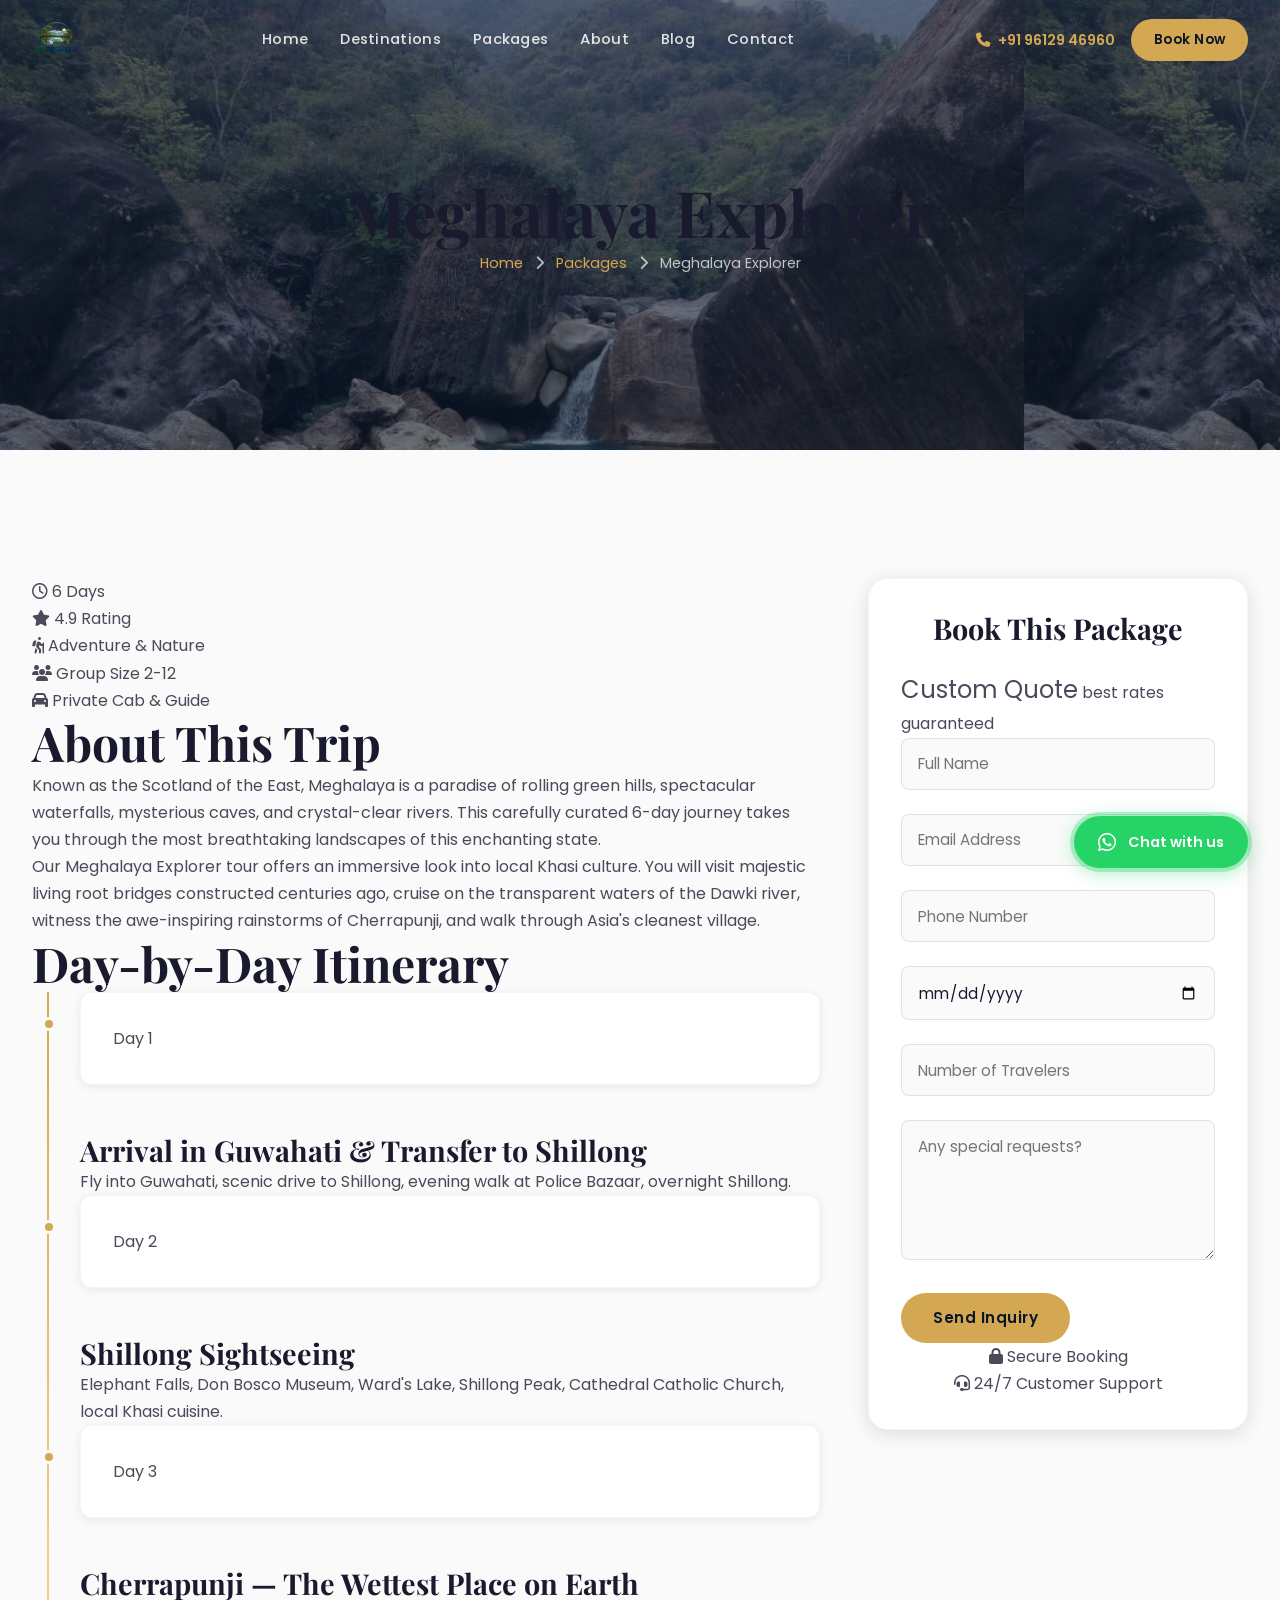
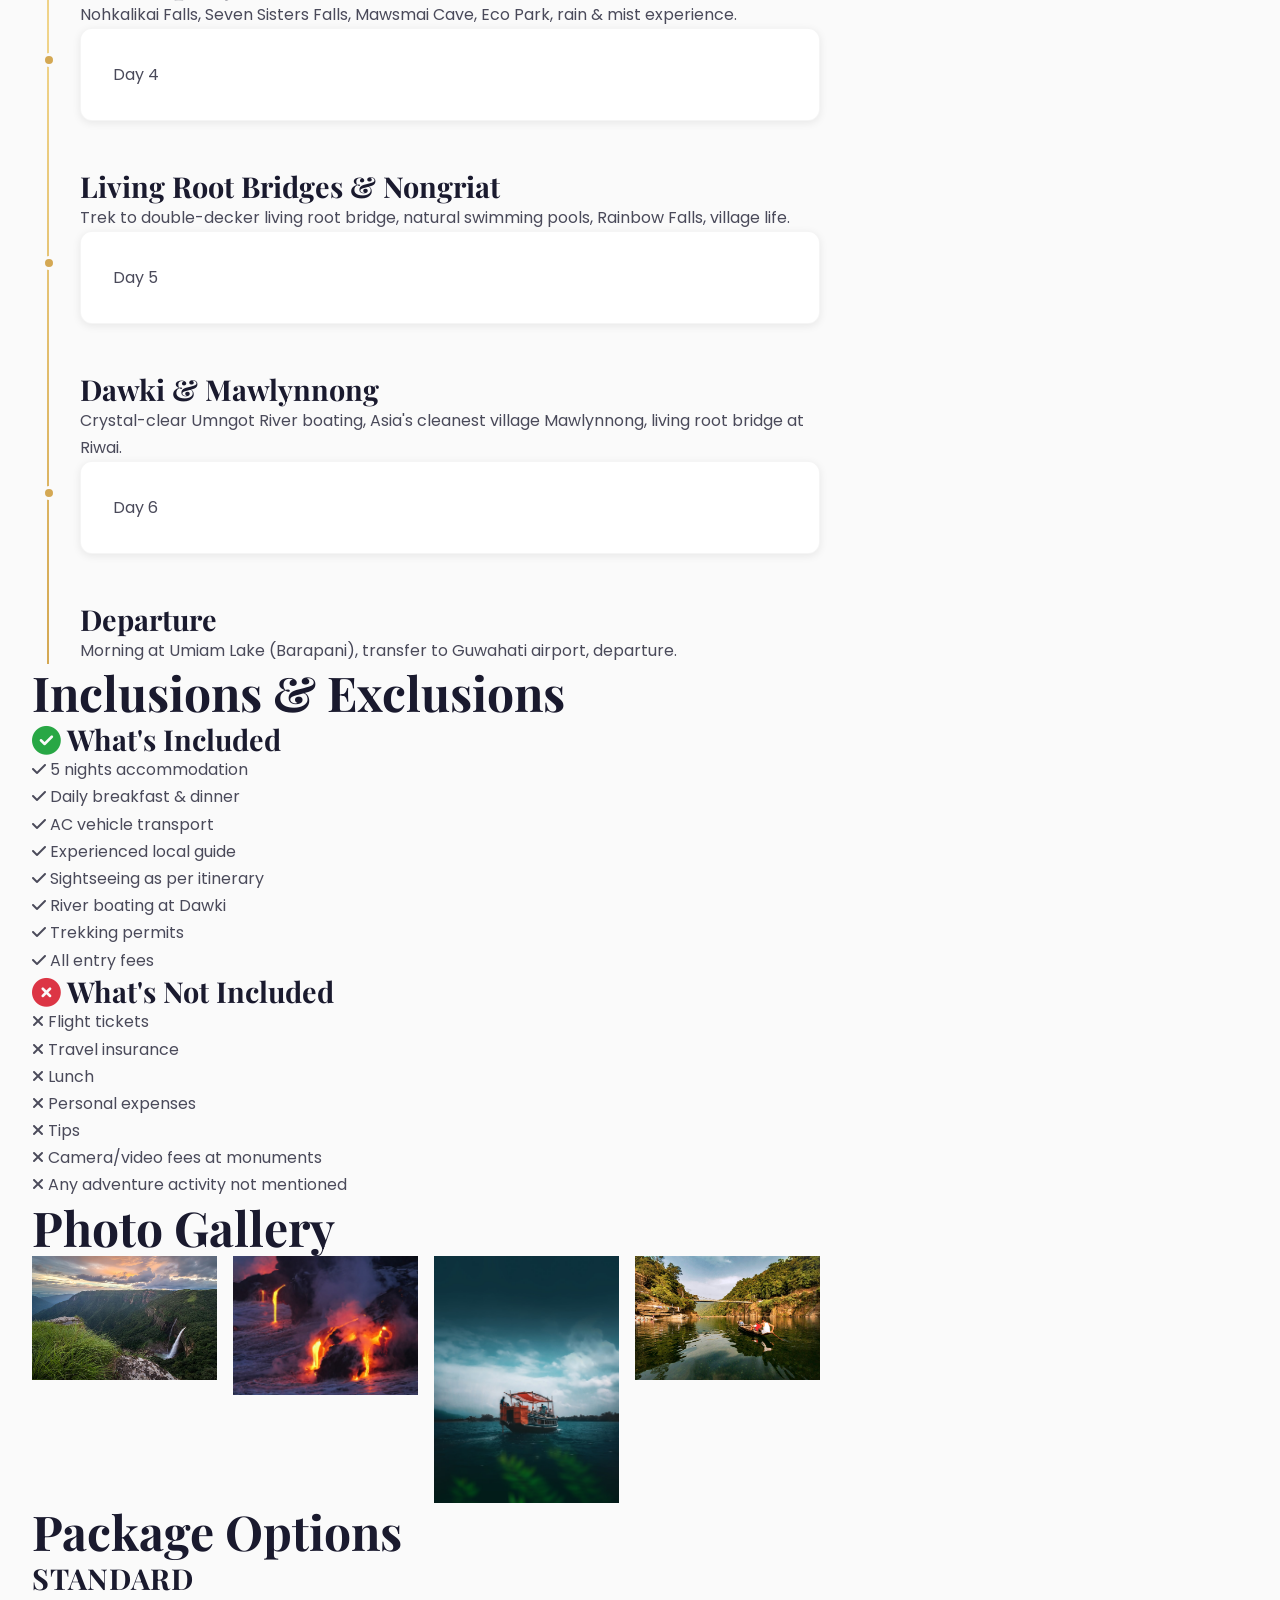
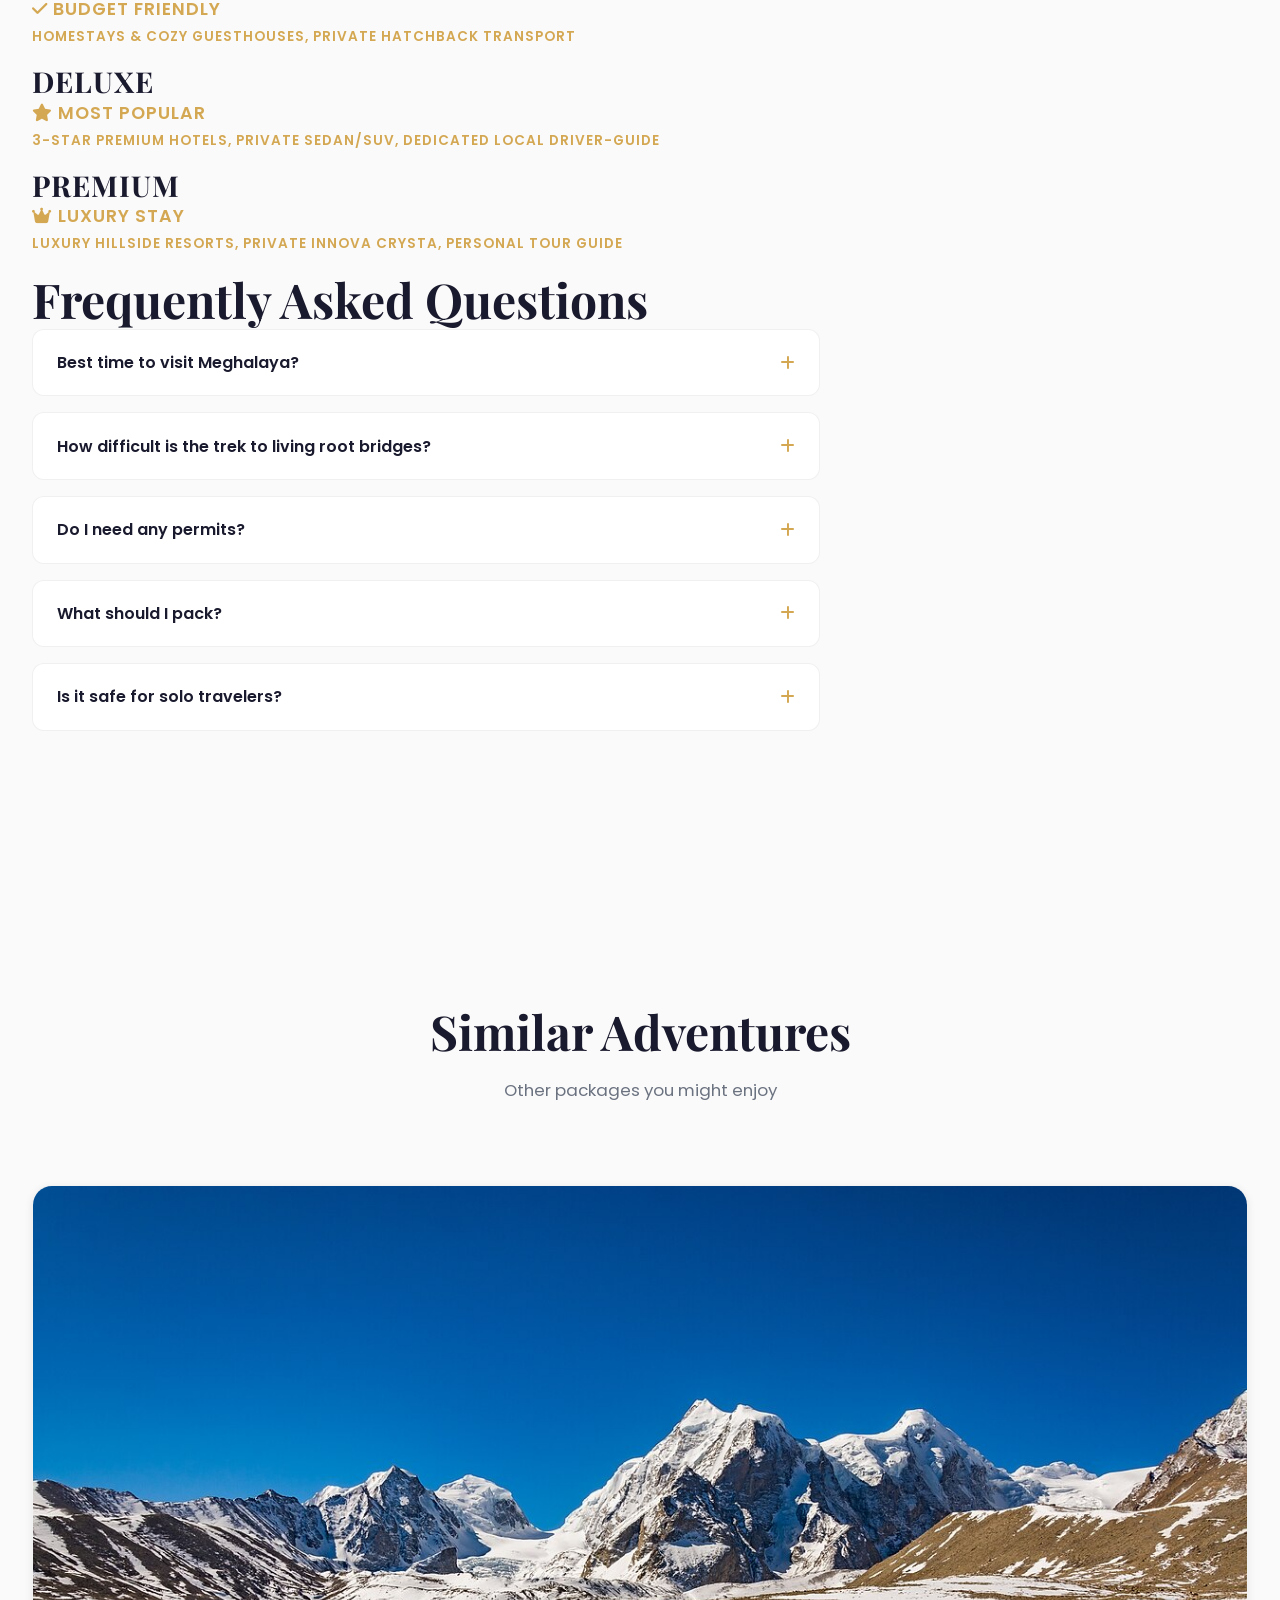
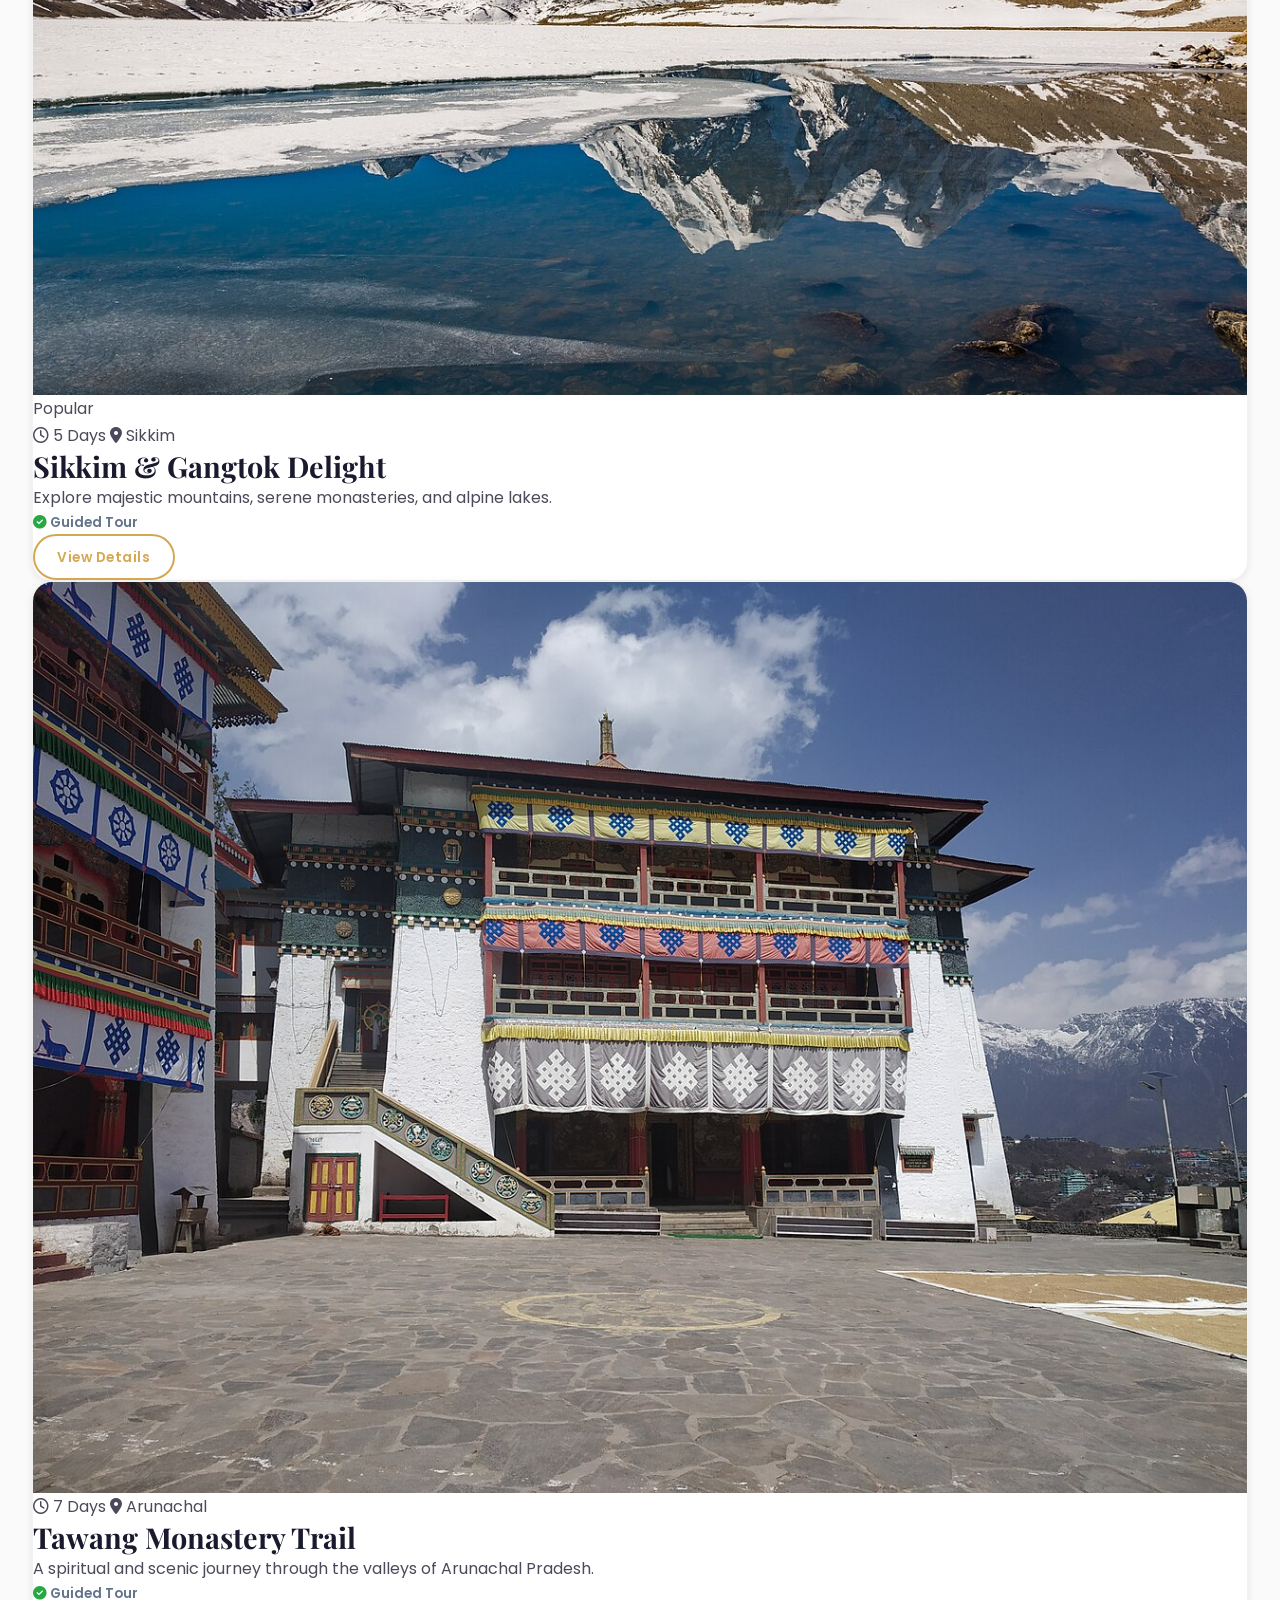
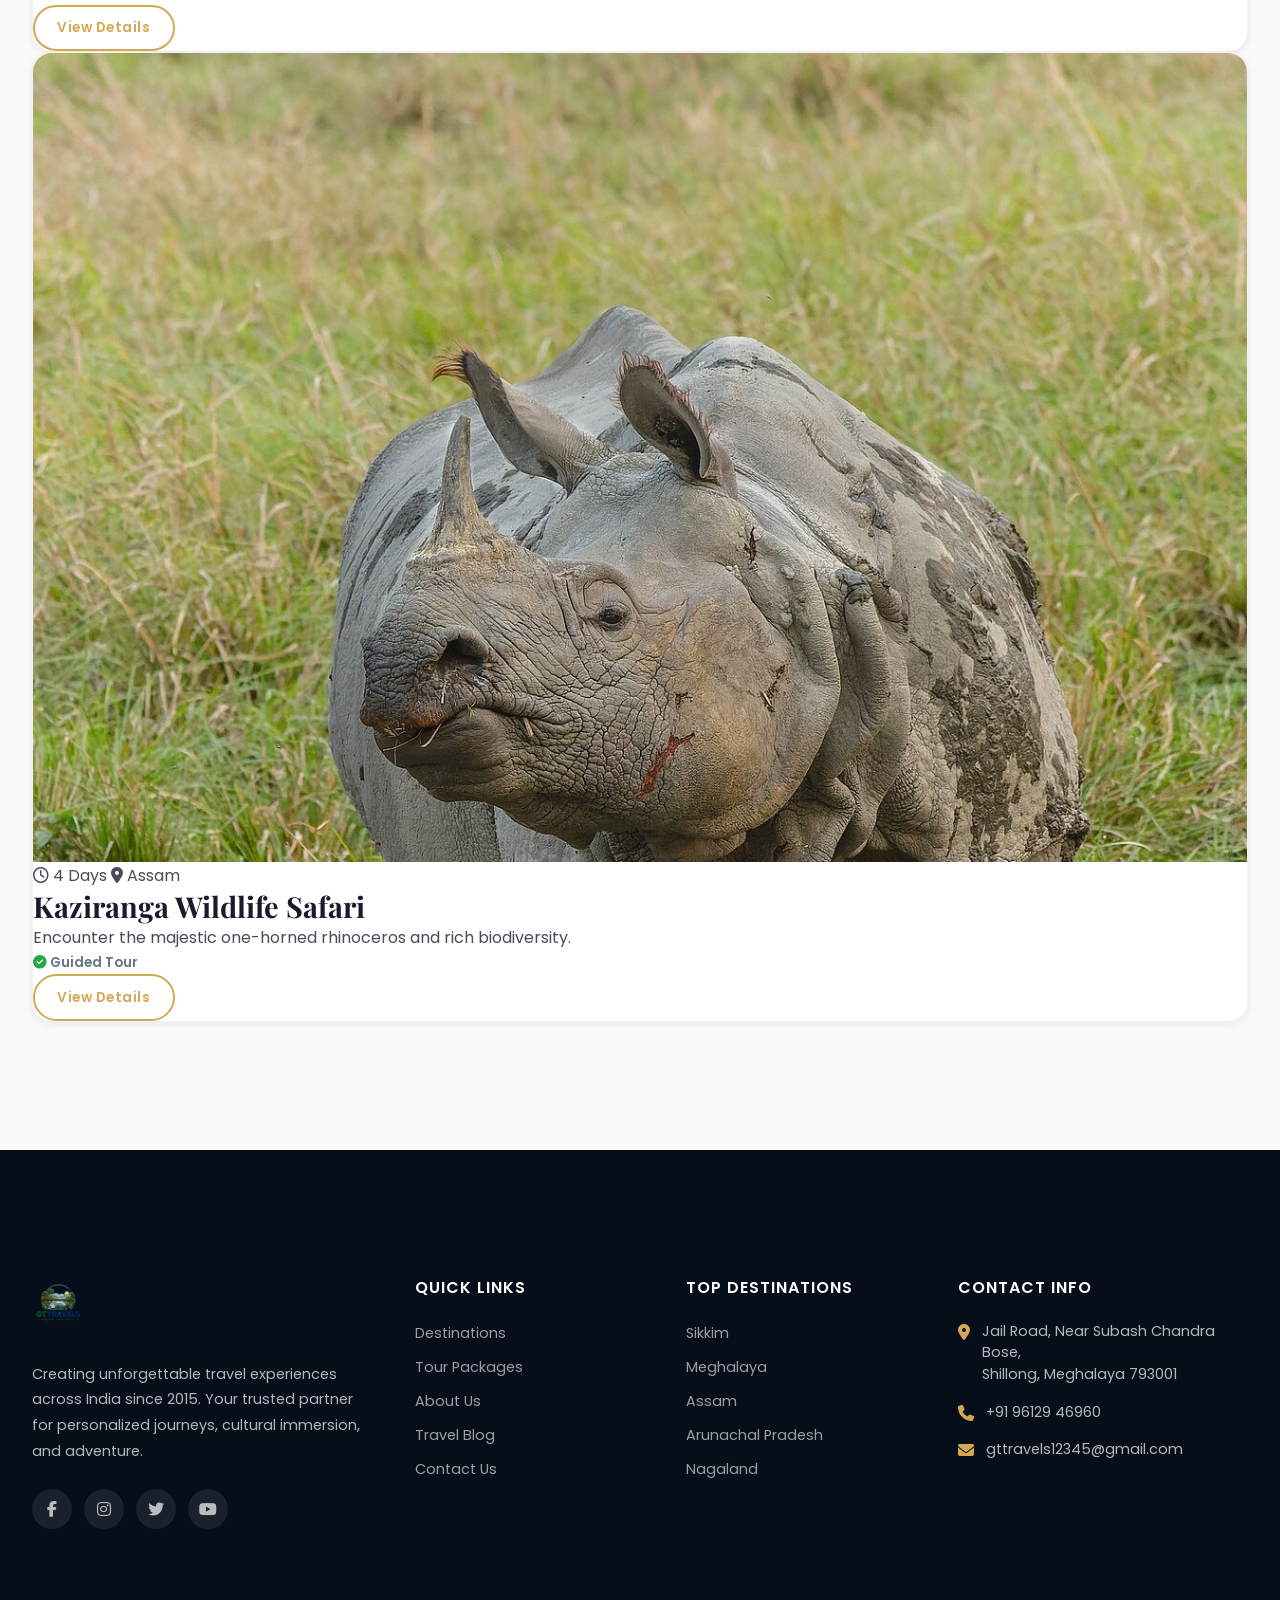
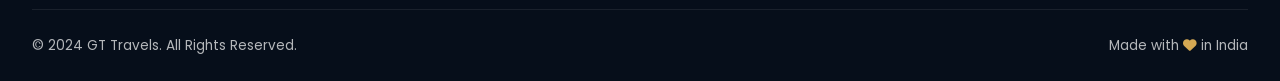
<file: package-detail.html>
<!DOCTYPE html>
<html lang="en">
<head>
    <meta charset="UTF-8">
    <meta name="viewport" content="width=device-width, initial-scale=1.0">
    <title>Meghalaya Explorer - GT Travels</title>
    <meta name="description" content="Explore the rolling green hills, spectacular waterfalls, and living root bridges of Meghalaya with our 6-day Meghalaya Explorer tour package.">
    <link rel="stylesheet" href="https://cdnjs.cloudflare.com/ajax/libs/font-awesome/6.5.1/css/all.min.css">
    <link rel="stylesheet" href="css/style.css?v=9">
</head>
<body>
    <!-- Standard Navigation -->
    <nav class="navbar">
      <div class="container">
        <a href="index.html" class="nav-logo"><img src="images/logo.png" alt="GT Travels" class="nav-logo-img" style="height: 46px; max-height: 46px; width: auto; max-width: 140px; object-fit: contain; display: block;"></a>
        <div class="nav-links">
          <a href="index.html">Home</a>
          <a href="destinations.html">Destinations</a>
          <a href="packages.html" class="active">Packages</a>
          <a href="about.html">About</a>
          <a href="blog.html">Blog</a>
          <a href="contact.html">Contact</a>
        </div>
        <div class="nav-cta">
          <a href="tel:+919612946960" class="nav-phone"><i class="fas fa-phone"></i> +91 96129 46960</a>
          <a href="contact.html" class="btn btn-primary btn-sm">Book Now</a>
        </div>
        <button class="mobile-menu-btn" onclick="toggleMobileMenu()">
          <span></span><span></span><span></span>
        </button>
      </div>
    </nav>
    <div class="mobile-menu">
      <a href="index.html">Home</a>
      <a href="destinations.html">Destinations</a>
      <a href="packages.html" class="active">Packages</a>
      <a href="about.html">About</a>
      <a href="blog.html">Blog</a>
      <a href="contact.html">Contact</a>
      <a href="contact.html" class="btn btn-primary">Book Now</a>
    </div>

    <!-- Page Hero -->
    <section class="page-hero" style="background-image: linear-gradient(rgba(10, 22, 40, 0.6), rgba(10, 22, 40, 0.6)), url('images/meghalaya/double-decker.jpg');">
        <div class="container text-center animate-on-scroll">
            <h1>Meghalaya Explorer</h1>
            <div class="breadcrumb">
                <a href="index.html">Home</a> <i class="fas fa-chevron-right"></i>
                <a href="packages.html">Packages</a> <i class="fas fa-chevron-right"></i>
                <span>Meghalaya Explorer</span>
            </div>
        </div>
    </section>

    <!-- Detail Layout -->
    <section class="section">
        <div class="container">
            <div class="detail-layout">
                <!-- Main Content -->
                <div class="detail-content animate-on-scroll">
                    <!-- Overview -->
                    <div class="package-overview-icons">
                        <div class="overview-item">
                            <i class="far fa-clock"></i>
                            <span>6 Days</span>
                        </div>
                        <div class="overview-item">
                            <i class="fas fa-star"></i>
                            <span>4.9 Rating</span>
                        </div>
                        <div class="overview-item">
                            <i class="fas fa-hiking"></i>
                            <span>Adventure & Nature</span>
                        </div>
                        <div class="overview-item">
                            <i class="fas fa-users"></i>
                            <span>Group Size 2-12</span>
                        </div>
                        <div class="overview-item">
                            <i class="fas fa-car"></i>
                            <span>Private Cab & Guide</span>
                        </div>
                    </div>

                    <!-- About This Trip -->
                    <h2>About This Trip</h2>
                    <p>Known as the Scotland of the East, Meghalaya is a paradise of rolling green hills, spectacular waterfalls, mysterious caves, and crystal-clear rivers. This carefully curated 6-day journey takes you through the most breathtaking landscapes of this enchanting state.</p>
                    <p>Our Meghalaya Explorer tour offers an immersive look into local Khasi culture. You will visit majestic living root bridges constructed centuries ago, cruise on the transparent waters of the Dawki river, witness the awe-inspiring rainstorms of Cherrapunji, and walk through Asia's cleanest village.</p>

                    <!-- Day-by-Day Itinerary -->
                    <h2>Day-by-Day Itinerary</h2>
                    <div class="itinerary-timeline">
                        <div class="itinerary-item">
                            <div class="itinerary-day">Day 1</div>
                            <div class="itinerary-desc">
                                <h3>Arrival in Guwahati & Transfer to Shillong</h3>
                                <p>Fly into Guwahati, scenic drive to Shillong, evening walk at Police Bazaar, overnight Shillong.</p>
                            </div>
                        </div>
                        <div class="itinerary-item">
                            <div class="itinerary-day">Day 2</div>
                            <div class="itinerary-desc">
                                <h3>Shillong Sightseeing</h3>
                                <p>Elephant Falls, Don Bosco Museum, Ward's Lake, Shillong Peak, Cathedral Catholic Church, local Khasi cuisine.</p>
                            </div>
                        </div>
                        <div class="itinerary-item">
                            <div class="itinerary-day">Day 3</div>
                            <div class="itinerary-desc">
                                <h3>Cherrapunji — The Wettest Place on Earth</h3>
                                <p>Nohkalikai Falls, Seven Sisters Falls, Mawsmai Cave, Eco Park, rain & mist experience.</p>
                            </div>
                        </div>
                        <div class="itinerary-item">
                            <div class="itinerary-day">Day 4</div>
                            <div class="itinerary-desc">
                                <h3>Living Root Bridges & Nongriat</h3>
                                <p>Trek to double-decker living root bridge, natural swimming pools, Rainbow Falls, village life.</p>
                            </div>
                        </div>
                        <div class="itinerary-item">
                            <div class="itinerary-day">Day 5</div>
                            <div class="itinerary-desc">
                                <h3>Dawki & Mawlynnong</h3>
                                <p>Crystal-clear Umngot River boating, Asia's cleanest village Mawlynnong, living root bridge at Riwai.</p>
                            </div>
                        </div>
                        <div class="itinerary-item">
                            <div class="itinerary-day">Day 6</div>
                            <div class="itinerary-desc">
                                <h3>Departure</h3>
                                <p>Morning at Umiam Lake (Barapani), transfer to Guwahati airport, departure.</p>
                            </div>
                        </div>
                    </div>

                    <!-- Inclusions & Exclusions -->
                    <h2>Inclusions & Exclusions</h2>
                    <div class="inc-exc-grid">
                        <div class="inclusions">
                            <h3><i class="fas fa-check-circle" style="color: #28a745;"></i> What's Included</h3>
                            <ul class="check-list">
                                <li><i class="fas fa-check"></i> 5 nights accommodation</li>
                                <li><i class="fas fa-check"></i> Daily breakfast & dinner</li>
                                <li><i class="fas fa-check"></i> AC vehicle transport</li>
                                <li><i class="fas fa-check"></i> Experienced local guide</li>
                                <li><i class="fas fa-check"></i> Sightseeing as per itinerary</li>
                                <li><i class="fas fa-check"></i> River boating at Dawki</li>
                                <li><i class="fas fa-check"></i> Trekking permits</li>
                                <li><i class="fas fa-check"></i> All entry fees</li>
                            </ul>
                        </div>
                        <div class="exclusions">
                            <h3><i class="fas fa-times-circle" style="color: #dc3545;"></i> What's Not Included</h3>
                            <ul class="cross-list">
                                <li><i class="fas fa-times"></i> Flight tickets</li>
                                <li><i class="fas fa-times"></i> Travel insurance</li>
                                <li><i class="fas fa-times"></i> Lunch</li>
                                <li><i class="fas fa-times"></i> Personal expenses</li>
                                <li><i class="fas fa-times"></i> Tips</li>
                                <li><i class="fas fa-times"></i> Camera/video fees at monuments</li>
                                <li><i class="fas fa-times"></i> Any adventure activity not mentioned</li>
                            </ul>
                        </div>
                    </div>

                    <!-- Photo Gallery -->
                    <h2>Photo Gallery</h2>
                    <div class="gallery-grid">
                        <img src="images/meghalaya/nohkalikai.jpg" alt="Nohkalikai Falls, Meghalaya" class="gallery-img">
                        <img src="images/meghalaya/krang-shuri.jpg" alt="Krang Shuri Waterfalls" class="gallery-img">
                        <img src="images/meghalaya/root-bridge.jpg" alt="Living Root Bridge Trek" class="gallery-img">
                        <img src="images/meghalaya/dawki-umngot.jpg" alt="Dawki Crystal River Boating" class="gallery-img">
                    </div>

                    <!-- Package Options -->
                    <h2>Package Options</h2>
                    <div class="pricing-table">
                        <div class="pricing-tier">
                            <h3>Standard</h3>
                            <div class="price" style="font-size: 1.1rem; color: var(--secondary);"><i class="fas fa-check"></i> Budget Friendly</div>
                            <p>Homestays & cozy guesthouses, private hatchback transport</p>
                        </div>
                        <div class="pricing-tier featured">
                            <h3>Deluxe</h3>
                            <div class="price" style="font-size: 1.1rem; color: var(--secondary);"><i class="fas fa-star"></i> Most Popular</div>
                            <p>3-star premium hotels, private sedan/SUV, dedicated local driver-guide</p>
                        </div>
                        <div class="pricing-tier">
                            <h3>Premium</h3>
                            <div class="price" style="font-size: 1.1rem; color: var(--secondary);"><i class="fas fa-crown"></i> Luxury Stay</div>
                            <p>Luxury hillside resorts, private Innova Crysta, personal tour guide</p>
                        </div>
                    </div>

                    <!-- FAQ -->
                    <h2>Frequently Asked Questions</h2>
                    <div class="faq-accordion">
                        <div class="faq-item">
                            <div class="faq-question">Best time to visit Meghalaya? <i class="fas fa-plus"></i></div>
                            <div class="faq-answer"><p>The best time to visit Meghalaya is between October and June when the weather is pleasant.</p></div>
                        </div>
                        <div class="faq-item">
                            <div class="faq-question">How difficult is the trek to living root bridges? <i class="fas fa-plus"></i></div>
                            <div class="faq-answer"><p>It involves descending and ascending about 3500 steep steps. It requires a moderate to good level of fitness.</p></div>
                        </div>
                        <div class="faq-item">
                            <div class="faq-question">Do I need any permits? <i class="fas fa-plus"></i></div>
                            <div class="faq-answer"><p>Indian nationals do not need Inner Line Permits for Meghalaya. Foreign nationals require a valid Indian visa.</p></div>
                        </div>
                        <div class="faq-item">
                            <div class="faq-question">What should I pack? <i class="fas fa-plus"></i></div>
                            <div class="faq-answer"><p>Pack comfortable trekking shoes, an umbrella or raincoat, light cottons for summer, and warm layers for the evening.</p></div>
                        </div>
                        <div class="faq-item">
                            <div class="faq-question">Is it safe for solo travelers? <i class="fas fa-plus"></i></div>
                            <div class="faq-answer"><p>Yes, Meghalaya is considered one of the safest states in India for travelers, including solo female travelers.</p></div>
                        </div>
                    </div>
                </div>

                <!-- Sidebar -->
                <aside class="sidebar-inquiry animate-on-scroll">
                    <div class="sidebar-widget inquiry-widget">
                        <h3>Book This Package</h3>
                        <div class="widget-price">
                            <span class="amount" style="font-size: 1.5rem;">Custom Quote</span>
                            <span class="per">best rates guaranteed</span>
                        </div>
                        <form class="inquiry-form" action="contact.html">
                            <div class="form-group">
                                <input type="text" class="form-control" placeholder="Full Name" required>
                            </div>
                            <div class="form-group">
                                <input type="email" class="form-control" placeholder="Email Address" required>
                            </div>
                            <div class="form-group">
                                <input type="tel" class="form-control" placeholder="Phone Number" required>
                            </div>
                            <div class="form-group">
                                <input type="date" class="form-control" required>
                            </div>
                            <div class="form-group">
                                <input type="number" class="form-control" placeholder="Number of Travelers" min="1" required>
                            </div>
                            <div class="form-group">
                                <textarea class="form-control" rows="3" placeholder="Any special requests?"></textarea>
                            </div>
                            <button type="submit" class="btn btn-primary btn-block">Send Inquiry</button>
                        </form>
                        <div class="trust-badges mt-3 text-center">
                            <p class="small text-muted mb-2"><i class="fas fa-lock"></i> Secure Booking</p>
                            <p class="small text-muted"><i class="fas fa-headset"></i> 24/7 Customer Support</p>
                        </div>
                    </div>
                </aside>
            </div>
        </div>
    </section>

    <!-- Related Packages -->
    <section class="section bg-light">
        <div class="container animate-on-scroll">
            <div class="section-header text-center">
                <h2>Similar Adventures</h2>
                <p>Other packages you might enjoy</p>
            </div>
            <div class="grid-3">
                <div class="package-card">
                    <div class="package-img">
                        <img src="images/sikkim/gurudongmar-lake.jpg" alt="Sikkim & Gangtok Delight">
                        <div class="package-badge">Popular</div>
                    </div>
                    <div class="package-content">
                        <div class="package-meta">
                            <span><i class="far fa-clock"></i> 5 Days</span>
                            <span><i class="fas fa-map-marker-alt"></i> Sikkim</span>
                        </div>
                        <h3>Sikkim & Gangtok Delight</h3>
                        <p>Explore majestic mountains, serene monasteries, and alpine lakes.</p>
                        <div class="package-footer">
                            <div class="price" style="font-size: 0.85rem; color: #64748b; font-weight: 600;"><i class="fas fa-check-circle" style="color: #28a745;"></i> Guided Tour</div>
                            <a href="packages.html" class="btn btn-outline btn-sm">View Details</a>
                        </div>
                    </div>
                </div>
                
                <div class="package-card">
                    <div class="package-img">
                        <img src="images/arunachal/tawang-monastery-exterior.jpg" alt="Tawang Monastery Trail">
                    </div>
                    <div class="package-content">
                        <div class="package-meta">
                            <span><i class="far fa-clock"></i> 7 Days</span>
                            <span><i class="fas fa-map-marker-alt"></i> Arunachal</span>
                        </div>
                        <h3>Tawang Monastery Trail</h3>
                        <p>A spiritual and scenic journey through the valleys of Arunachal Pradesh.</p>
                        <div class="package-footer">
                            <div class="price" style="font-size: 0.85rem; color: #64748b; font-weight: 600;"><i class="fas fa-check-circle" style="color: #28a745;"></i> Guided Tour</div>
                            <a href="packages.html" class="btn btn-outline btn-sm">View Details</a>
                        </div>
                    </div>
                </div>

                <div class="package-card">
                    <div class="package-img">
                        <img src="images/assam/kaziranga-rhino.jpg" alt="Kaziranga Wildlife Safari">
                    </div>
                    <div class="package-content">
                        <div class="package-meta">
                            <span><i class="far fa-clock"></i> 4 Days</span>
                            <span><i class="fas fa-map-marker-alt"></i> Assam</span>
                        </div>
                        <h3>Kaziranga Wildlife Safari</h3>
                        <p>Encounter the majestic one-horned rhinoceros and rich biodiversity.</p>
                        <div class="package-footer">
                            <div class="price" style="font-size: 0.85rem; color: #64748b; font-weight: 600;"><i class="fas fa-check-circle" style="color: #28a745;"></i> Guided Tour</div>
                            <a href="packages.html" class="btn btn-outline btn-sm">View Details</a>
                        </div>
                    </div>
                </div>
            </div>
        </div>
    </section>

    <!-- Footer -->
    <footer class="footer">
      <div class="container">
        <div class="footer-grid">
          <div class="footer-brand"><a href="index.html" class="nav-logo"><img src="images/logo.png" alt="GT Travels" class="nav-logo-img" style="height: 52px; max-height: 52px; width: auto; max-width: 160px; object-fit: contain; display: block; margin-bottom: 1rem;"></a>
            <p>Creating unforgettable travel experiences across India since 2015. Your trusted partner for personalized journeys, cultural immersion, and adventure.</p>
            <div class="footer-social">
              <a href="#"><i class="fab fa-facebook-f"></i></a>
              <a href="#"><i class="fab fa-instagram"></i></a>
              <a href="#"><i class="fab fa-twitter"></i></a>
              <a href="#"><i class="fab fa-youtube"></i></a>
            </div>
          </div>
          <div class="footer-column">
            <h4>Quick Links</h4>
            <ul>
              <li><a href="destinations.html">Destinations</a></li>
              <li><a href="packages.html">Tour Packages</a></li>
              <li><a href="about.html">About Us</a></li>
              <li><a href="blog.html">Travel Blog</a></li>
              <li><a href="contact.html">Contact Us</a></li>
            </ul>
          </div>
          <div class="footer-column">
            <h4>Top Destinations</h4>
            <ul>
              <li><a href="packages.html">Sikkim</a></li>
              <li><a href="packages.html">Meghalaya</a></li>
              <li><a href="packages.html">Assam</a></li>
              <li><a href="packages.html">Arunachal Pradesh</a></li>
              <li><a href="packages.html">Nagaland</a></li>
            </ul>
          </div>
          <div class="footer-column">
            <h4>Contact Info</h4>
            <ul class="footer-contact">
              <li><i class="fas fa-map-marker-alt"></i><span>Jail Road, Near Subash Chandra Bose,<br>Shillong, Meghalaya 793001</span></li>
              <li><i class="fas fa-phone"></i><span>+91 96129 46960</span></li>
              <li><i class="fas fa-envelope"></i><span>gttravels12345@gmail.com</span></li>
            </ul>
          </div>
        </div>
        <div class="footer-bottom">
          <p>&copy; 2024 GT Travels. All Rights Reserved.</p>
          <p>Made with <i class="fas fa-heart" style="color: var(--secondary);"></i> in India</p>
        </div>
      </div>
    </footer>

    <!-- WhatsApp Float -->
    <div class="whatsapp-float">
      <div class="whatsapp-pulse"></div>
      <a href="https://wa.me/919612946960?text=Hi! I'm interested in your tour packages." target="_blank">
        <i class="fab fa-whatsapp"></i>
        <span>Chat with us</span>
      </a>
    </div>

    <!-- Scroll to Top -->
    <div class="scroll-top" onclick="scrollToTop()">
      <i class="fas fa-arrow-up"></i>
    </div>

    <!-- Page Loader -->
    <div class="page-loader">
      <div class="loader-spinner"></div>
    </div>

    <script src="js/main.js"></script>
    <script src="js/animations.js"></script>
<script src="js/forms.js"></script>
</body>
</html>
</file>
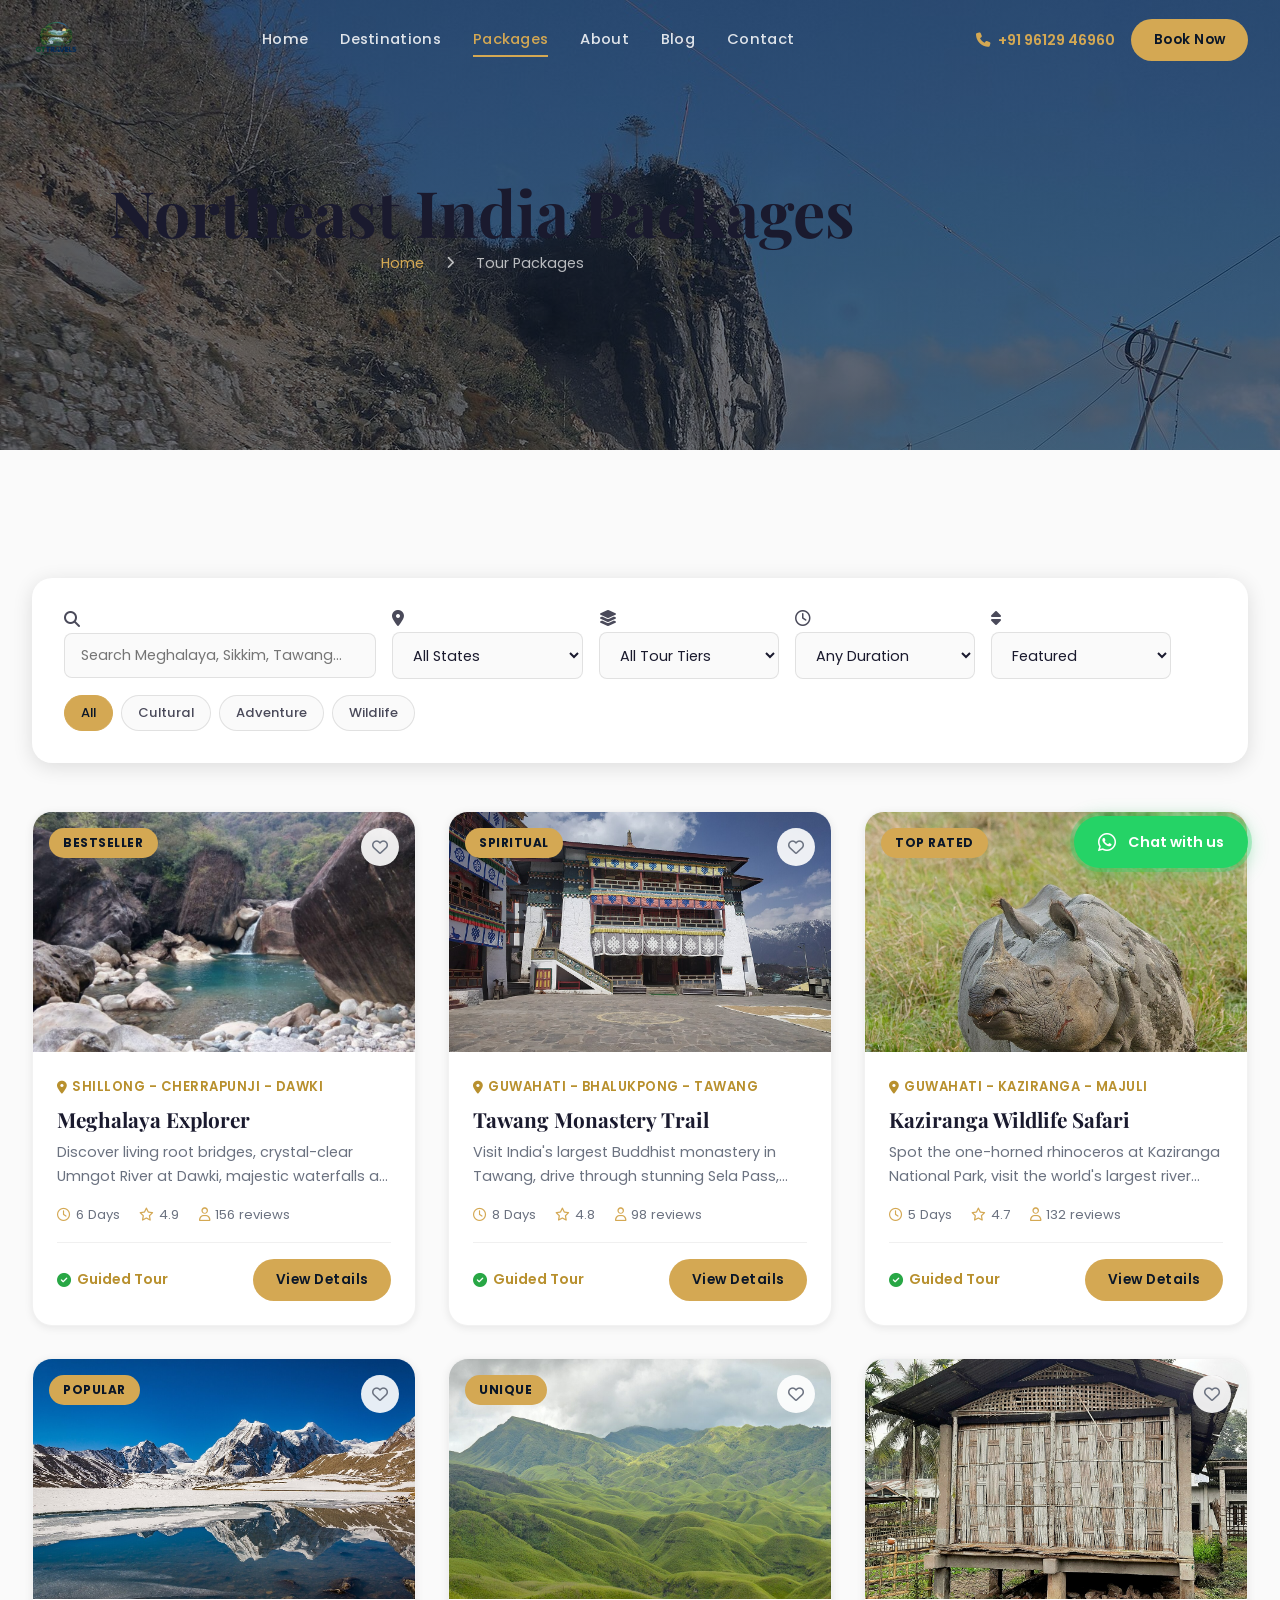
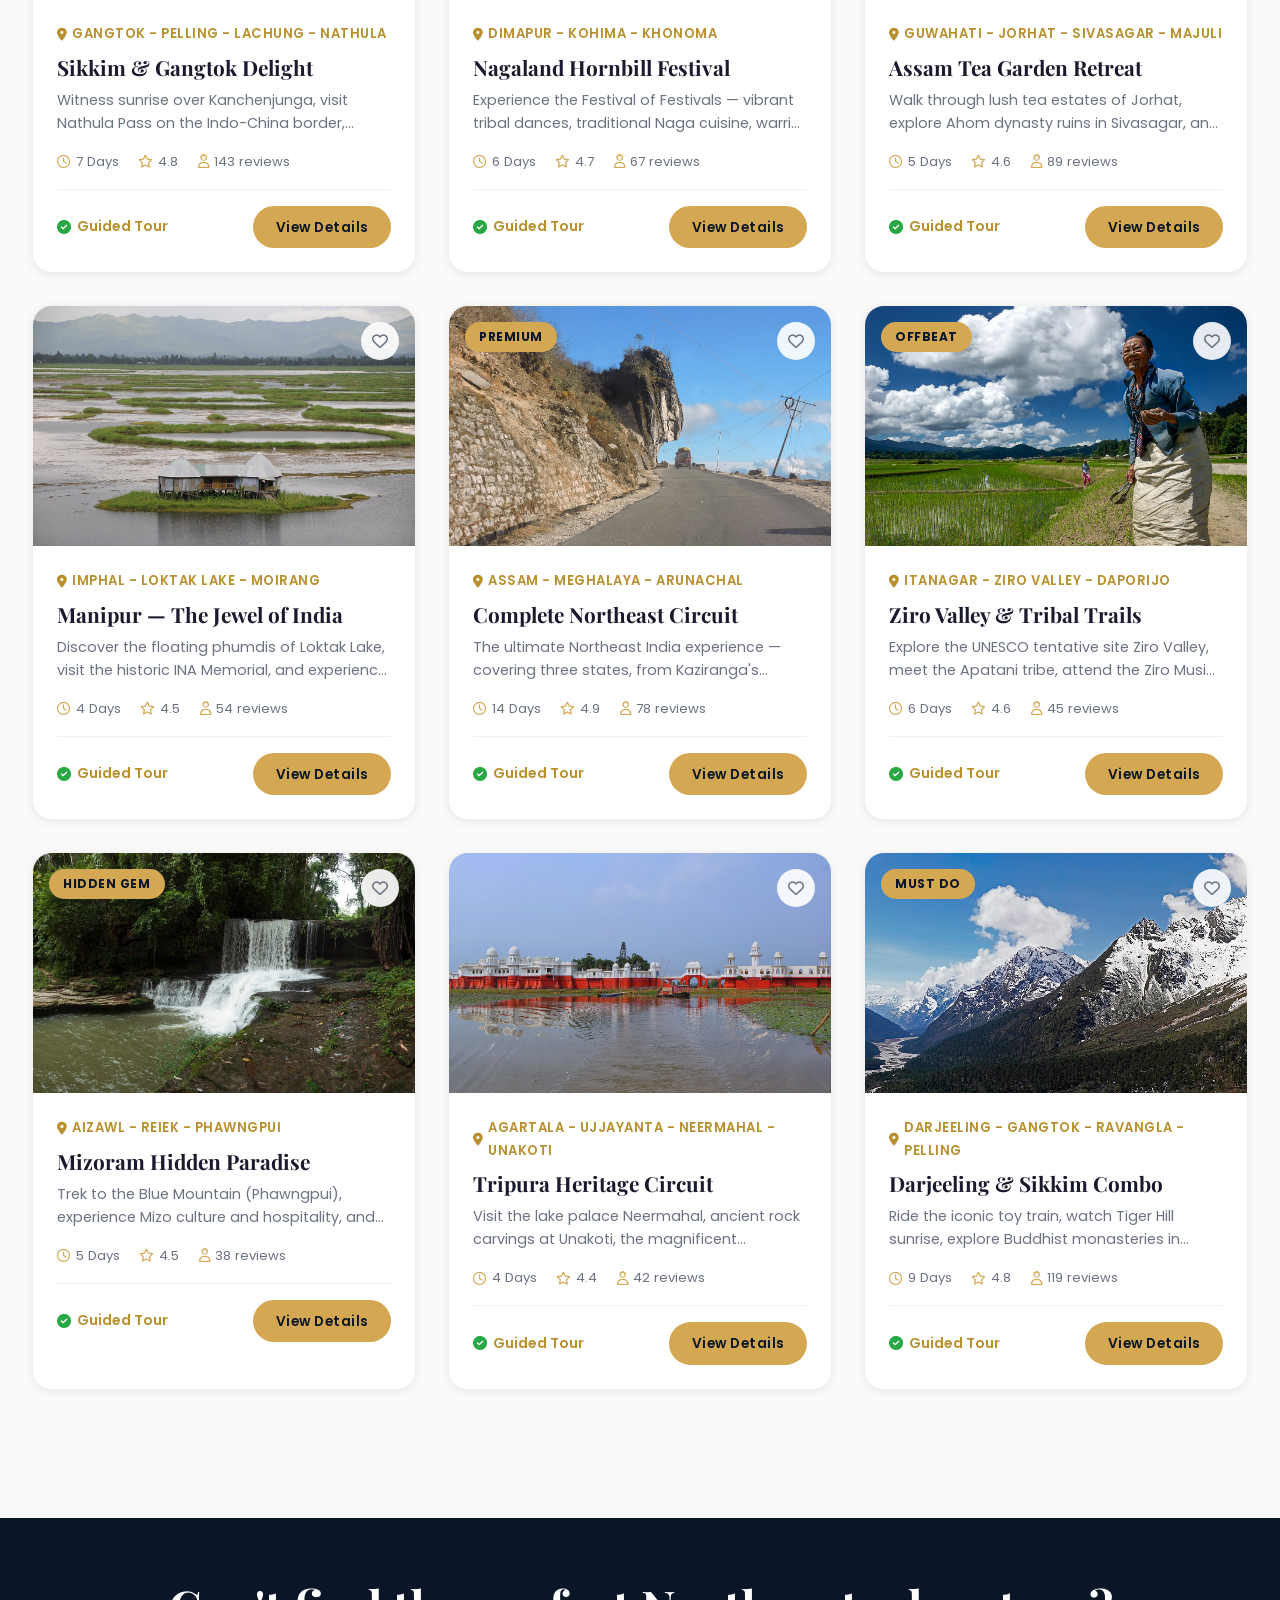
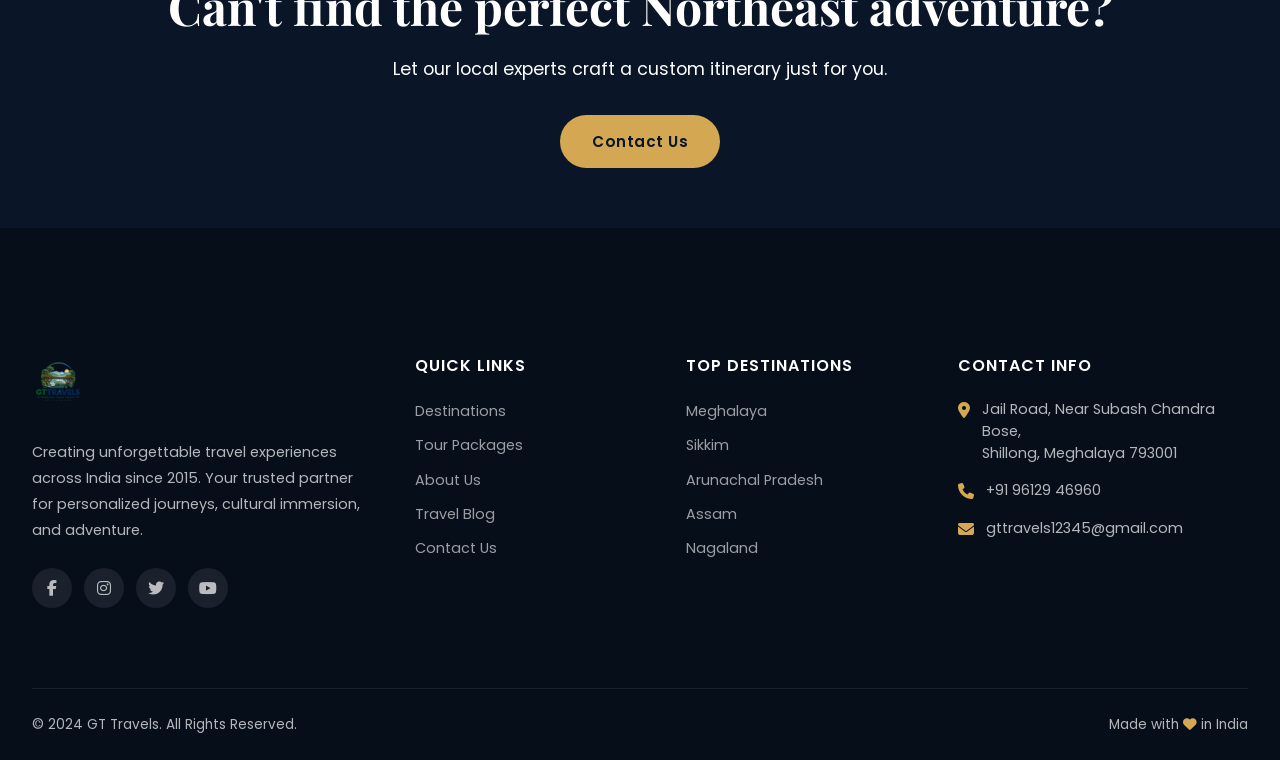
<file: packages.html>
<!DOCTYPE html>
<html lang="en">
<head>
  <meta charset="UTF-8">
  <meta name="viewport" content="width=device-width, initial-scale=1.0">
  <title>Northeast India Tour Packages - GT Travels</title>
  <link href="https://fonts.googleapis.com/css2?family=Playfair+Display:wght@400;600;700&family=Poppins:wght@300;400;500;600&display=swap" rel="stylesheet">
  <link rel="stylesheet" href="https://cdnjs.cloudflare.com/ajax/libs/font-awesome/6.5.1/css/all.min.css">
  <link rel="stylesheet" href="css/style.css?v=9">
</head>
<body>

  <!-- Navigation -->
  <nav class="navbar">
    <div class="container">
      <a href="index.html" class="nav-logo"><img src="images/logo.png" alt="GT Travels" class="nav-logo-img" style="height: 46px; max-height: 46px; width: auto; max-width: 140px; object-fit: contain; display: block;"></a>
      <div class="nav-links">
        <a href="index.html">Home</a>
        <a href="destinations.html">Destinations</a>
        <a href="packages.html" class="active">Packages</a>
        <a href="about.html">About</a>
        <a href="blog.html">Blog</a>
        <a href="contact.html">Contact</a>
      </div>
      <div class="nav-cta">
        <a href="tel:+919612946960" class="nav-phone"><i class="fas fa-phone"></i> +91 96129 46960</a>
        <a href="contact.html" class="btn btn-primary btn-sm">Book Now</a>
      </div>
      <button class="mobile-menu-btn" onclick="toggleMobileMenu()">
        <span></span><span></span><span></span>
      </button>
    </div>
  </nav>
  
  <div class="mobile-menu">
    <a href="index.html">Home</a>
    <a href="destinations.html">Destinations</a>
    <a href="packages.html" class="active">Packages</a>
    <a href="about.html">About</a>
    <a href="blog.html">Blog</a>
    <a href="contact.html">Contact</a>
    <a href="contact.html" class="btn btn-primary">Book Now</a>
  </div>

  <!-- Page Hero -->
  <header class="page-hero" style="background-image: linear-gradient(rgba(10, 22, 40, 0.6), rgba(10, 22, 40, 0.6)), url(images/arunachal/sela-pass.jpg);">
    <div class="container">
      <div class="hero-content text-center">
        <h1>Northeast India Packages</h1>
        <p class="breadcrumb"><a href="index.html">Home</a> <i class="fas fa-chevron-right" style="font-size: 0.8rem; margin: 0 10px;"></i> Tour Packages</p>
      </div>
    </div>
  </header>

  <!-- Filter & Packages Section -->
  <section class="section packages-section">
    <div class="container">
      
      <!-- Filter Bar -->
      <div class="filter-bar animate-on-scroll">
        <div class="filter-row">
          
          <div class="filter-group">
            <i class="fas fa-search"></i>
            <input type="text" id="filter-search" placeholder="Search Meghalaya, Sikkim, Tawang...">
          </div>
          
          <div class="filter-group">
            <i class="fas fa-map-marker-alt"></i>
            <select id="filter-region">
              <option value="all">All States</option>
              <option value="meghalaya">Meghalaya</option>
              <option value="assam">Assam</option>
              <option value="arunachal">Arunachal Pradesh</option>
              <option value="sikkim">Sikkim</option>
              <option value="nagaland">Nagaland</option>
              <option value="manipur">Manipur</option>
              <option value="mizoram">Mizoram</option>
              <option value="tripura">Tripura</option>
            </select>
          </div>
          
          <div class="filter-group">
            <i class="fas fa-layer-group"></i>
            <select id="filter-budget">
              <option value="all">All Tour Tiers</option>
              <option value="budget">Standard</option>
              <option value="mid">Deluxe</option>
              <option value="luxury">Premium Luxury</option>
            </select>
          </div>
          
          <div class="filter-group">
            <i class="far fa-clock"></i>
            <select id="filter-duration">
              <option value="all">Any Duration</option>
              <option value="3-5">3-5 Days</option>
              <option value="5-7">5-7 Days</option>
              <option value="7+">7+ Days</option>
            </select>
          </div>
          
          <div class="filter-group">
            <i class="fas fa-sort"></i>
            <select id="filter-sort">
              <option value="featured">Featured</option>
              <option value="rating">Top Rated</option>
              <option value="popular">Most Popular</option>
            </select>
          </div>
          
        </div>
        
        <div class="filter-tags">
          <button class="filter-tag active" data-type="all">All</button>
          <button class="filter-tag" data-type="cultural">Cultural</button>
          <button class="filter-tag" data-type="adventure">Adventure</button>
          <button class="filter-tag" data-type="wildlife">Wildlife</button>
        </div>
      </div>
      
      <p id="results-count" class="animate-on-scroll" style="margin-bottom: 30px; font-weight: 500; color: var(--text-light);"></p>
      
      <!-- Packages Grid (Populated by JS) -->
      <div class="packages-grid" id="packages-grid">
        <!-- Content injected here by packages.js -->
      </div>
      
    </div>
  </section>

  <!-- CTA Banner -->
  <section class="cta-banner section animate-on-scroll" style="background-color: var(--primary); color: white; text-align: center; padding: 60px 0;">
    <div class="container">
      <h2 style="color: white; margin-bottom: 20px;">Can't find the perfect Northeast adventure?</h2>
      <p style="margin-bottom: 30px; font-size: 1.1rem;">Let our local experts craft a custom itinerary just for you.</p>
      <a href="contact.html" class="btn btn-primary" style="background-color: var(--secondary); color: var(--primary);">Contact Us</a>
    </div>
  </section>

  <!-- Footer -->
  <footer class="footer">
    <div class="container">
      <div class="footer-grid">
        <div class="footer-brand"><a href="index.html" class="nav-logo"><img src="images/logo.png" alt="GT Travels" class="nav-logo-img" style="height: 52px; max-height: 52px; width: auto; max-width: 160px; object-fit: contain; display: block; margin-bottom: 1rem;"></a>
          <p>Creating unforgettable travel experiences across India since 2015. Your trusted partner for personalized journeys, cultural immersion, and adventure.</p>
          <div class="footer-social">
            <a href="#"><i class="fab fa-facebook-f"></i></a>
            <a href="#"><i class="fab fa-instagram"></i></a>
            <a href="#"><i class="fab fa-twitter"></i></a>
            <a href="#"><i class="fab fa-youtube"></i></a>
          </div>
        </div>
        <div class="footer-column">
          <h4>Quick Links</h4>
          <ul>
            <li><a href="destinations.html">Destinations</a></li>
            <li><a href="packages.html">Tour Packages</a></li>
            <li><a href="about.html">About Us</a></li>
            <li><a href="blog.html">Travel Blog</a></li>
            <li><a href="contact.html">Contact Us</a></li>
          </ul>
        </div>
        <div class="footer-column">
          <h4>Top Destinations</h4>
          <ul>
            <li><a href="packages.html">Meghalaya</a></li>
            <li><a href="packages.html">Sikkim</a></li>
            <li><a href="packages.html">Arunachal Pradesh</a></li>
            <li><a href="packages.html">Assam</a></li>
            <li><a href="packages.html">Nagaland</a></li>
          </ul>
        </div>
        <div class="footer-column">
          <h4>Contact Info</h4>
          <ul class="footer-contact">
            <li><i class="fas fa-map-marker-alt"></i><span>Jail Road, Near Subash Chandra Bose,<br>Shillong, Meghalaya 793001</span></li>
            <li><i class="fas fa-phone"></i><span>+91 96129 46960</span></li>
            <li><i class="fas fa-envelope"></i><span>gttravels12345@gmail.com</span></li>
          </ul>
        </div>
      </div>
      <div class="footer-bottom">
        <p>&copy; 2024 GT Travels. All Rights Reserved.</p>
        <p>Made with <i class="fas fa-heart" style="color: var(--secondary);"></i> in India</p>
      </div>
    </div>
  </footer>

  <!-- WhatsApp Float -->
  <div class="whatsapp-float">
    <div class="whatsapp-pulse"></div>
    <a href="https://wa.me/919612946960?text=Hi! I'm interested in your tour packages." target="_blank">
      <i class="fab fa-whatsapp"></i>
      <span>Chat with us</span>
    </a>
  </div>

  <!-- Scroll to Top -->
  <div class="scroll-top" onclick="scrollToTop()">
    <i class="fas fa-arrow-up"></i>
  </div>

  <!-- Page Loader -->
  <div class="page-loader">
    <div class="loader-spinner"></div>
  </div>

  <script src="js/main.js"></script>
  <script src="js/animations.js"></script>
<script src="js/forms.js"></script>
  <script src="js/packages.js?v=5"></script>
</body>
</html>
</file>
<file: css/style.css>
/* ============================================
   WANDERLUST TRAVELS — Main Stylesheet
   Premium Travel Agency | Deep Blue & Gold Theme
   ============================================ */

/* ---------- Google Fonts ---------- */
@import url('https://fonts.googleapis.com/css2?family=Playfair+Display:ital,wght@0,400;0,500;0,600;0,700;0,800;1,400;1,700&family=Poppins:wght@300;400;500;600;700&display=swap');

/* ---------- CSS Custom Properties ---------- */
:root {
  --primary: #0a1628;
  --primary-light: #152238;
  --primary-dark: #060e1a;
  --secondary: #d4a853;
  --secondary-light: #f0d48a;
  --secondary-dark: #b8902e;
  --accent: #f0d48a;
  --bg-light: #fafafa;
  --bg-white: #ffffff;
  --bg-dark: #0a1628;
  --text-dark: #1a1a2e;
  --text-body: #4a4a5a;
  --text-light: #6b7280;
  --text-white: #ffffff;
  --glass-bg: rgba(255, 255, 255, 0.08);
  --glass-border: rgba(255, 255, 255, 0.15);
  --glass-bg-dark: rgba(10, 22, 40, 0.85);
  --shadow-sm: 0 2px 8px rgba(0, 0, 0, 0.08);
  --shadow-md: 0 4px 20px rgba(0, 0, 0, 0.12);
  --shadow-lg: 0 8px 40px rgba(0, 0, 0, 0.16);
  --shadow-xl: 0 16px 60px rgba(0, 0, 0, 0.2);
  --shadow-gold: 0 4px 20px rgba(212, 168, 83, 0.3);
  --font-heading: 'Playfair Display', Georgia, serif;
  --font-body: 'Poppins', 'Segoe UI', sans-serif;
  --space-xs: 0.5rem;
  --space-sm: 1rem;
  --space-md: 1.5rem;
  --space-lg: 2rem;
  --space-xl: 3rem;
  --space-2xl: 5rem;
  --space-3xl: 8rem;
  --radius-sm: 8px;
  --radius-md: 12px;
  --radius-lg: 20px;
  --radius-xl: 30px;
  --radius-full: 50%;
  --transition-fast: 0.2s ease;
  --transition-base: 0.3s ease;
  --transition-slow: 0.5s ease;
  --transition-smooth: 0.4s cubic-bezier(0.25, 0.46, 0.45, 0.94);
  --max-width: 1280px;
  --nav-height: 80px;
}

*, *::before, *::after { margin: 0; padding: 0; box-sizing: border-box; }
html { scroll-behavior: smooth; font-size: 16px; }
body {
  font-family: var(--font-body); font-weight: 400; line-height: 1.7;
  color: var(--text-body); background: var(--bg-light); overflow-x: hidden;
  -webkit-font-smoothing: antialiased;
}
img { max-width: 100%; height: auto; display: block; }
a { text-decoration: none; color: inherit; transition: color var(--transition-fast); }
ul, ol { list-style: none; }
button { cursor: pointer; border: none; outline: none; font-family: var(--font-body); background: transparent; }
input, textarea, select { font-family: var(--font-body); outline: none; border: none; }
::selection { background: var(--secondary); color: var(--primary); }

::-webkit-scrollbar { width: 8px; }
::-webkit-scrollbar-track { background: var(--primary); }
::-webkit-scrollbar-thumb { background: var(--secondary); border-radius: 4px; }
::-webkit-scrollbar-thumb:hover { background: var(--secondary-light); }

/* Layout */
.container { width: 100%; max-width: var(--max-width); margin: 0 auto; padding: 0 2rem; }
.section { padding: var(--space-3xl) 0; }
.section-dark { background: var(--primary); color: var(--text-white); }
.section-alt { background: var(--bg-white); }
.grid { display: grid; gap: var(--space-lg); }
.grid-2 { grid-template-columns: repeat(2, 1fr); }
.grid-3 { grid-template-columns: repeat(3, 1fr); }
.grid-4 { grid-template-columns: repeat(4, 1fr); }
.flex { display: flex; align-items: center; }
.flex-between { display: flex; align-items: center; justify-content: space-between; }
.flex-center { display: flex; align-items: center; justify-content: center; }
.text-center { text-align: center; }
.text-gold { color: var(--secondary); }

/* Typography */
h1, h2, h3, h4, h5, h6 { font-family: var(--font-heading); font-weight: 700; line-height: 1.2; color: var(--text-dark); }
.section-dark h1, .section-dark h2, .section-dark h3, .section-dark h4 { color: var(--text-white); }
h1 { font-size: clamp(2.5rem, 5vw, 4.5rem); }
h2 { font-size: clamp(2rem, 4vw, 3rem); }
h3 { font-size: clamp(1.4rem, 2.5vw, 1.8rem); }
h4 { font-size: clamp(1.1rem, 2vw, 1.4rem); }

.section-header { text-align: center; margin-bottom: var(--space-2xl); }
.section-header .section-label {
  display: inline-block; font-family: var(--font-body); font-size: 0.85rem; font-weight: 600;
  letter-spacing: 3px; text-transform: uppercase; color: var(--secondary); margin-bottom: var(--space-sm);
  position: relative;
}
.section-header .section-label::before, .section-header .section-label::after {
  content: ''; position: absolute; top: 50%; width: 30px; height: 1px; background: var(--secondary);
}
.section-header .section-label::before { left: -40px; }
.section-header .section-label::after { right: -40px; }
.section-header h2 { margin-bottom: var(--space-sm); }
.section-header p { max-width: 600px; margin: 0 auto; color: var(--text-light); font-size: 1.05rem; }
.section-dark .section-header p { color: rgba(255,255,255,0.7); }

/* Buttons */
.btn {
  display: inline-flex; align-items: center; gap: 0.5rem; padding: 0.85rem 2rem;
  font-size: 0.95rem; font-weight: 600; border-radius: var(--radius-xl);
  transition: all var(--transition-base); letter-spacing: 0.5px; position: relative; overflow: hidden; z-index: 1;
}
.btn::before { content: ''; position: absolute; inset: 0; border-radius: inherit; opacity: 0; transition: opacity var(--transition-base); z-index: -1; }
.btn-primary { background: var(--secondary); color: var(--primary); }
.btn-primary::before { background: var(--secondary-dark); }
.btn-primary:hover { transform: translateY(-2px); box-shadow: var(--shadow-gold); }
.btn-primary:hover::before { opacity: 1; }
.btn-secondary { background: var(--primary); color: var(--text-white); }
.btn-secondary:hover { background: var(--primary-light); transform: translateY(-2px); box-shadow: var(--shadow-lg); }
.btn-outline { background: transparent; color: var(--secondary); border: 2px solid var(--secondary); }
.btn-outline:hover { background: var(--secondary); color: var(--primary); transform: translateY(-2px); }
.btn-outline-white { background: transparent; color: var(--text-white); border: 2px solid rgba(255,255,255,0.4); }
.btn-outline-white:hover { background: var(--text-white); color: var(--primary); transform: translateY(-2px); }
.btn-lg { padding: 1.1rem 2.8rem; font-size: 1.05rem; }
.btn-sm { padding: 0.6rem 1.4rem; font-size: 0.85rem; }

/* Navigation */
.navbar { position: fixed; top: 0; left: 0; width: 100%; z-index: 1000; padding: 1rem 0; transition: all var(--transition-smooth); }
.navbar.scrolled { background: rgba(10,22,40,0.95); backdrop-filter: blur(20px); padding: 0.6rem 0; box-shadow: 0 4px 30px rgba(0,0,0,0.3); }
.navbar .container { display: flex; align-items: center; justify-content: space-between; }
.nav-logo { display: flex; align-items: center; gap: 0.75rem; z-index: 1001; }
.nav-logo-img {
  height: 48px !important;
  max-height: 48px !important;
  width: auto !important;
  max-width: 140px !important;
  object-fit: contain;
  display: block;
  transition: var(--transition-fast);
}
.navbar.scrolled .nav-logo-img {
  height: 38px !important;
  max-height: 38px !important;
}
.nav-logo-icon {
  width: 44px; height: 44px; background: var(--secondary); border-radius: var(--radius-sm);
  display: none; align-items: center; justify-content: center; font-size: 1.4rem;
  color: var(--primary); font-weight: 800; font-family: var(--font-heading);
}
.nav-logo-text { font-family: var(--font-heading); font-size: 1.5rem; font-weight: 700; color: var(--text-white); display: none; }
.nav-logo-text span { color: var(--secondary); }
.footer .nav-logo-img, .footer-brand .nav-logo-img {
  height: 52px !important;
  max-height: 52px !important;
  width: auto !important;
  max-width: 160px !important;
  object-fit: contain;
  display: block;
  margin-bottom: 1rem;
}
.nav-links { display: flex; align-items: center; gap: 2rem; }
.nav-links a { color: rgba(255,255,255,0.85); font-size: 0.92rem; font-weight: 500; letter-spacing: 0.3px; position: relative; }
.nav-links a::after { content: ''; position: absolute; bottom: -4px; left: 0; width: 0; height: 2px; background: var(--secondary); transition: width var(--transition-base); }
.nav-links a:hover, .nav-links a.active { color: var(--secondary); }
.nav-links a:hover::after, .nav-links a.active::after { width: 100%; }
.nav-cta { display: flex; align-items: center; gap: 1rem; }
.nav-phone { display: flex; align-items: center; gap: 0.5rem; color: var(--secondary); font-weight: 600; font-size: 0.9rem; }

.mobile-menu-btn {
  display: none;
  flex-direction: column;
  justify-content: center;
  align-items: center;
  gap: 5px;
  z-index: 1001;
  padding: 8px;
  width: 44px;
  height: 44px;
  cursor: pointer;
}
.mobile-menu-btn span { width: 26px; height: 2.5px; background: var(--text-white); border-radius: 2px; transition: all var(--transition-base); }
.mobile-menu-btn.active span:nth-child(1) { transform: rotate(45deg) translate(5px, 5px); }
.mobile-menu-btn.active span:nth-child(2) { opacity: 0; }
.mobile-menu-btn.active span:nth-child(3) { transform: rotate(-45deg) translate(5px, -5px); }

.mobile-menu {
  position: fixed;
  top: 0;
  right: -100%;
  width: 100%;
  height: 100vh;
  height: 100dvh;
  background: rgba(10, 22, 40, 0.98);
  backdrop-filter: blur(25px);
  display: flex;
  flex-direction: column;
  align-items: center;
  justify-content: center;
  gap: 1.75rem;
  transition: right var(--transition-smooth), visibility 0.3s ease;
  z-index: 999;
  visibility: hidden;
  pointer-events: none;
  padding: 2rem;
}
.mobile-menu.active {
  right: 0;
  visibility: visible;
  pointer-events: auto;
}
.mobile-menu a {
  color: var(--text-white);
  font-size: 1.4rem;
  font-family: var(--font-heading);
  font-weight: 600;
  min-height: 44px;
  display: inline-flex;
  align-items: center;
  transition: color var(--transition-fast);
}
.mobile-menu a:hover, .mobile-menu a.active { color: var(--secondary); }
.mobile-menu .btn { font-family: var(--font-body); font-size: 0.95rem; margin-top: 0.5rem; }

/* Hero */
.hero { position: relative; min-height: 100vh; display: flex; align-items: center; justify-content: center; overflow: hidden; background: var(--primary); }
.hero-video {
  position: absolute;
  top: 50%;
  left: 50%;
  min-width: 100%;
  min-height: 100%;
  width: 100%;
  height: 100%;
  transform: translate(-50%, -50%);
  object-fit: cover;
  z-index: 1;
  pointer-events: none;
}
.hero-bg { position: absolute; inset: 0; z-index: 1; }
.hero-bg img { width: 100%; height: 100%; object-fit: cover; }
.hero-overlay { position: absolute; inset: 0; background: linear-gradient(135deg, rgba(10,22,40,0.7) 0%, rgba(10,22,40,0.45) 50%, rgba(10,22,40,0.75) 100%); z-index: 2; pointer-events: none; }
.hero-particles { position: absolute; inset: 0; z-index: 3; overflow: hidden; pointer-events: none; }
.hero-particle { position: absolute; width: 4px; height: 4px; background: var(--secondary); border-radius: 50%; opacity: 0; animation: particleFloat 8s infinite; }
@keyframes particleFloat { 0% { opacity: 0; transform: translateY(100vh) scale(0); } 10% { opacity: 0.6; } 90% { opacity: 0.6; } 100% { opacity: 0; transform: translateY(-20vh) scale(1); } }
.hero-content { position: relative; z-index: 5; text-align: center; max-width: 900px; padding: 0 2rem; }
.hero-badge {
  display: inline-flex; align-items: center; gap: 0.5rem; background: var(--glass-bg);
  border: 1px solid var(--glass-border); backdrop-filter: blur(10px); padding: 0.5rem 1.25rem;
  border-radius: var(--radius-xl); color: var(--secondary); font-size: 0.85rem; font-weight: 500;
  letter-spacing: 1px; text-transform: uppercase; margin-bottom: var(--space-lg);
}
.hero h1, .hero-title { color: var(--text-white) !important; margin-bottom: var(--space-md); font-weight: 800; line-height: 1.1; text-shadow: 0 2px 20px rgba(0, 0, 0, 0.5); }
.hero-title .highlight, .hero h1 .highlight { color: var(--secondary); position: relative; }
.hero-title .highlight::after, .hero h1 .highlight::after { content: ''; position: absolute; bottom: 5px; left: 0; width: 100%; height: 8px; background: rgba(212,168,83,0.25); border-radius: 4px; }
.hero p, .hero-subtitle { color: rgba(255,255,255,0.9) !important; font-size: clamp(1rem, 2vw, 1.2rem); max-width: 680px; margin: 0 auto var(--space-xl); line-height: 1.8; text-shadow: 0 1px 10px rgba(0, 0, 0, 0.4); }
.hero-buttons { display: flex; gap: var(--space-sm); justify-content: center; flex-wrap: wrap; margin-bottom: var(--space-xl); }
/* ─── Transparent Glassmorphic Searchbar ─── */
.hero-search-wrapper {
  display: flex;
  justify-content: center;
  align-items: center;
  width: 100%;
  margin: 0 auto var(--space-xl);
}
.hero-search-wrapper form {
  display: inline-flex;
  justify-content: center;
  max-width: 100%;
}
.searchbar {
  position: relative;
  display: inline-flex;
  align-items: center;
  overflow: hidden;
  background: rgba(255, 255, 255, 0.12);
  border: 1px solid rgba(255, 255, 255, 0.28);
  backdrop-filter: blur(12px);
  -webkit-backdrop-filter: blur(12px);
  border-radius: 30px;
  box-shadow: 0px 8px 32px rgba(0, 0, 0, 0.3);
  max-width: 100%;
  transition: all 0.3s ease;
}
.searchbar:hover, .searchbar:focus-within {
  background: rgba(255, 255, 255, 0.18);
  border-color: rgba(212, 168, 83, 0.6);
  box-shadow: 0px 8px 32px rgba(0, 0, 0, 0.4), 0 0 15px rgba(212, 168, 83, 0.25);
}
.searchbar-icon {
  position: absolute;
  right: 27px;
  top: 50%;
  transform: translateY(-50%);
  background-color: transparent;
  color: #ffffff;
  cursor: pointer;
  border: none;
  font-size: 18px;
  z-index: 2;
  display: flex;
  align-items: center;
  justify-content: center;
  padding: 0;
  transition: transform 0.2s ease, color 0.2s ease;
}
.searchbar:hover .searchbar-icon,
.searchbar-icon:hover {
  transform: translateY(-50%) scale(1.15);
  color: var(--secondary);
}
.searchbar input[type=text] {
  padding: 9px 46px 9px 16px;
  border: 1px solid rgba(255, 255, 255, 0.15);
  margin: 14px;
  font-size: 18px;
  background: rgba(255, 255, 255, 0.14);
  backdrop-filter: blur(8px);
  -webkit-backdrop-filter: blur(8px);
  text-align: left;
  text-indent: 8px;
  outline: none;
  border-radius: 30px;
  box-shadow: inset 0 1px 3px rgba(0, 0, 0, 0.2);
  color: #ffffff;
  width: 320px;
  max-width: calc(100vw - 64px);
  box-sizing: border-box;
  font-family: var(--font-body);
  transition: all 0.3s ease;
}
.searchbar input[type=text]:focus {
  background: rgba(255, 255, 255, 0.22);
  border-color: rgba(212, 168, 83, 0.5);
}
.searchbar input[type=text]::placeholder {
  color: rgba(255, 255, 255, 0.75);
}

.hero-search { max-width: 600px; margin: 0 auto; background: var(--glass-bg); border: 1px solid var(--glass-border); backdrop-filter: blur(15px); border-radius: var(--radius-xl); padding: 0.5rem; display: flex; gap: 0.5rem; }
.hero-search input { flex: 1; padding: 0.8rem 1.2rem; background: transparent; color: var(--text-white); font-size: 0.95rem; }
.hero-search input::placeholder { color: rgba(255,255,255,0.65); }
.hero-search .btn { border-radius: var(--radius-xl); }
.hero-scroll { position: absolute; bottom: 2rem; left: 50%; transform: translateX(-50%); z-index: 5; color: var(--text-white); font-size: 0.8rem; letter-spacing: 2px; text-transform: uppercase; display: flex; flex-direction: column; align-items: center; gap: 0.5rem; opacity: 0.7; animation: bounceDown 2s infinite; }
.hero-scroll-line { width: 1px; height: 40px; background: linear-gradient(to bottom, var(--secondary), transparent); }
@keyframes bounceDown { 0%, 100% { transform: translateX(-50%) translateY(0); } 50% { transform: translateX(-50%) translateY(8px); } }

/* Page Hero (Inner Pages) */
.page-hero { position: relative; height: 50vh; min-height: 350px; display: flex; align-items: center; justify-content: center; background: var(--primary); overflow: hidden; }
.page-hero .hero-bg { position: absolute; inset: 0; }
.page-hero .hero-bg img { width: 100%; height: 100%; object-fit: cover; opacity: 0.4; }
.page-hero-content { position: relative; z-index: 5; text-align: center; }
.page-hero-content h1 { color: var(--text-white); margin-bottom: var(--space-sm); }
.breadcrumb { display: flex; align-items: center; justify-content: center; gap: 0.75rem; font-size: 0.9rem; color: rgba(255,255,255,0.7); }
.breadcrumb a { color: var(--secondary); }
.breadcrumb a:hover { color: var(--secondary-light); }
.breadcrumb .separator { color: rgba(255,255,255,0.4); }

/* ─── Compact Stats Bar ─── */
.stats-section {
  background: #081220;
  padding: 0.9rem 0 !important;
  position: relative;
  border-top: 1px solid rgba(212, 168, 83, 0.25);
  border-bottom: 1px solid rgba(255, 255, 255, 0.08);
  box-shadow: 0 4px 20px rgba(0, 0, 0, 0.25);
  z-index: 10;
}
.stats-section::before {
  content: '';
  position: absolute;
  top: 0;
  left: 5%;
  right: 5%;
  height: 1px;
  background: linear-gradient(90deg, transparent, var(--secondary), transparent);
}
.stats-grid {
  display: grid;
  grid-template-columns: repeat(4, 1fr);
  gap: 0.75rem;
  align-items: center;
}
.stat-card, .stat-item {
  display: flex;
  align-items: center;
  justify-content: center;
  gap: 0.75rem;
  padding: 0.25rem 0.5rem;
  text-align: left;
}
.stat-card:not(:last-child), .stat-item:not(:last-child) {
  border-right: 1px solid rgba(255, 255, 255, 0.1);
}
.stat-icon-wrap, .stat-card i, .stat-icon {
  font-size: 1.35rem;
  color: var(--secondary);
  display: flex;
  align-items: center;
  justify-content: center;
  flex-shrink: 0;
  margin: 0;
}
.stat-info {
  display: flex;
  flex-direction: column;
  line-height: 1.15;
}
.stat-number {
  font-family: var(--font-heading);
  font-size: 1.5rem;
  font-weight: 700;
  color: var(--text-white);
  line-height: 1.1;
  margin: 0 0 0.1rem;
}
.stat-number span {
  color: var(--secondary);
}
.stat-label, .stat-card p {
  color: rgba(255, 255, 255, 0.75);
  font-size: 0.78rem;
  font-weight: 500;
  letter-spacing: 0.3px;
  text-transform: uppercase;
  margin: 0;
  white-space: nowrap;
}

/* Destination Cards */
.destinations-grid { display: grid; grid-template-columns: repeat(auto-fill, minmax(320px, 1fr)); gap: var(--space-lg); }
.destination-card {
  position: relative;
  border-radius: var(--radius-lg);
  overflow: hidden;
  background: var(--bg-white);
  box-shadow: var(--shadow-sm);
  transition: all var(--transition-smooth);
  display: flex;
  flex-direction: column;
  border: 1px solid rgba(0, 0, 0, 0.06);
}
.destination-card:hover {
  transform: translateY(-8px);
  box-shadow: var(--shadow-xl);
}
.destination-img {
  position: relative;
  height: 220px;
  min-height: 220px;
  max-height: 220px;
  width: 100%;
  overflow: hidden;
  background: #0a1628;
}
.destination-img img {
  width: 100%;
  height: 100%;
  object-fit: cover;
  transition: transform var(--transition-slow);
  display: block;
}
.destination-card:hover .destination-img img {
  transform: scale(1.08);
}
.destination-meta {
  position: absolute;
  top: 12px;
  left: 12px;
  display: flex;
  gap: 8px;
  z-index: 2;
}
.destination-meta span {
  background: rgba(10, 22, 40, 0.8);
  backdrop-filter: blur(6px);
  color: #ffffff;
  padding: 4px 10px;
  border-radius: 20px;
  font-size: 0.78rem;
  font-weight: 600;
  display: inline-flex;
  align-items: center;
  gap: 5px;
  box-shadow: 0 2px 6px rgba(0,0,0,0.25);
}
.destination-meta span i {
  color: var(--secondary);
}
.destination-content {
  padding: 1.5rem;
  display: flex;
  flex-direction: column;
  flex: 1;
  background: #ffffff;
}
.destination-content h3 {
  font-family: var(--font-heading);
  font-size: 1.4rem;
  font-weight: 700;
  color: var(--primary);
  margin-bottom: 0.35rem;
}
.destination-desc {
  font-size: 0.88rem;
  color: #64748b;
  margin-bottom: 0.65rem;
  font-weight: 500;
}
.destination-location {
  font-size: 0.82rem;
  color: #475569;
  display: flex;
  align-items: center;
  gap: 0.4rem;
  margin-bottom: 1.25rem;
  line-height: 1.4;
}
.destination-location i {
  color: var(--secondary-dark);
}
.destination-footer {
  margin-top: auto;
  display: flex;
  align-items: center;
  justify-content: space-between;
  padding-top: 1rem;
  border-top: 1px solid #f1f5f9;
}
.destination-price small {
  display: block;
  font-size: 0.72rem;
  color: #94a3b8;
  text-transform: uppercase;
  letter-spacing: 0.5px;
}
.destination-price strong {
  font-size: 1.05rem;
  color: var(--primary);
  font-weight: 700;
}

/* Package Cards */
.packages-grid { display: grid; grid-template-columns: repeat(auto-fill, minmax(350px, 1fr)); gap: var(--space-lg); }
.package-card { background: var(--bg-white); border-radius: var(--radius-lg); overflow: hidden; box-shadow: var(--shadow-sm); transition: all var(--transition-smooth); border: 1px solid rgba(0,0,0,0.05); }
.package-card:hover { transform: translateY(-6px); box-shadow: var(--shadow-lg); }
.package-card-img { position: relative; height: 240px; overflow: hidden; }
.package-card-img img { width: 100%; height: 100%; object-fit: cover; transition: transform var(--transition-slow); }
.package-card:hover .package-card-img img { transform: scale(1.05); }
.package-card-badge { position: absolute; top: 1rem; left: 1rem; background: var(--secondary); color: var(--primary); padding: 0.3rem 0.9rem; border-radius: var(--radius-xl); font-size: 0.75rem; font-weight: 700; text-transform: uppercase; letter-spacing: 0.5px; }
.package-card-wishlist { position: absolute; top: 1rem; right: 1rem; width: 38px; height: 38px; background: rgba(255,255,255,0.9); backdrop-filter: blur(10px); border-radius: var(--radius-full); display: flex; align-items: center; justify-content: center; color: var(--text-light); font-size: 1rem; transition: all var(--transition-fast); cursor: pointer; }
.package-card-wishlist:hover, .package-card-wishlist.active { background: #e74c3c; color: white; }
.package-card-body { padding: 1.5rem; }
.package-card-location { display: flex; align-items: center; gap: 0.3rem; color: var(--secondary-dark); font-size: 0.82rem; font-weight: 600; text-transform: uppercase; letter-spacing: 0.5px; margin-bottom: 0.5rem; }
.package-card-title { font-family: var(--font-heading); font-size: 1.3rem; font-weight: 700; color: var(--text-dark); margin-bottom: 0.5rem; line-height: 1.3; }
.package-card-desc { color: var(--text-light); font-size: 0.9rem; line-height: 1.6; margin-bottom: 1rem; display: -webkit-box; -webkit-line-clamp: 2; -webkit-box-orient: vertical; overflow: hidden; }
.package-card-meta { display: flex; gap: 1.2rem; padding-bottom: 1rem; border-bottom: 1px solid rgba(0,0,0,0.06); margin-bottom: 1rem; }
.package-card-meta span { display: flex; align-items: center; gap: 0.35rem; font-size: 0.82rem; color: var(--text-light); }
.package-card-meta span i { color: var(--secondary); }
.package-card-footer { display: flex; align-items: center; justify-content: space-between; }
.package-card-price .from { font-size: 0.75rem; color: var(--text-light); }
.package-card-price .amount { font-family: var(--font-heading); font-size: 1.4rem; font-weight: 700; color: var(--primary); }
.package-card-price .per { font-size: 0.75rem; color: var(--text-light); }
.package-card-rating { display: flex; align-items: center; gap: 0.25rem; }
.package-card-rating .stars { color: var(--secondary); font-size: 0.85rem; }
.package-card-rating .count { font-size: 0.8rem; color: var(--text-light); }

/* Feature Cards */
.features-grid { display: grid; grid-template-columns: repeat(4, 1fr); gap: var(--space-lg); }
.feature-card { text-align: center; padding: var(--space-xl) var(--space-lg); background: var(--bg-white); border-radius: var(--radius-lg); box-shadow: var(--shadow-sm); transition: all var(--transition-smooth); border: 1px solid rgba(0,0,0,0.04); position: relative; overflow: hidden; }
.feature-card::before { content: ''; position: absolute; top: 0; left: 0; right: 0; height: 3px; background: var(--secondary); transform: scaleX(0); transition: transform var(--transition-base); }
.feature-card:hover::before { transform: scaleX(1); }
.feature-card:hover { transform: translateY(-8px); box-shadow: var(--shadow-lg); }
.feature-card-icon { width: 72px; height: 72px; background: linear-gradient(135deg, var(--secondary), var(--secondary-light)); border-radius: var(--radius-md); display: flex; align-items: center; justify-content: center; font-size: 1.8rem; color: var(--primary); margin: 0 auto var(--space-md); transition: transform var(--transition-base); }
.feature-card:hover .feature-card-icon { transform: rotateY(180deg); }
.feature-card h4 { margin-bottom: var(--space-xs); }
.feature-card p { color: var(--text-light); font-size: 0.9rem; }

/* Testimonials */
.testimonials-section { background: var(--primary); overflow: hidden; }
.testimonial-carousel { position: relative; max-width: 900px; margin: 0 auto; overflow: hidden; }
.testimonial-track { display: flex; transition: transform var(--transition-smooth); }
.testimonial-card { min-width: 100%; padding: var(--space-xl); text-align: center; }
.testimonial-card .quote-icon { font-size: 3rem; color: var(--secondary); opacity: 0.3; margin-bottom: var(--space-sm); line-height: 1; }
.testimonial-card .quote { font-family: var(--font-heading); font-size: 1.3rem; font-style: italic; color: rgba(255,255,255,0.9); line-height: 1.8; margin-bottom: var(--space-lg); }
.testimonial-author { display: flex; align-items: center; justify-content: center; gap: 1rem; }
.testimonial-author img { width: 56px; height: 56px; border-radius: var(--radius-full); object-fit: cover; border: 3px solid var(--secondary); }
.testimonial-author-info h5 { color: var(--text-white); font-family: var(--font-body); font-size: 1rem; font-weight: 600; }
.testimonial-author-info p { color: var(--secondary); font-size: 0.85rem; }
.testimonial-dots { display: flex; justify-content: center; gap: 0.5rem; margin-top: var(--space-lg); }
.testimonial-dot { width: 10px; height: 10px; border-radius: var(--radius-full); background: rgba(255,255,255,0.3); cursor: pointer; transition: all var(--transition-fast); }
.testimonial-dot.active { background: var(--secondary); width: 30px; border-radius: 5px; }

/* Gallery */
.gallery-grid { columns: 4; column-gap: var(--space-sm); }
.gallery-item { break-inside: avoid; margin-bottom: var(--space-sm); border-radius: var(--radius-md); overflow: hidden; cursor: pointer; position: relative; }
.gallery-item img { width: 100%; display: block; transition: transform var(--transition-slow); }
.gallery-item:hover img { transform: scale(1.05); }
.gallery-item-overlay { position: absolute; inset: 0; background: rgba(10,22,40,0.6); display: flex; align-items: center; justify-content: center; opacity: 0; transition: opacity var(--transition-base); }
.gallery-item:hover .gallery-item-overlay { opacity: 1; }
.gallery-item-overlay i { color: var(--text-white); font-size: 1.5rem; }

/* Lightbox */
.lightbox { position: fixed; inset: 0; background: rgba(0,0,0,0.95); z-index: 10000; display: none; align-items: center; justify-content: center; padding: 2rem; }
.lightbox.active { display: flex; }
.lightbox img { max-width: 90%; max-height: 90vh; object-fit: contain; border-radius: var(--radius-sm); }
.lightbox-close { position: absolute; top: 1.5rem; right: 1.5rem; color: var(--text-white); font-size: 2rem; cursor: pointer; width: 50px; height: 50px; display: flex; align-items: center; justify-content: center; border-radius: var(--radius-full); background: rgba(255,255,255,0.1); transition: background var(--transition-fast); }
.lightbox-close:hover { background: rgba(255,255,255,0.2); }
.lightbox-nav { position: absolute; top: 50%; transform: translateY(-50%); color: var(--text-white); font-size: 2rem; cursor: pointer; width: 50px; height: 50px; display: flex; align-items: center; justify-content: center; border-radius: var(--radius-full); background: rgba(255,255,255,0.1); transition: background var(--transition-fast); }
.lightbox-nav:hover { background: rgba(255,255,255,0.2); }
.lightbox-prev { left: 1.5rem; }
.lightbox-next { right: 1.5rem; }

/* CTA / Newsletter */
.cta-section { position: relative; padding: var(--space-3xl) 0; overflow: hidden; }
.cta-section .cta-bg { position: absolute; inset: 0; }
.cta-section .cta-bg img { width: 100%; height: 100%; object-fit: cover; }
.cta-section .cta-overlay { position: absolute; inset: 0; background: linear-gradient(135deg, rgba(10,22,40,0.92), rgba(10,22,40,0.8)); }
.cta-content { position: relative; z-index: 5; text-align: center; max-width: 700px; margin: 0 auto; }
.cta-content h2 { color: var(--text-white); margin-bottom: var(--space-sm); }
.cta-content p { color: rgba(255,255,255,0.8); margin-bottom: var(--space-xl); font-size: 1.05rem; }
.newsletter-form { display: flex; max-width: 500px; margin: 0 auto; background: var(--glass-bg); border: 1px solid var(--glass-border); backdrop-filter: blur(10px); border-radius: var(--radius-xl); padding: 0.4rem; }
.newsletter-form input { flex: 1; padding: 0.8rem 1.2rem; background: transparent; color: var(--text-white); font-size: 0.95rem; }
.newsletter-form input::placeholder { color: rgba(255,255,255,0.5); }

/* Footer */
.footer { background: var(--primary-dark); color: rgba(255,255,255,0.7); padding: var(--space-3xl) 0 0; }
.footer-grid { display: grid; grid-template-columns: 1.5fr 1fr 1fr 1.3fr; gap: var(--space-xl); padding-bottom: var(--space-2xl); border-bottom: 1px solid rgba(255,255,255,0.08); }
.footer-brand p { margin: var(--space-sm) 0 var(--space-md); font-size: 0.9rem; line-height: 1.8; }
.footer-social { display: flex; gap: 0.75rem; }
.footer-social a { width: 40px; height: 40px; border-radius: var(--radius-full); background: rgba(255,255,255,0.08); display: flex; align-items: center; justify-content: center; color: rgba(255,255,255,0.7); font-size: 1rem; transition: all var(--transition-fast); }
.footer-social a:hover { background: var(--secondary); color: var(--primary); transform: translateY(-3px); }
.footer-column h4 { color: var(--text-white); font-family: var(--font-body); font-size: 1rem; font-weight: 600; margin-bottom: var(--space-md); text-transform: uppercase; letter-spacing: 1px; }
.footer-column ul li { margin-bottom: 0.6rem; }
.footer-column ul li a { color: rgba(255,255,255,0.6); font-size: 0.9rem; transition: all var(--transition-fast); display: flex; align-items: center; gap: 0.5rem; }
.footer-column ul li a:hover { color: var(--secondary); transform: translateX(4px); }
.footer-contact li { display: flex; align-items: flex-start; gap: 0.75rem; margin-bottom: 1rem !important; }
.footer-contact li i { color: var(--secondary); margin-top: 3px; font-size: 1rem; }
.footer-contact li span { font-size: 0.9rem; line-height: 1.5; }
.footer-bottom { padding: var(--space-md) 0; display: flex; align-items: center; justify-content: space-between; font-size: 0.85rem; }
.footer-bottom a { color: var(--secondary); }

/* WhatsApp Float */
.whatsapp-float { position: fixed; bottom: 2rem; right: 2rem; z-index: 999; }
.whatsapp-float a { display: flex; align-items: center; gap: 0.75rem; background: #25d366; color: white; padding: 0.85rem 1.5rem; border-radius: var(--radius-xl); font-weight: 600; font-size: 0.9rem; box-shadow: 0 4px 20px rgba(37,211,102,0.4); transition: all var(--transition-base); }
.whatsapp-float a:hover { transform: translateY(-3px) scale(1.02); box-shadow: 0 8px 30px rgba(37,211,102,0.5); }
.whatsapp-float a i { font-size: 1.3rem; }
.whatsapp-pulse { position: absolute; inset: -4px; border-radius: var(--radius-xl); background: rgba(37,211,102,0.3); animation: whatsappPulse 2s infinite; z-index: -1; }
@keyframes whatsappPulse { 0% { transform: scale(1); opacity: 0.5; } 50% { transform: scale(1.1); opacity: 0; } 100% { transform: scale(1); opacity: 0; } }

/* Scroll to Top */
.scroll-top { position: fixed; bottom: 2rem; right: 8rem; width: 46px; height: 46px; background: var(--primary); color: var(--secondary); border-radius: var(--radius-full); display: flex; align-items: center; justify-content: center; font-size: 1.2rem; cursor: pointer; opacity: 0; visibility: hidden; transform: translateY(20px); transition: all var(--transition-base); box-shadow: var(--shadow-md); z-index: 998; }
.scroll-top.visible { opacity: 1; visibility: visible; transform: translateY(0); }
.scroll-top:hover { background: var(--secondary); color: var(--primary); transform: translateY(-3px); }

/* Filter Bar */
.filter-bar { background: var(--bg-white); padding: var(--space-lg); border-radius: var(--radius-lg); box-shadow: var(--shadow-md); margin-bottom: var(--space-xl); }
.filter-row { display: flex; flex-wrap: wrap; gap: var(--space-sm); align-items: center; }
.filter-group { display: flex; flex-direction: column; gap: 0.4rem; }
.filter-group label { font-size: 0.78rem; font-weight: 600; text-transform: uppercase; letter-spacing: 0.5px; color: var(--text-light); }
.filter-group select, .filter-group input { padding: 0.7rem 1rem; border: 1px solid rgba(0,0,0,0.1); border-radius: var(--radius-sm); font-size: 0.9rem; color: var(--text-dark); background: var(--bg-light); transition: border-color var(--transition-fast); min-width: 180px; }
.filter-group select:focus, .filter-group input:focus { border-color: var(--secondary); }
.filter-tags { display: flex; flex-wrap: wrap; gap: 0.5rem; margin-top: var(--space-sm); }
.filter-tag { padding: 0.45rem 1rem; border-radius: var(--radius-xl); font-size: 0.82rem; font-weight: 500; cursor: pointer; transition: all var(--transition-fast); border: 1px solid rgba(0,0,0,0.1); background: var(--bg-light); color: var(--text-body); }
.filter-tag:hover, .filter-tag.active { background: var(--secondary); color: var(--primary); border-color: var(--secondary); }

/* Itinerary Timeline */
.itinerary-timeline { position: relative; padding-left: 3rem; }
.itinerary-timeline::before { content: ''; position: absolute; left: 15px; top: 0; bottom: 0; width: 2px; background: linear-gradient(to bottom, var(--secondary), var(--secondary-light), var(--secondary)); }
.itinerary-day { position: relative; margin-bottom: var(--space-xl); padding: var(--space-lg); background: var(--bg-white); border-radius: var(--radius-md); box-shadow: var(--shadow-sm); border: 1px solid rgba(0,0,0,0.04); }
.itinerary-day::before { content: ''; position: absolute; left: -2.45rem; top: 1.5rem; width: 14px; height: 14px; background: var(--secondary); border-radius: var(--radius-full); border: 3px solid var(--bg-light); }
.itinerary-day-number { font-family: var(--font-heading); font-size: 0.85rem; font-weight: 700; color: var(--secondary); text-transform: uppercase; letter-spacing: 1px; margin-bottom: 0.5rem; }
.itinerary-day h4 { margin-bottom: 0.5rem; }
.itinerary-day p { color: var(--text-light); font-size: 0.9rem; }

/* FAQ Accordion */
.faq-item { border: 1px solid rgba(0,0,0,0.06); border-radius: var(--radius-md); margin-bottom: var(--space-sm); overflow: hidden; background: var(--bg-white); }
.faq-question { width: 100%; padding: 1.2rem 1.5rem; display: flex; align-items: center; justify-content: space-between; font-size: 1rem; font-weight: 600; color: var(--text-dark); cursor: pointer; transition: background var(--transition-fast); }
.faq-question:hover { background: var(--bg-light); }
.faq-question i { color: var(--secondary); transition: transform var(--transition-base); }
.faq-item.active .faq-question i { transform: rotate(180deg); }
.faq-answer { max-height: 0; overflow: hidden; transition: max-height var(--transition-smooth); }
.faq-answer-inner { padding: 0 1.5rem 1.2rem; color: var(--text-light); font-size: 0.9rem; line-height: 1.8; }

/* Pricing Table */
.pricing-grid { display: grid; grid-template-columns: repeat(3, 1fr); gap: var(--space-lg); }
.pricing-card { background: var(--bg-white); border-radius: var(--radius-lg); padding: var(--space-xl); text-align: center; box-shadow: var(--shadow-sm); border: 1px solid rgba(0,0,0,0.04); transition: all var(--transition-smooth); position: relative; }
.pricing-card.featured { border: 2px solid var(--secondary); transform: scale(1.05); box-shadow: var(--shadow-gold); }
.pricing-card.featured::before { content: 'Most Popular'; position: absolute; top: -12px; left: 50%; transform: translateX(-50%); background: var(--secondary); color: var(--primary); padding: 0.3rem 1.2rem; border-radius: var(--radius-xl); font-size: 0.75rem; font-weight: 700; text-transform: uppercase; letter-spacing: 0.5px; }
.pricing-card:hover { transform: translateY(-5px); box-shadow: var(--shadow-lg); }
.pricing-card.featured:hover { transform: scale(1.05) translateY(-5px); }
.pricing-tier { font-size: 0.85rem; font-weight: 600; text-transform: uppercase; letter-spacing: 1px; color: var(--secondary); margin-bottom: var(--space-sm); }
.pricing-amount { font-family: var(--font-heading); font-size: 2.5rem; font-weight: 800; color: var(--text-dark); margin-bottom: 0.25rem; }
.pricing-amount .currency { font-size: 1.2rem; vertical-align: super; }
.pricing-per { color: var(--text-light); font-size: 0.85rem; margin-bottom: var(--space-lg); }
.pricing-features { text-align: left; margin-bottom: var(--space-xl); }
.pricing-features li { padding: 0.5rem 0; font-size: 0.9rem; color: var(--text-body); display: flex; align-items: center; gap: 0.5rem; }
.pricing-features li i { color: var(--secondary); }

/* Team Cards */
.team-grid { display: grid; grid-template-columns: repeat(4, 1fr); gap: var(--space-lg); }
.team-card { text-align: center; background: var(--bg-white); border-radius: var(--radius-lg); overflow: hidden; box-shadow: var(--shadow-sm); transition: all var(--transition-smooth); }
.team-card:hover { transform: translateY(-8px); box-shadow: var(--shadow-lg); }
.team-card-img { position: relative; height: 280px; overflow: hidden; }
.team-card-img img { width: 100%; height: 100%; object-fit: cover; transition: transform var(--transition-slow); }
.team-card:hover .team-card-img img { transform: scale(1.05); }
.team-card-social { position: absolute; bottom: 0; left: 0; right: 0; padding: 1rem; background: linear-gradient(to top, rgba(10,22,40,0.8), transparent); display: flex; justify-content: center; gap: 0.5rem; transform: translateY(100%); transition: transform var(--transition-base); }
.team-card:hover .team-card-social { transform: translateY(0); }
.team-card-social a { width: 36px; height: 36px; border-radius: var(--radius-full); background: var(--glass-bg); border: 1px solid var(--glass-border); display: flex; align-items: center; justify-content: center; color: var(--text-white); font-size: 0.9rem; transition: all var(--transition-fast); }
.team-card-social a:hover { background: var(--secondary); color: var(--primary); }
.team-card-info { padding: 1.2rem; }
.team-card-info h4 { margin-bottom: 0.2rem; }
.team-card-info p { color: var(--secondary); font-size: 0.85rem; font-weight: 500; }

/* Blog Cards */
.blog-grid { display: grid; grid-template-columns: repeat(3, 1fr); gap: var(--space-lg); }
.blog-card { background: var(--bg-white); border-radius: var(--radius-lg); overflow: hidden; box-shadow: var(--shadow-sm); transition: all var(--transition-smooth); border: 1px solid rgba(0,0,0,0.04); }
.blog-card:hover { transform: translateY(-6px); box-shadow: var(--shadow-lg); }
.blog-card-img { height: 220px; overflow: hidden; }
.blog-card-img img { width: 100%; height: 100%; object-fit: cover; transition: transform var(--transition-slow); }
.blog-card:hover .blog-card-img img { transform: scale(1.05); }
.blog-card-body { padding: 1.5rem; }
.blog-card-meta { display: flex; align-items: center; gap: 1rem; margin-bottom: 0.75rem; }
.blog-card-category { background: rgba(212,168,83,0.15); color: var(--secondary-dark); padding: 0.25rem 0.75rem; border-radius: var(--radius-xl); font-size: 0.75rem; font-weight: 600; text-transform: uppercase; letter-spacing: 0.5px; }
.blog-card-date { font-size: 0.8rem; color: var(--text-light); display: flex; align-items: center; gap: 0.3rem; }
.blog-card-title { font-family: var(--font-heading); font-size: 1.2rem; font-weight: 700; color: var(--text-dark); margin-bottom: 0.5rem; line-height: 1.4; transition: color var(--transition-fast); }
.blog-card:hover .blog-card-title { color: var(--secondary-dark); }
.blog-card-excerpt { color: var(--text-light); font-size: 0.9rem; line-height: 1.6; margin-bottom: 1rem; display: -webkit-box; -webkit-line-clamp: 3; -webkit-box-orient: vertical; overflow: hidden; }
.blog-card-link { color: var(--secondary-dark); font-weight: 600; font-size: 0.9rem; display: inline-flex; align-items: center; gap: 0.3rem; transition: gap var(--transition-fast); }
.blog-card:hover .blog-card-link { gap: 0.6rem; }

/* Contact */
.contact-grid { display: grid; grid-template-columns: 1.2fr 0.8fr; gap: var(--space-xl); }
.form-group { margin-bottom: var(--space-md); }
.form-group label { display: block; font-size: 0.85rem; font-weight: 600; color: var(--text-dark); margin-bottom: 0.4rem; }
.form-group input, .form-group textarea, .form-group select { width: 100%; padding: 0.85rem 1rem; border: 1px solid rgba(0,0,0,0.1); border-radius: var(--radius-sm); font-size: 0.95rem; color: var(--text-dark); background: var(--bg-light); transition: all var(--transition-fast); }
.form-group input:focus, .form-group textarea:focus, .form-group select:focus { border-color: var(--secondary); box-shadow: 0 0 0 3px rgba(212,168,83,0.15); background: var(--bg-white); }
.form-group textarea { resize: vertical; min-height: 140px; }
.form-row { display: grid; grid-template-columns: 1fr 1fr; gap: var(--space-sm); }
.contact-info-cards { display: flex; flex-direction: column; gap: var(--space-md); }
.contact-info-card { display: flex; align-items: flex-start; gap: 1rem; padding: 1.5rem; background: var(--bg-white); border-radius: var(--radius-md); box-shadow: var(--shadow-sm); border: 1px solid rgba(0,0,0,0.04); }
.contact-info-card i { width: 50px; height: 50px; min-width: 50px; background: linear-gradient(135deg, var(--secondary), var(--secondary-light)); border-radius: var(--radius-sm); display: flex; align-items: center; justify-content: center; color: var(--primary); font-size: 1.2rem; }
.contact-info-card h4 { margin-bottom: 0.25rem; font-family: var(--font-body); font-size: 1rem; }
.contact-info-card p { color: var(--text-light); font-size: 0.9rem; }

/* Multi-step Form */
.multi-step-form { background: var(--bg-white); border-radius: var(--radius-lg); padding: var(--space-xl); box-shadow: var(--shadow-md); }
.step-indicators { display: flex; justify-content: center; gap: 0; margin-bottom: var(--space-xl); position: relative; }
.step-indicator { display: flex; flex-direction: column; align-items: center; gap: 0.5rem; flex: 1; position: relative; }
.step-indicator::after { content: ''; position: absolute; top: 18px; left: 50%; width: 100%; height: 2px; background: rgba(0,0,0,0.1); }
.step-indicator:last-child::after { display: none; }
.step-indicator.active::after, .step-indicator.completed::after { background: var(--secondary); }
.step-circle { width: 36px; height: 36px; border-radius: var(--radius-full); background: rgba(0,0,0,0.05); display: flex; align-items: center; justify-content: center; font-weight: 700; font-size: 0.85rem; color: var(--text-light); position: relative; z-index: 2; transition: all var(--transition-base); }
.step-indicator.active .step-circle, .step-indicator.completed .step-circle { background: var(--secondary); color: var(--primary); }
.step-label { font-size: 0.75rem; font-weight: 600; color: var(--text-light); text-transform: uppercase; letter-spacing: 0.5px; }
.step-indicator.active .step-label { color: var(--secondary-dark); }
.form-step { display: none; }
.form-step.active { display: block; animation: fadeInUp 0.4s ease; }

/* Inclusions/Exclusions */
.inclusions-grid { display: grid; grid-template-columns: 1fr 1fr; gap: var(--space-lg); }
.inclusion-list, .exclusion-list { padding: var(--space-lg); border-radius: var(--radius-md); }
.inclusion-list { background: rgba(46,204,113,0.06); border: 1px solid rgba(46,204,113,0.15); }
.exclusion-list { background: rgba(231,76,60,0.06); border: 1px solid rgba(231,76,60,0.15); }
.inclusion-list h4, .exclusion-list h4 { margin-bottom: var(--space-sm); display: flex; align-items: center; gap: 0.5rem; }
.inclusion-list h4 i { color: #2ecc71; }
.exclusion-list h4 i { color: #e74c3c; }
.inclusion-list li, .exclusion-list li { padding: 0.5rem 0; font-size: 0.9rem; color: var(--text-body); display: flex; align-items: center; gap: 0.5rem; }
.inclusion-list li i { color: #2ecc71; font-size: 0.85rem; }
.exclusion-list li i { color: #e74c3c; font-size: 0.85rem; }

/* Map */
.map-wrapper { border-radius: var(--radius-lg); overflow: hidden; box-shadow: var(--shadow-md); height: 400px; }
.map-wrapper iframe { width: 100%; height: 100%; border: none; }

/* Sidebar Inquiry */
.sidebar-inquiry { position: sticky; top: calc(var(--nav-height) + 2rem); background: var(--bg-white); border-radius: var(--radius-lg); padding: var(--space-lg); box-shadow: var(--shadow-md); border: 1px solid rgba(0,0,0,0.04); }
.sidebar-inquiry h3 { margin-bottom: var(--space-md); text-align: center; }
.sidebar-inquiry .price-highlight { text-align: center; padding: var(--space-sm); background: rgba(212,168,83,0.1); border-radius: var(--radius-sm); margin-bottom: var(--space-md); }
.sidebar-inquiry .price-highlight .amount { font-family: var(--font-heading); font-size: 2rem; font-weight: 800; color: var(--primary); }
.sidebar-inquiry .price-highlight .per { color: var(--text-light); font-size: 0.85rem; }

/* Detail Layout */
.detail-layout { display: grid; grid-template-columns: 1fr 380px; gap: var(--space-xl); align-items: start; }

/* Animations */
@keyframes fadeInUp { from { opacity: 0; transform: translateY(30px); } to { opacity: 1; transform: translateY(0); } }
@keyframes fadeIn { from { opacity: 0; } to { opacity: 1; } }
@keyframes scaleIn { from { opacity: 0; transform: scale(0.8); } to { opacity: 1; transform: scale(1); } }

.animate-on-scroll { opacity: 0; transform: translateY(40px); transition: all 0.7s cubic-bezier(0.25, 0.46, 0.45, 0.94); }
.animate-on-scroll.animated { opacity: 1; transform: translateY(0); }
.animate-on-scroll.animate-left { transform: translateX(-40px); }
.animate-on-scroll.animate-left.animated { transform: translateX(0); }
.animate-on-scroll.animate-right { transform: translateX(40px); }
.animate-on-scroll.animate-right.animated { transform: translateX(0); }
.animate-on-scroll.animate-scale { transform: scale(0.85); }
.animate-on-scroll.animate-scale.animated { transform: scale(1); }

.stagger-children > *:nth-child(1) { transition-delay: 0s; }
.stagger-children > *:nth-child(2) { transition-delay: 0.1s; }
.stagger-children > *:nth-child(3) { transition-delay: 0.15s; }
.stagger-children > *:nth-child(4) { transition-delay: 0.2s; }
.stagger-children > *:nth-child(5) { transition-delay: 0.25s; }
.stagger-children > *:nth-child(6) { transition-delay: 0.3s; }

/* Page Loader */
.page-loader { position: fixed; inset: 0; background: var(--primary); z-index: 99999; display: flex; align-items: center; justify-content: center; transition: opacity 0.5s, visibility 0.5s; }
.page-loader.loaded { opacity: 0; visibility: hidden; }
.loader-spinner { width: 50px; height: 50px; border: 3px solid rgba(212,168,83,0.2); border-top-color: var(--secondary); border-radius: 50%; animation: spin 0.8s linear infinite; }
@keyframes spin { to { transform: rotate(360deg); } }

/* Responsive System — Mobile-First & Cross-Device (320px - Desktop) */
@media (max-width: 1024px) {
  .grid-4 { grid-template-columns: repeat(2, 1fr); }
  .features-grid { grid-template-columns: repeat(2, 1fr); }
  .team-grid { grid-template-columns: repeat(2, 1fr); }
  .pricing-grid { grid-template-columns: repeat(2, 1fr); }
  .footer-grid { grid-template-columns: repeat(2, 1fr); }
  .detail-layout { grid-template-columns: 1fr; gap: var(--space-xl); }
  .gallery-grid { columns: 3; }
  .stats-grid { grid-template-columns: repeat(2, 1fr); }
  .destinations-grid { grid-template-columns: repeat(2, 1fr); }
  .pricing-card.featured { transform: scale(1); }
  .pricing-card.featured:hover { transform: translateY(-5px); }
  .nav-links { display: none; }
  .nav-cta .btn { display: none; }
  .mobile-menu-btn {
    display: flex;
    width: 44px;
    height: 44px;
    align-items: center;
    justify-content: center;
    cursor: pointer;
  }
}

@media (max-width: 768px) {
  html { -webkit-text-size-adjust: 100%; }
  body { overflow-x: hidden; }
  .container { padding: 0 1.25rem; }
  .section { padding: 3.5rem 0; }
  .section-header { margin-bottom: 2rem; }
  .section-header p { font-size: 0.98rem; }
  .section-header .section-label::before, .section-header .section-label::after { display: none; }

  /* Grids */
  .grid-2, .grid-3, .grid-4 { grid-template-columns: 1fr; }
  .destinations-grid { grid-template-columns: 1fr; gap: 1.5rem; }
  .blog-grid { grid-template-columns: 1fr; }
  .packages-grid { grid-template-columns: 1fr; gap: 1.5rem; }
  /* Compact Stats Bar */
  .stats-section { padding: 0.75rem 0 !important; }
  .stats-grid { grid-template-columns: repeat(2, 1fr); gap: 0.6rem 0.75rem; }
  .stat-card, .stat-item { justify-content: center; padding: 0.2rem 0.4rem; gap: 0.6rem; }
  .stat-card:not(:last-child), .stat-item:not(:last-child) { border-right: none; }
  .stat-card:nth-child(odd), .stat-item:nth-child(odd) { border-right: 1px solid rgba(255, 255, 255, 0.08); }
  .stat-number { font-size: 1.35rem; }
  .stat-icon-wrap, .stat-card i, .stat-icon { font-size: 1.2rem; }
  .stat-label, .stat-card p { font-size: 0.74rem; }
  .gallery-grid { columns: 2; }
  .contact-grid { grid-template-columns: 1fr; gap: 2rem; }
  .form-row { grid-template-columns: 1fr; }
  .inclusions-grid { grid-template-columns: 1fr; }

  /* Navigation */
  .navbar { padding: 0.6rem 0; }
  .navbar.scrolled { padding: 0.45rem 0; }
  .nav-phone { display: none; }
  .nav-logo-img { height: 38px !important; max-height: 38px !important; max-width: 120px !important; }

  /* Hero Mobile */
  .hero { min-height: 90vh; min-height: 90dvh; padding: calc(var(--nav-height) + 1rem) 0 3rem; }
  .hero-content { padding: 0 1rem; }
  .hero-badge { font-size: 0.78rem; padding: 0.4rem 1rem; letter-spacing: 0.5px; margin-bottom: var(--space-md); }
  .hero-title, .hero h1 { font-size: clamp(1.85rem, 7vw, 2.75rem) !important; line-height: 1.2 !important; margin-bottom: var(--space-sm) !important; }
  .hero p, .hero-subtitle { font-size: 0.98rem !important; line-height: 1.65 !important; margin-bottom: 1.75rem !important; }
  .hero-buttons { flex-direction: column; width: 100%; max-width: 320px; margin: 0 auto 1.75rem; gap: 0.75rem; }
  .hero-buttons .btn { width: 100%; justify-content: center; padding: 0.85rem 1.5rem; min-height: 48px; }
  .hero-search { flex-direction: column; width: 100%; max-width: 420px; border-radius: var(--radius-md); padding: 0.5rem; gap: 0.5rem; }
  .hero-search input { width: 100%; font-size: 16px; padding: 0.75rem 1rem; min-height: 46px; }
  .hero-search .btn { width: 100%; justify-content: center; min-height: 46px; border-radius: var(--radius-sm); font-size: 0.95rem; }

  /* Destination Cards — ensure NO height constraint clips content */
  .destination-card {
    height: auto !important;
    min-height: unset !important;
  }
  .destination-img {
    height: 210px;
    min-height: 210px;
    max-height: 210px;
  }
  .destination-content {
    padding: 1.25rem 1rem;
  }
  .destination-content h3 {
    font-size: 1.3rem;
  }
  .destination-desc {
    font-size: 0.85rem;
  }
  .destination-footer {
    padding-top: 0.85rem;
  }
  .destination-footer .btn {
    min-height: 40px;
    padding: 0.5rem 1.1rem;
  }

  /* Filters */
  .filter-bar { padding: 1.25rem 1rem; border-radius: var(--radius-md); margin-bottom: 1.5rem; }
  .filter-row { flex-direction: column; align-items: stretch; gap: 0.85rem; }
  .filter-group { width: 100%; }
  .filter-group select, .filter-group input { width: 100%; min-width: 0; min-height: 46px; font-size: 16px; }
  .filter-tags { gap: 0.4rem; overflow-x: auto; -webkit-overflow-scrolling: touch; padding-bottom: 4px; }
  .filter-tag { min-height: 38px; display: inline-flex; align-items: center; padding: 0.45rem 1rem; font-size: 0.85rem; }

  /* Footer */
  .footer { padding-top: 3rem; }
  .footer-bottom { flex-direction: column; gap: var(--space-sm); text-align: center; }

  /* Floating Buttons — stacked cleanly on mobile */
  .whatsapp-float {
    position: fixed;
    bottom: 1.25rem;
    right: 1.25rem;
    z-index: 990;
  }
  .whatsapp-float a {
    padding: 0.75rem 1.1rem;
    font-size: 0.85rem;
    border-radius: var(--radius-full);
  }
  .whatsapp-float a span { display: none; }
  .scroll-top {
    position: fixed;
    bottom: 4.85rem;
    right: 1.25rem;
    width: 42px;
    height: 42px;
    font-size: 1rem;
    z-index: 989;
  }

  /* Inner Pages Hero */
  .page-hero { height: 35vh; min-height: 250px; }
  .page-hero-content h1 { font-size: 2rem; }

  /* Multi-step Form */
  .multi-step-form { padding: 1.5rem 1rem; }
  .step-label { display: none; }
  .step-circle { width: 32px; height: 32px; font-size: 0.8rem; }
  .form-group label { font-size: 0.88rem; }
  .form-group input, .form-group select, .form-group textarea {
    font-size: 16px; /* Prevents iOS auto-zoom */
    min-height: 46px;
  }
  .form-group textarea { min-height: 120px; }
  .multi-step-form .btn { min-height: 46px; width: 100%; justify-content: center; }

  /* Sidebar inquiry on detail page */
  .sidebar-inquiry { position: static; margin-top: 2rem; padding: 1.5rem 1rem; }
  .sidebar-inquiry .btn { width: 100%; justify-content: center; min-height: 46px; }
}

@media (max-width: 480px) {
  /* Keep base font size readable (15.5px) — never shrink to 14px */
  html { font-size: 15.5px; }
  .container { padding: 0 0.95rem; }
  .section { padding: 2.75rem 0; }
  
  .hero-title, .hero h1 { font-size: 2rem !important; }
  .hero-badge { font-size: 0.72rem; }
  
  /* Compact Stats Bar */
  .stats-section { padding: 0.65rem 0 !important; }
  .stats-grid { grid-template-columns: repeat(2, 1fr); gap: 0.5rem 0.4rem; }
  .stat-card, .stat-item { padding: 0.15rem 0.25rem; gap: 0.5rem; }
  .stat-number { font-size: 1.25rem; }
  .stat-icon-wrap, .stat-card i, .stat-icon { font-size: 1.1rem; }
  .stat-label, .stat-card p { font-size: 0.7rem; letter-spacing: 0.2px; }
  
  .gallery-grid { columns: 1; }
  .destination-img { height: 190px; min-height: 190px; max-height: 190px; }
  
  /* Circuit card adjustments for narrow phones */
  .circuit-card { padding: 1rem 0.85rem; }
  .circuit-title { font-size: 1.25rem; }
  .circuit-places-grid { grid-template-columns: repeat(2, minmax(0, 1fr)); gap: 0.5rem; }
  .circuit-place-item { height: 95px; }
  .circuit-place-name { font-size: 0.72rem; padding: 0.35rem 0.25rem; }
  .circuit-btn-book, .circuit-btn-call { font-size: 0.82rem; padding: 0.7rem 0.6rem; }
  
  /* Testimonial adjustments */
  .testimonial-card { padding: 1rem 0.5rem; }
  .testimonial-card .quote { font-size: 1.05rem; line-height: 1.6; }

  /* Searchbar mobile */
  .searchbar input[type=text] {
    width: 250px;
    font-size: 16px;
    margin: 12px 10px;
    padding: 8px 40px 8px 12px;
  }
  .searchbar-icon {
    right: 20px;
    font-size: 16px;
  }
}

@media (max-width: 360px) {
  .container { padding: 0 0.75rem; }
  .hero-title, .hero h1 { font-size: 1.75rem !important; }
  .destination-img { height: 175px; min-height: 175px; max-height: 175px; }
  .circuit-place-item { height: 85px; }
  .circuit-place-name { font-size: 0.68rem; }
  /* Compact Stats Bar */
  .stats-section { padding: 0.55rem 0 !important; }
  .stats-grid { grid-template-columns: 1fr 1fr; gap: 0.4rem 0.3rem; }
  .stat-card, .stat-item { gap: 0.35rem; padding: 0.1rem; }
  .stat-number { font-size: 1.15rem; }
  .stat-icon-wrap, .stat-card i, .stat-icon { font-size: 1rem; }
  .stat-label, .stat-card p { font-size: 0.65rem; }

  /* Searchbar narrow mobile */
  .searchbar input[type=text] {
    width: 210px;
    font-size: 14.5px;
    margin: 10px 8px;
    padding: 7px 32px 7px 10px;
  }
  .searchbar-icon {
    right: 17px;
    font-size: 14.5px;
  }
}

/* ─── Meghalaya Tourist Attractions Directory ─── */
.meghalaya-showcase { margin-top: 1.5rem; }
.meghalaya-controls {
  display: flex; flex-direction: column; gap: 1.25rem; margin-bottom: 2.5rem;
  background: white; padding: 1.5rem; border-radius: var(--radius-lg);
  box-shadow: var(--shadow-sm); border: 1px solid var(--border-color);
}
.meghalaya-search-wrapper { position: relative; max-width: 600px; width: 100%; }
.meghalaya-search-wrapper i {
  position: absolute; left: 1.2rem; top: 50%; transform: translateY(-50%);
  color: var(--secondary); font-size: 1.1rem;
}
.meghalaya-search-input {
  width: 100%; padding: 0.85rem 1.2rem 0.85rem 3rem; border-radius: var(--radius-full);
  border: 1.5px solid #e2e8f0; font-size: 0.95rem; transition: var(--transition-fast);
  background: #f8fafc;
}
.meghalaya-search-input:focus {
  border-color: var(--secondary); background: white; box-shadow: 0 0 0 3px rgba(212,168,83,0.15);
}
.meghalaya-pills { display: flex; flex-wrap: wrap; gap: 0.5rem; }
.meghalaya-pill {
  padding: 0.55rem 1.2rem; border-radius: var(--radius-full); font-size: 0.88rem;
  font-weight: 500; background: #f1f5f9; color: var(--text-body);
  border: 1px solid transparent; cursor: pointer; transition: var(--transition-fast);
  display: inline-flex; align-items: center; gap: 0.4rem;
}
.meghalaya-pill:hover { background: #e2e8f0; color: var(--primary); }
.meghalaya-pill.active {
  background: var(--primary); color: var(--secondary); border-color: var(--secondary);
  font-weight: 600; box-shadow: 0 4px 12px rgba(10,22,40,0.15);
}
.meghalaya-spots-grid {
  display: grid; grid-template-columns: repeat(auto-fill, minmax(320px, 1fr)); gap: 1.8rem;
}
.spot-card {
  background: white; border-radius: var(--radius-md); overflow: hidden;
  box-shadow: var(--shadow-sm); border: 1px solid #eef2f6; transition: var(--transition-base);
  display: flex; flex-direction: column; position: relative;
}
.spot-card:hover {
  transform: translateY(-6px); box-shadow: var(--shadow-xl); border-color: rgba(212,168,83,0.3);
}
.spot-image-box {
  position: relative; height: 220px; overflow: hidden; background: #0a1628;
}
.spot-image-box img {
  width: 100%; height: 100%; object-fit: cover; transition: transform 0.6s ease;
}
.spot-card:hover .spot-image-box img { transform: scale(1.08); }
.spot-circuit-badge {
  position: absolute; top: 12px; left: 12px; background: rgba(10,22,40,0.85);
  backdrop-filter: blur(8px); color: var(--secondary); font-size: 0.75rem;
  font-weight: 600; padding: 0.35rem 0.75rem; border-radius: var(--radius-full);
  border: 1px solid rgba(212,168,83,0.3); letter-spacing: 0.5px; text-transform: uppercase;
}
.spot-tag-badge {
  position: absolute; top: 12px; right: 12px; background: rgba(212,168,83,0.95);
  color: var(--primary); font-size: 0.72rem; font-weight: 700; padding: 0.35rem 0.65rem;
  border-radius: var(--radius-full); text-transform: uppercase;
}
.spot-content {
  padding: 1.4rem; display: flex; flex-direction: column; flex: 1; justify-content: space-between;
}
.spot-title {
  font-family: var(--font-heading); font-size: 1.25rem; font-weight: 700;
  color: var(--primary); margin-bottom: 0.3rem; line-height: 1.3;
}
.spot-location {
  font-size: 0.85rem; color: #64748b; margin-bottom: 0.75rem; display: flex; align-items: center; gap: 0.4rem;
}
.spot-location i { color: var(--secondary); }
.spot-desc {
  font-size: 0.9rem; color: #475569; line-height: 1.6; margin-bottom: 1.1rem; flex: 1;
}
.spot-highlights {
  display: flex; flex-wrap: wrap; gap: 0.4rem; margin-bottom: 1.25rem;
}
.spot-highlight-chip {
  background: #f8fafc; border: 1px solid #e2e8f0; font-size: 0.75rem;
  padding: 0.2rem 0.55rem; border-radius: 4px; color: #475569;
}
.spot-footer {
  display: flex; gap: 0.6rem; align-items: center; pt: 0.5rem; border-top: 1px solid #f1f5f9; padding-top: 0.9rem;
}
.spot-btn-cab {
  flex: 1; display: inline-flex; align-items: center; justify-content: center; gap: 0.4rem;
  background: #25d366; color: white; padding: 0.65rem 0.8rem; border-radius: var(--radius-sm);
  font-size: 0.82rem; font-weight: 600; text-decoration: none; transition: var(--transition-fast);
}
.spot-btn-cab:hover { background: #1ebc57; transform: translateY(-2px); color: white; }
.spot-btn-details {
  display: inline-flex; align-items: center; justify-content: center;
  background: var(--primary); color: var(--secondary); padding: 0.65rem 0.9rem;
  border-radius: var(--radius-sm); font-size: 0.82rem; font-weight: 600; text-decoration: none;
  transition: var(--transition-fast);
}
.spot-btn-details:hover { background: #152642; color: white; transform: translateY(-2px); }
.spot-card.hidden { display: none !important; }

/* ─── Meghalaya 4 Main Tour Circuits ─── */
.circuits-container { display: flex; flex-direction: column; gap: 2.5rem; margin-top: 2rem; }
.circuit-card {
  background: white; border-radius: var(--radius-lg); padding: 2rem;
  box-shadow: var(--shadow-md); border: 1px solid #e2e8f0; transition: var(--transition-base);
  position: relative; overflow: hidden;
}
.circuit-card:hover {
  transform: translateY(-4px); box-shadow: var(--shadow-xl); border-color: rgba(212,168,83,0.4);
}
.circuit-header {
  display: flex; flex-wrap: wrap; justify-content: space-between; align-items: flex-start;
  gap: 1rem; margin-bottom: 1.5rem; padding-bottom: 1.25rem; border-bottom: 1px solid #f1f5f9;
}
.circuit-duration-badge {
  display: inline-flex; align-items: center; gap: 0.4rem; background: var(--secondary);
  color: var(--primary); font-size: 0.8rem; font-weight: 700; padding: 0.4rem 0.9rem;
  border-radius: var(--radius-full); text-transform: uppercase; letter-spacing: 0.5px;
  margin-bottom: 0.5rem;
}
.circuit-title {
  font-family: var(--font-heading); font-size: 1.65rem; color: var(--primary);
  margin-bottom: 0.4rem; font-weight: 700;
}
.circuit-route {
  font-size: 0.95rem; color: #475569; display: flex; align-items: center; gap: 0.5rem; flex-wrap: wrap;
}
.circuit-route i { color: var(--secondary); }
.circuit-places-label {
  font-size: 0.85rem; font-weight: 700; text-transform: uppercase; color: #64748b;
  letter-spacing: 0.5px; margin-bottom: 0.9rem; display: flex; align-items: center; gap: 0.4rem;
}
.circuit-places-label i { color: var(--secondary); }
.circuit-places-grid {
  display: grid; grid-template-columns: repeat(auto-fill, minmax(160px, 1fr)); gap: 1rem;
  margin-bottom: 1.75rem;
}
.circuit-place-item {
  position: relative; border-radius: 10px; overflow: hidden; height: 130px;
  box-shadow: 0 2px 8px rgba(0,0,0,0.1); transition: transform 0.3s ease;
  background: #0a1628;
}
.circuit-place-item:hover { transform: scale(1.04); }
.circuit-place-item img {
  width: 100%; height: 100%; object-fit: cover;
}
.circuit-place-name {
  position: absolute; bottom: 0; left: 0; right: 0; padding: 0.6rem 0.6rem 0.4rem;
  background: linear-gradient(transparent, rgba(10,22,40,0.95)); color: white;
  font-size: 0.82rem; font-weight: 600; text-align: center; line-height: 1.2;
}
.circuit-footer {
  display: flex; flex-wrap: wrap; justify-content: space-between; align-items: center;
  gap: 1rem; padding-top: 1.25rem; border-top: 1px solid #f1f5f9;
}
.circuit-fleet-info {
  display: flex; align-items: center; gap: 0.75rem; font-size: 0.88rem; color: #475569;
}
.circuit-fleet-info i { color: var(--secondary); font-size: 1.1rem; }
.circuit-actions { display: flex; gap: 0.75rem; flex-wrap: wrap; }
.circuit-btn-book {
  display: inline-flex; align-items: center; gap: 0.5rem; background: #25d366;
  color: white; padding: 0.75rem 1.4rem; border-radius: var(--radius-sm);
  font-weight: 600; font-size: 0.9rem; text-decoration: none; transition: var(--transition-fast);
}
.circuit-btn-book:hover { background: #1ebc57; transform: translateY(-2px); color: white; }
.circuit-btn-call {
  display: inline-flex; align-items: center; gap: 0.5rem; background: var(--primary);
  color: var(--secondary); padding: 0.75rem 1.2rem; border-radius: var(--radius-sm);
  font-weight: 600; font-size: 0.9rem; text-decoration: none; transition: var(--transition-fast);
}
.circuit-btn-call:hover { background: #152642; color: white; transform: translateY(-2px); }

@media (max-width: 768px) {
  .circuits-container { gap: 1.75rem; margin-top: 1.5rem; }
  .circuit-card { padding: 1.25rem 1rem; border-radius: var(--radius-md); }
  .circuit-header { flex-direction: column; align-items: flex-start; gap: 0.75rem; margin-bottom: 1rem; padding-bottom: 1rem; }
  .circuit-title { font-size: 1.3rem; }
  .circuit-route { font-size: 0.85rem; line-height: 1.5; }
  .circuit-places-label { font-size: 0.8rem; margin-bottom: 0.75rem; }
  .circuit-places-grid { grid-template-columns: repeat(2, minmax(0, 1fr)); gap: 0.65rem; margin-bottom: 1.25rem; }
  .circuit-place-item { height: 105px; border-radius: 8px; }
  .circuit-place-name { font-size: 0.75rem; padding: 0.4rem 0.25rem 0.25rem; }
  .circuit-footer { flex-direction: column; align-items: stretch; gap: 0.9rem; padding-top: 1rem; }
  .circuit-fleet-info { font-size: 0.82rem; line-height: 1.5; }
  .circuit-actions { width: 100%; flex-direction: column; gap: 0.55rem; }
  .circuit-btn-book, .circuit-btn-call { width: 100%; flex: 1; justify-content: center; text-align: center; min-height: 46px; font-size: 0.88rem; padding: 0.7rem 1rem; }
}

@media (max-width: 480px) {
  .circuit-card { padding: 1rem 0.8rem; }
  .circuit-title { font-size: 1.2rem; }
  .circuit-duration-badge { font-size: 0.75rem; padding: 0.35rem 0.75rem; }
  .circuit-places-grid { gap: 0.45rem; }
  .circuit-place-item { height: 95px; }
  .circuit-place-name { font-size: 0.72rem; }
  .circuit-fleet-info { font-size: 0.78rem; }
}

@media (max-width: 360px) {
  .circuit-places-grid { gap: 0.35rem; }
  .circuit-place-item { height: 85px; }
  .circuit-place-name { font-size: 0.68rem; }
  .circuit-btn-book, .circuit-btn-call { font-size: 0.82rem; padding: 0.65rem 0.5rem; }
}
</file>
